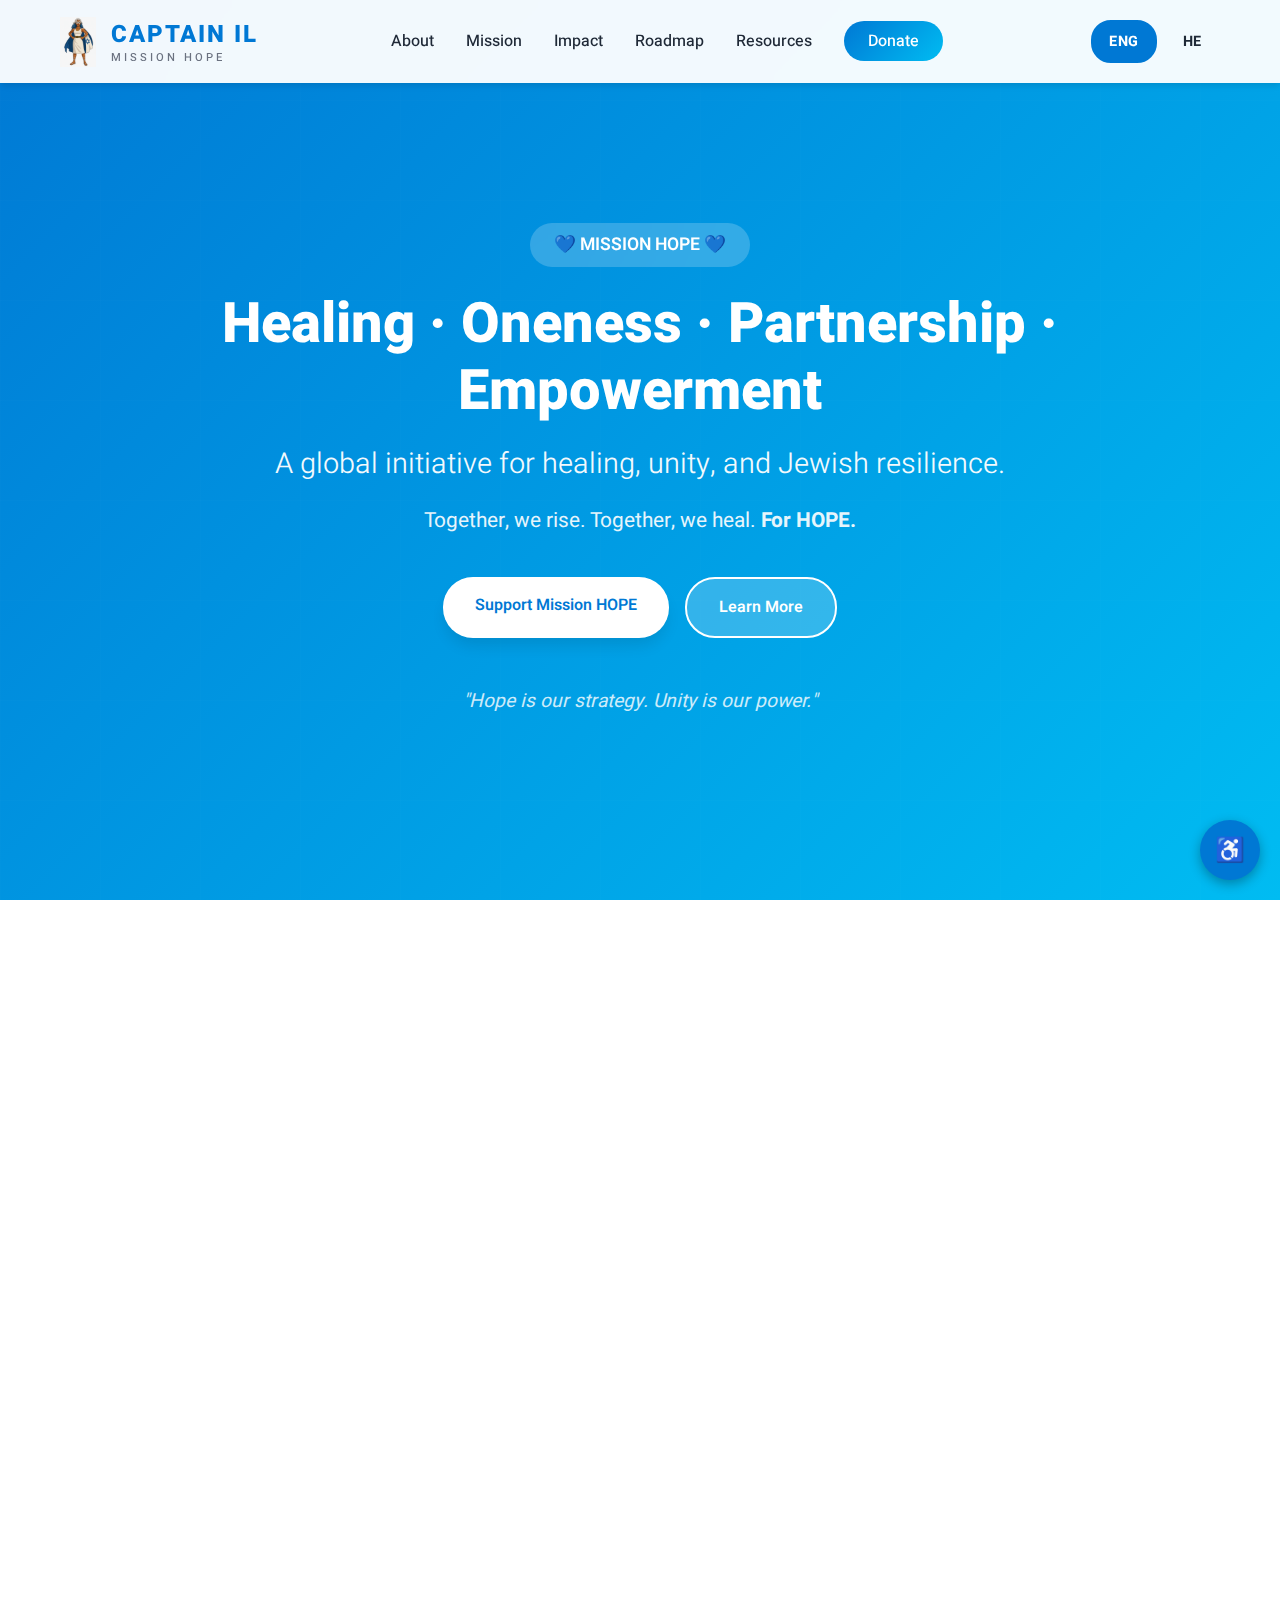
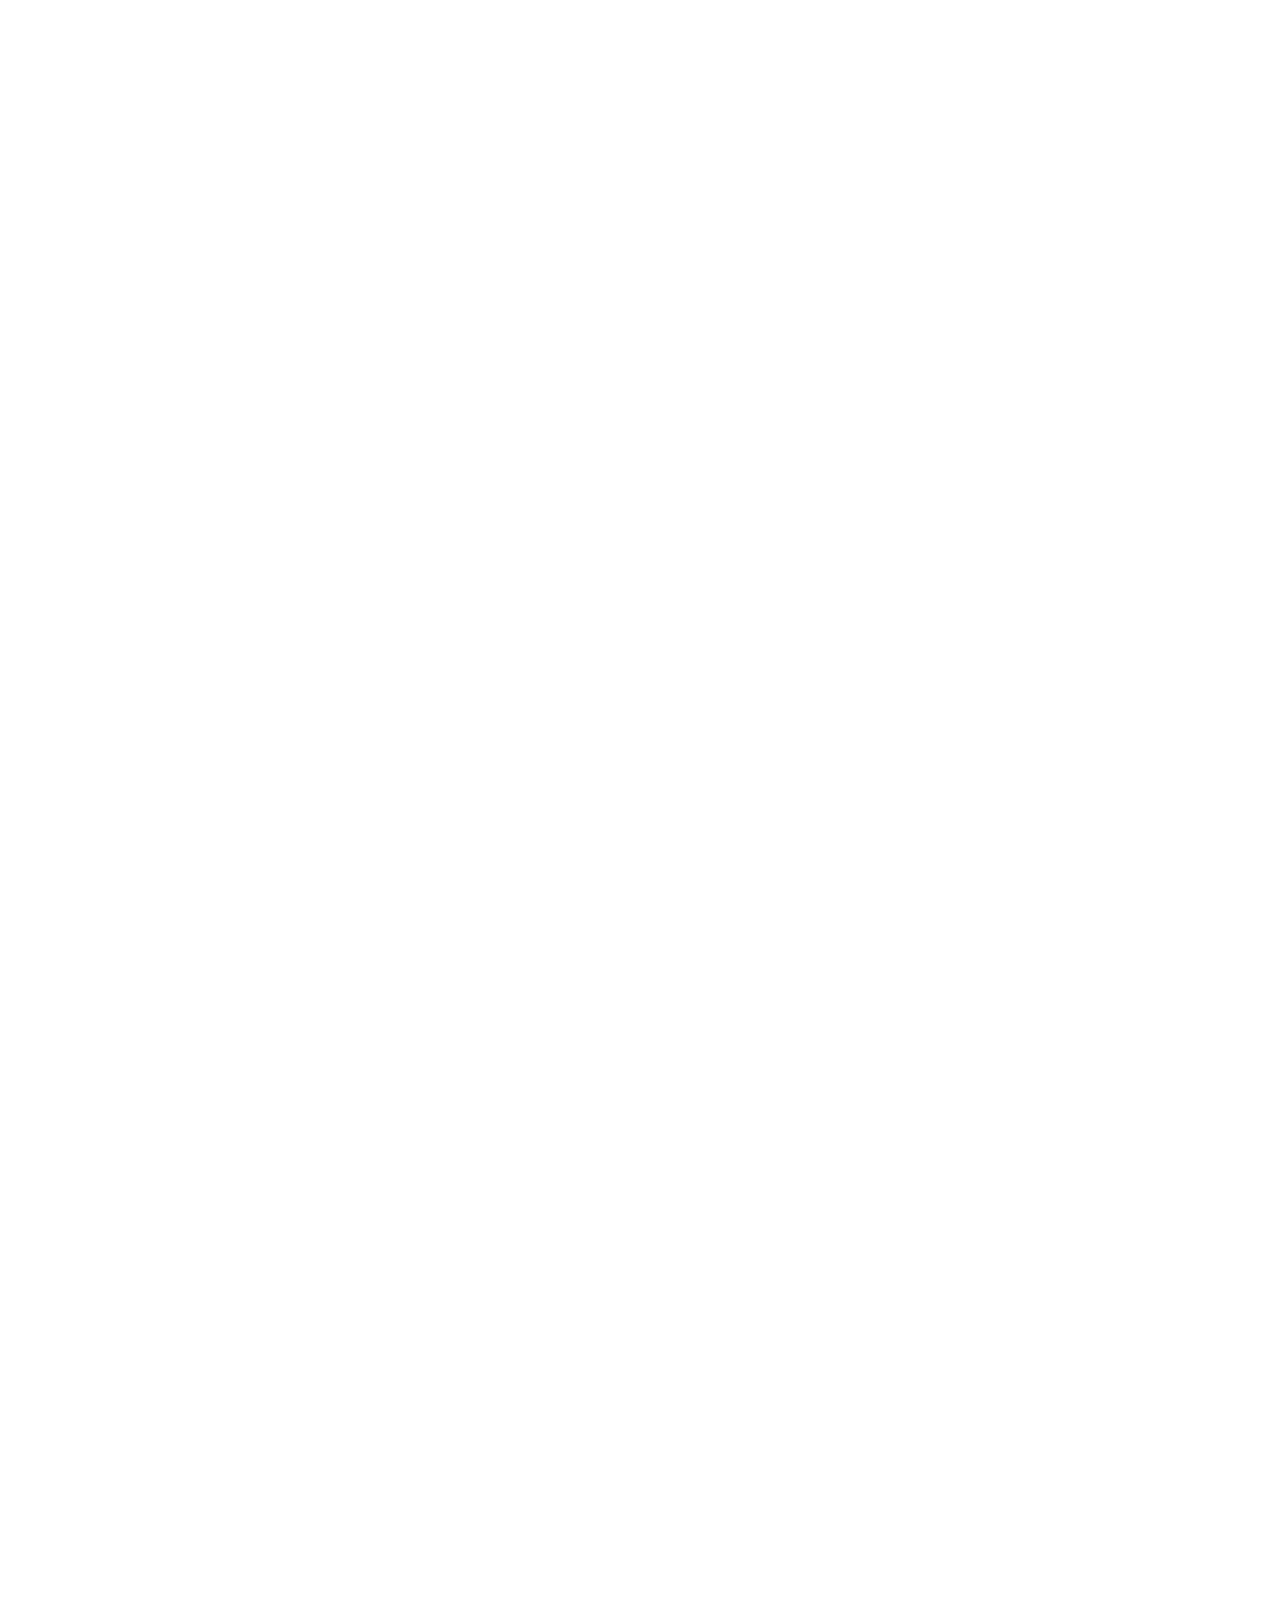
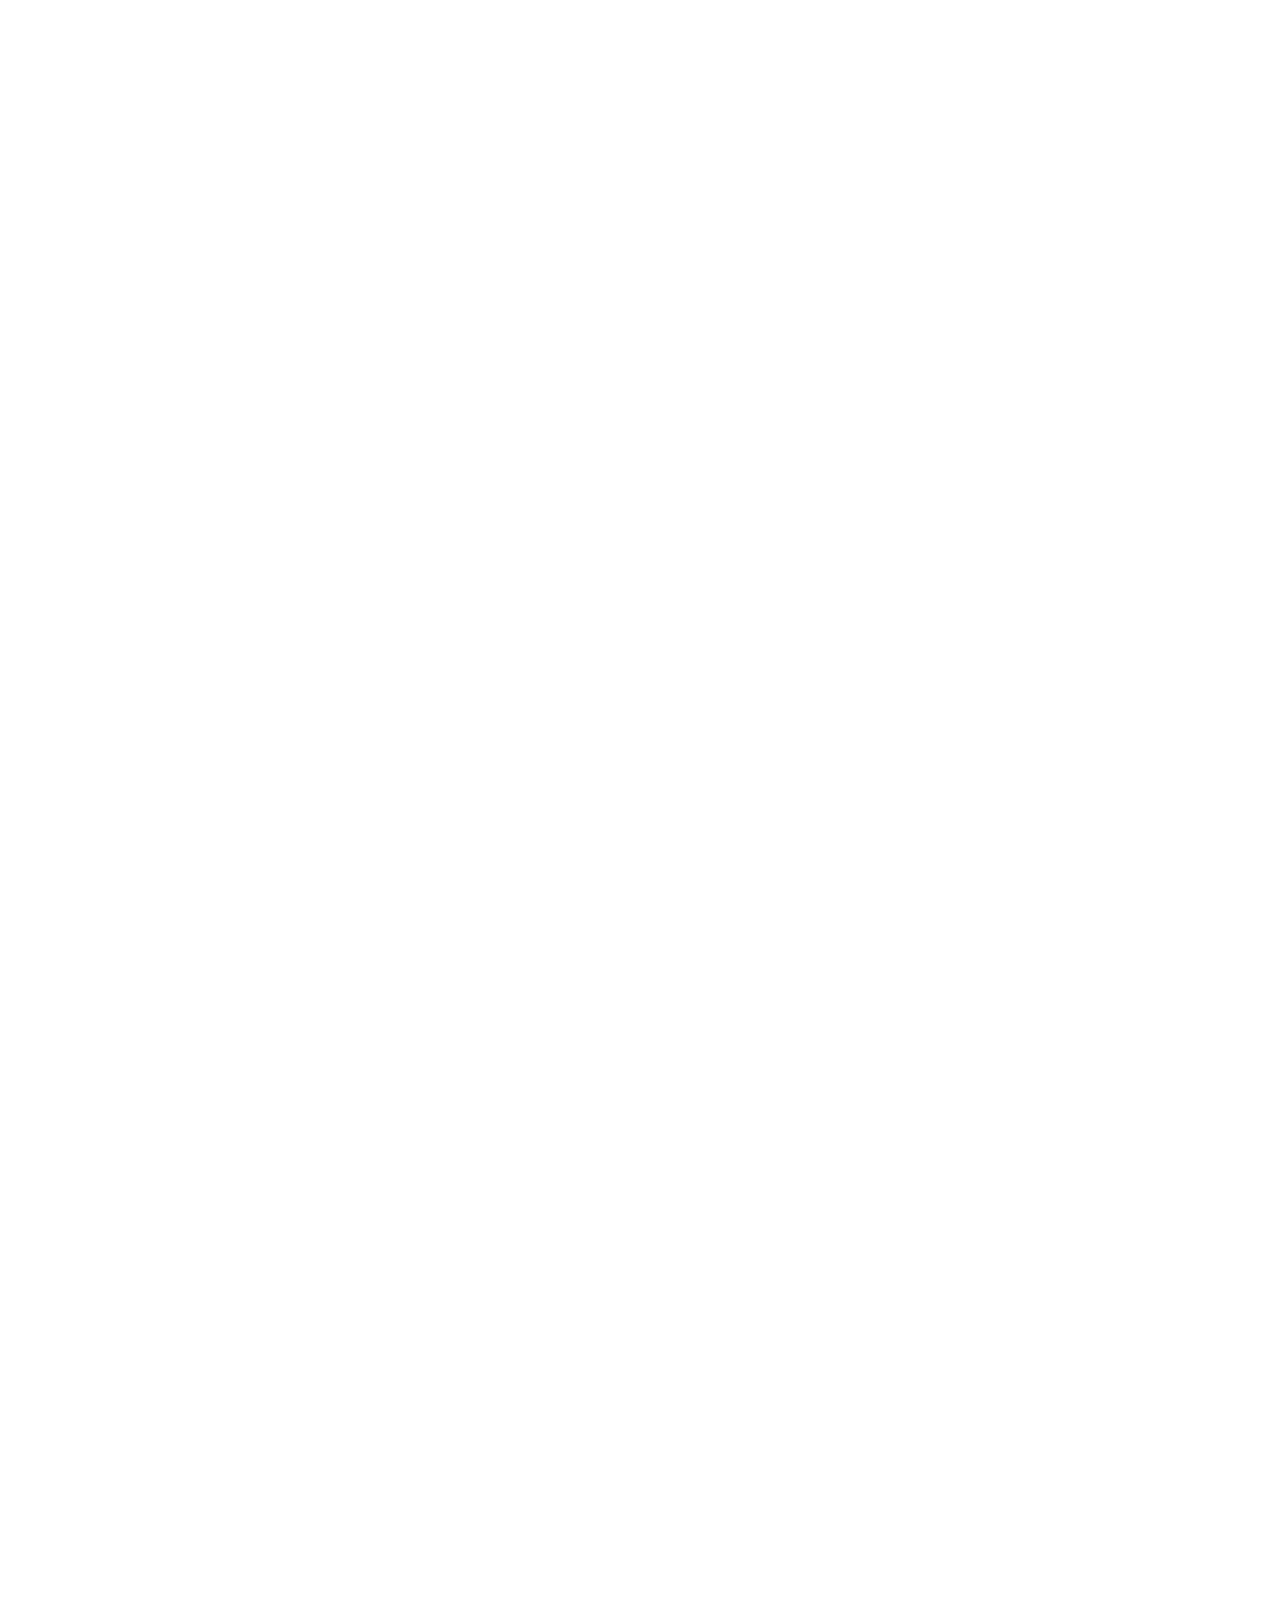
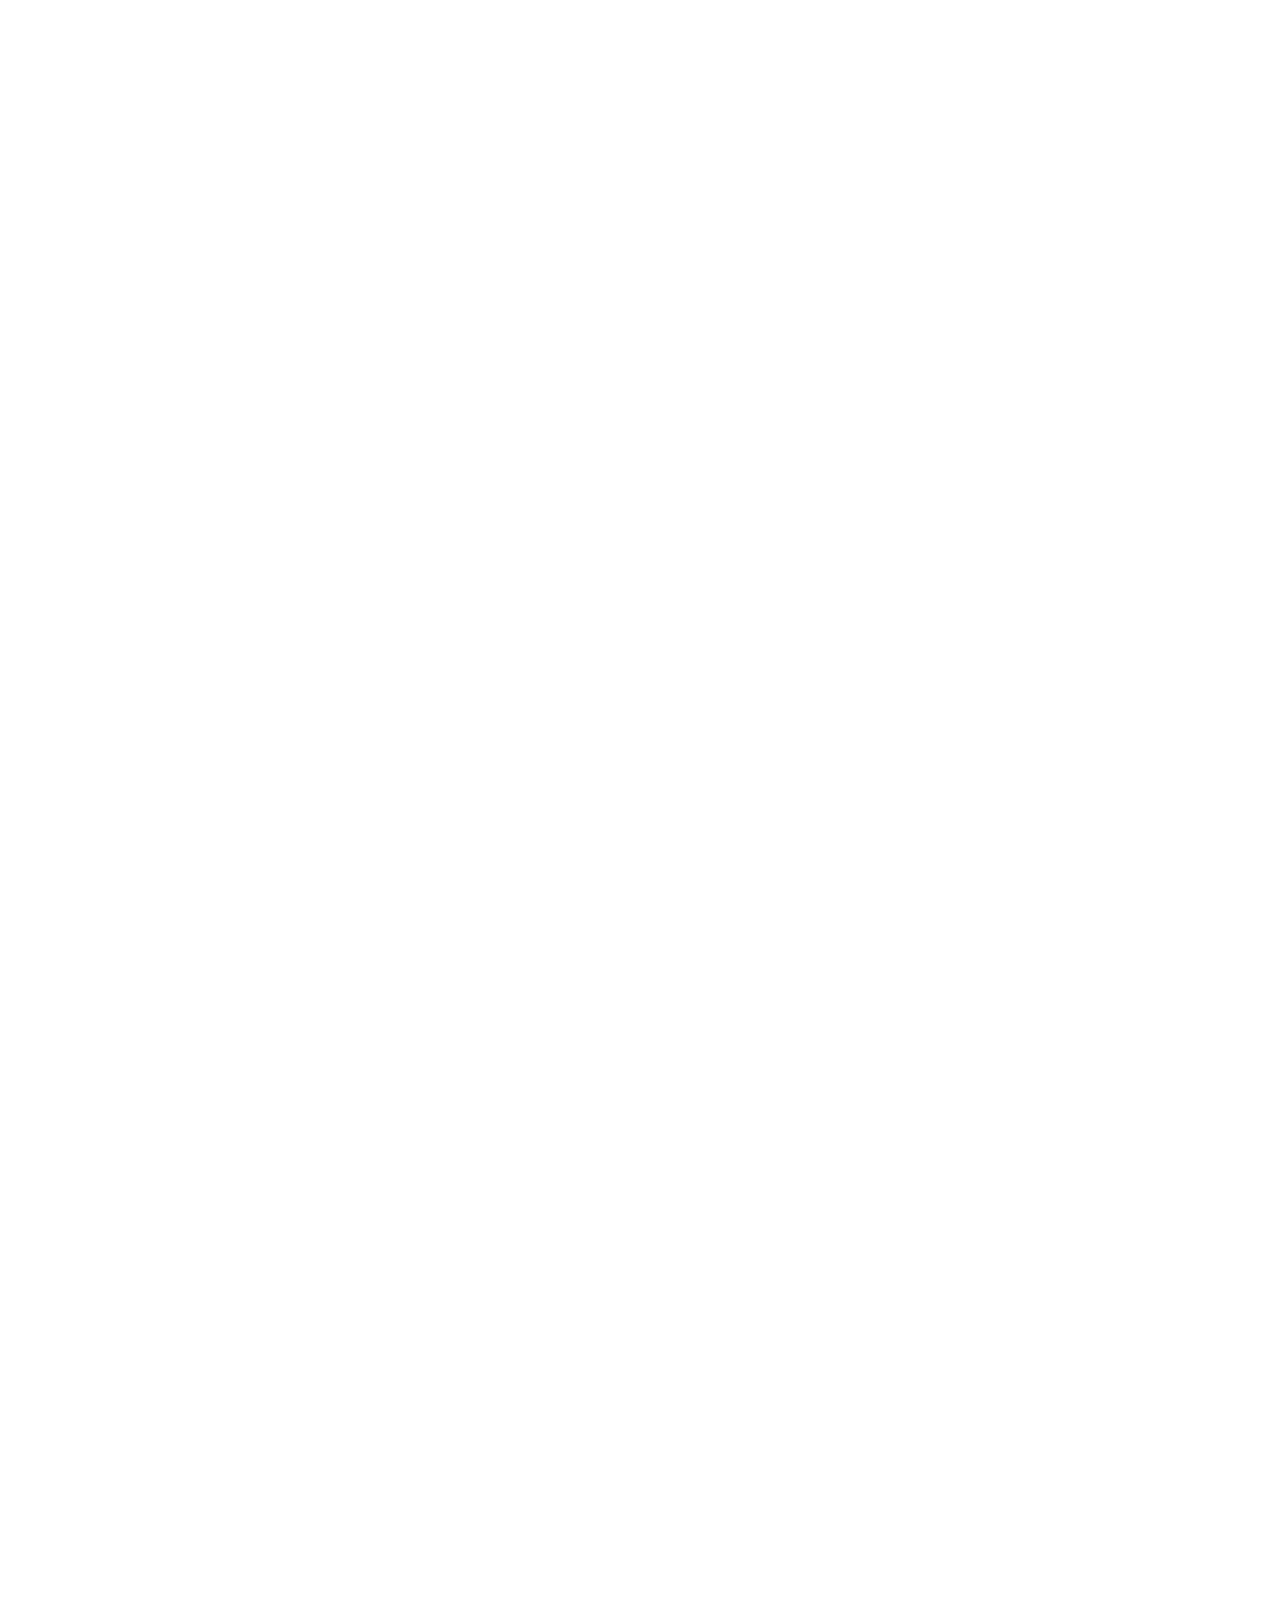
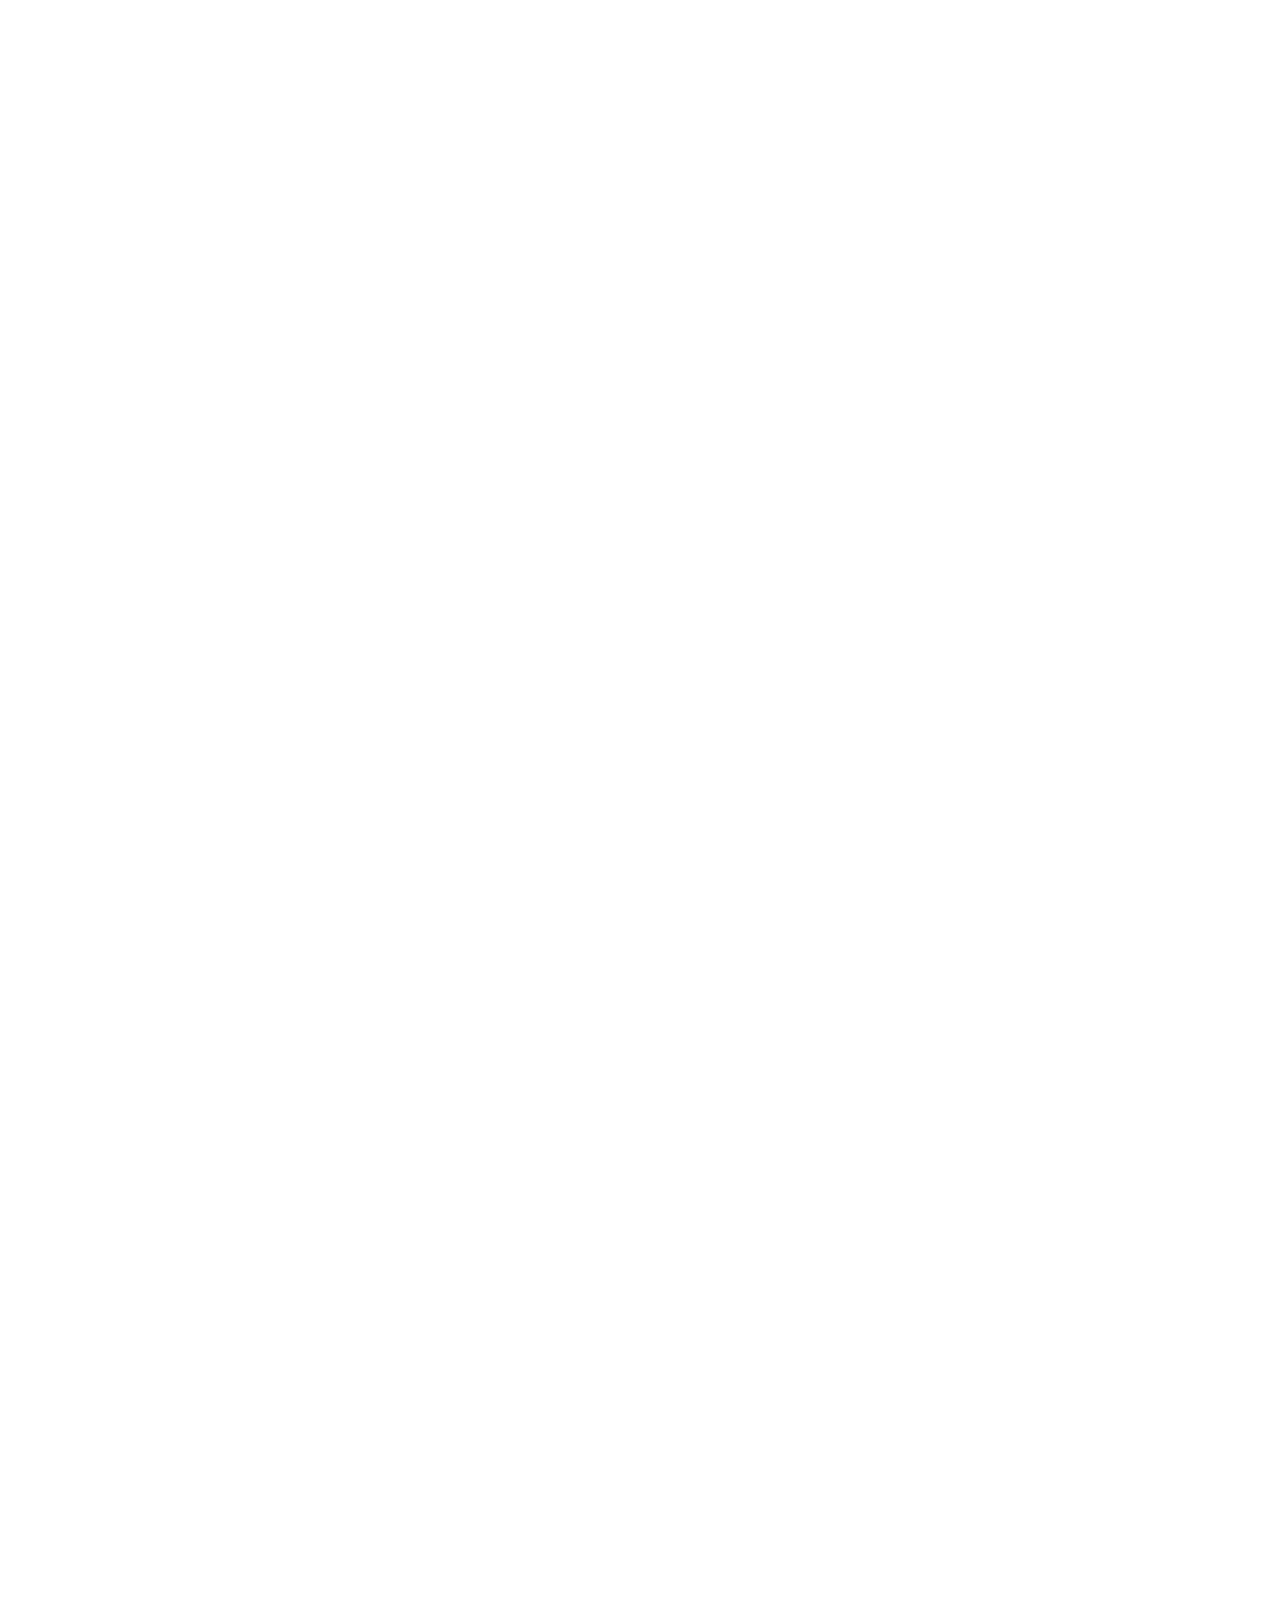
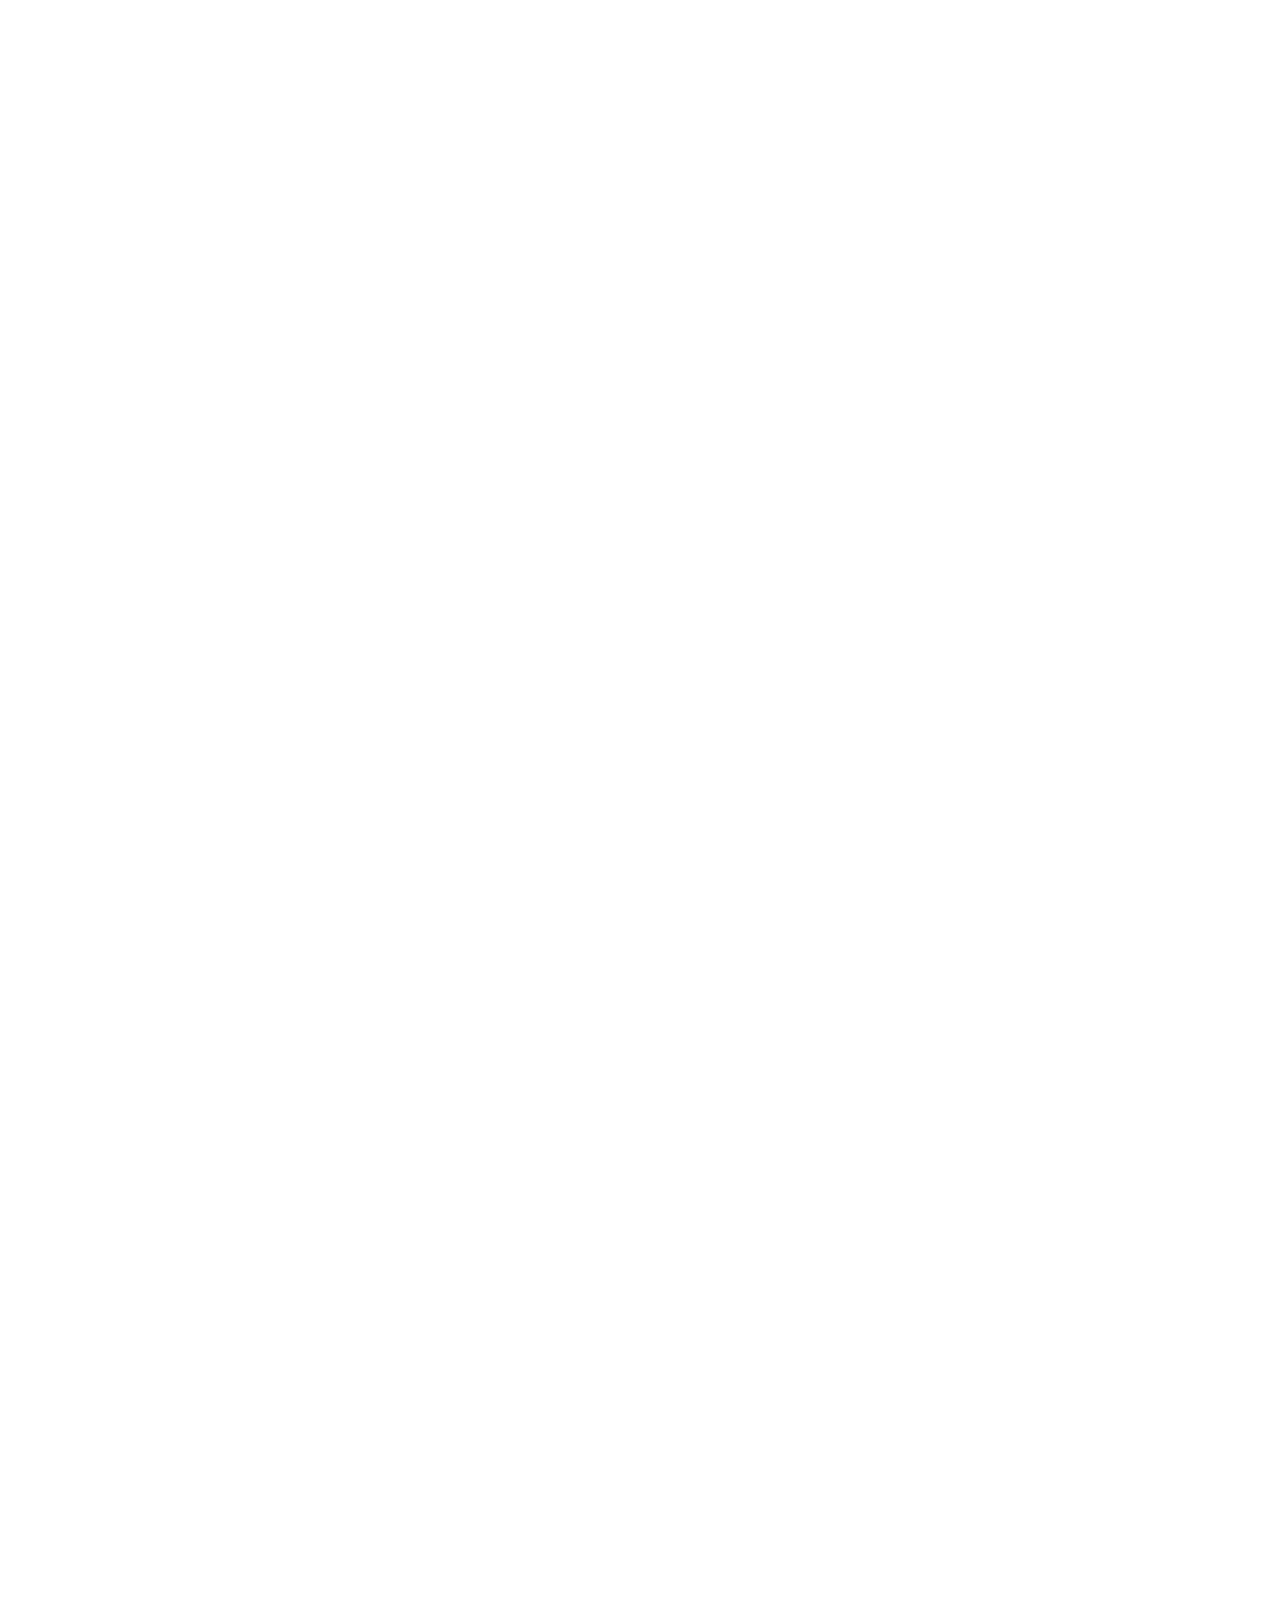
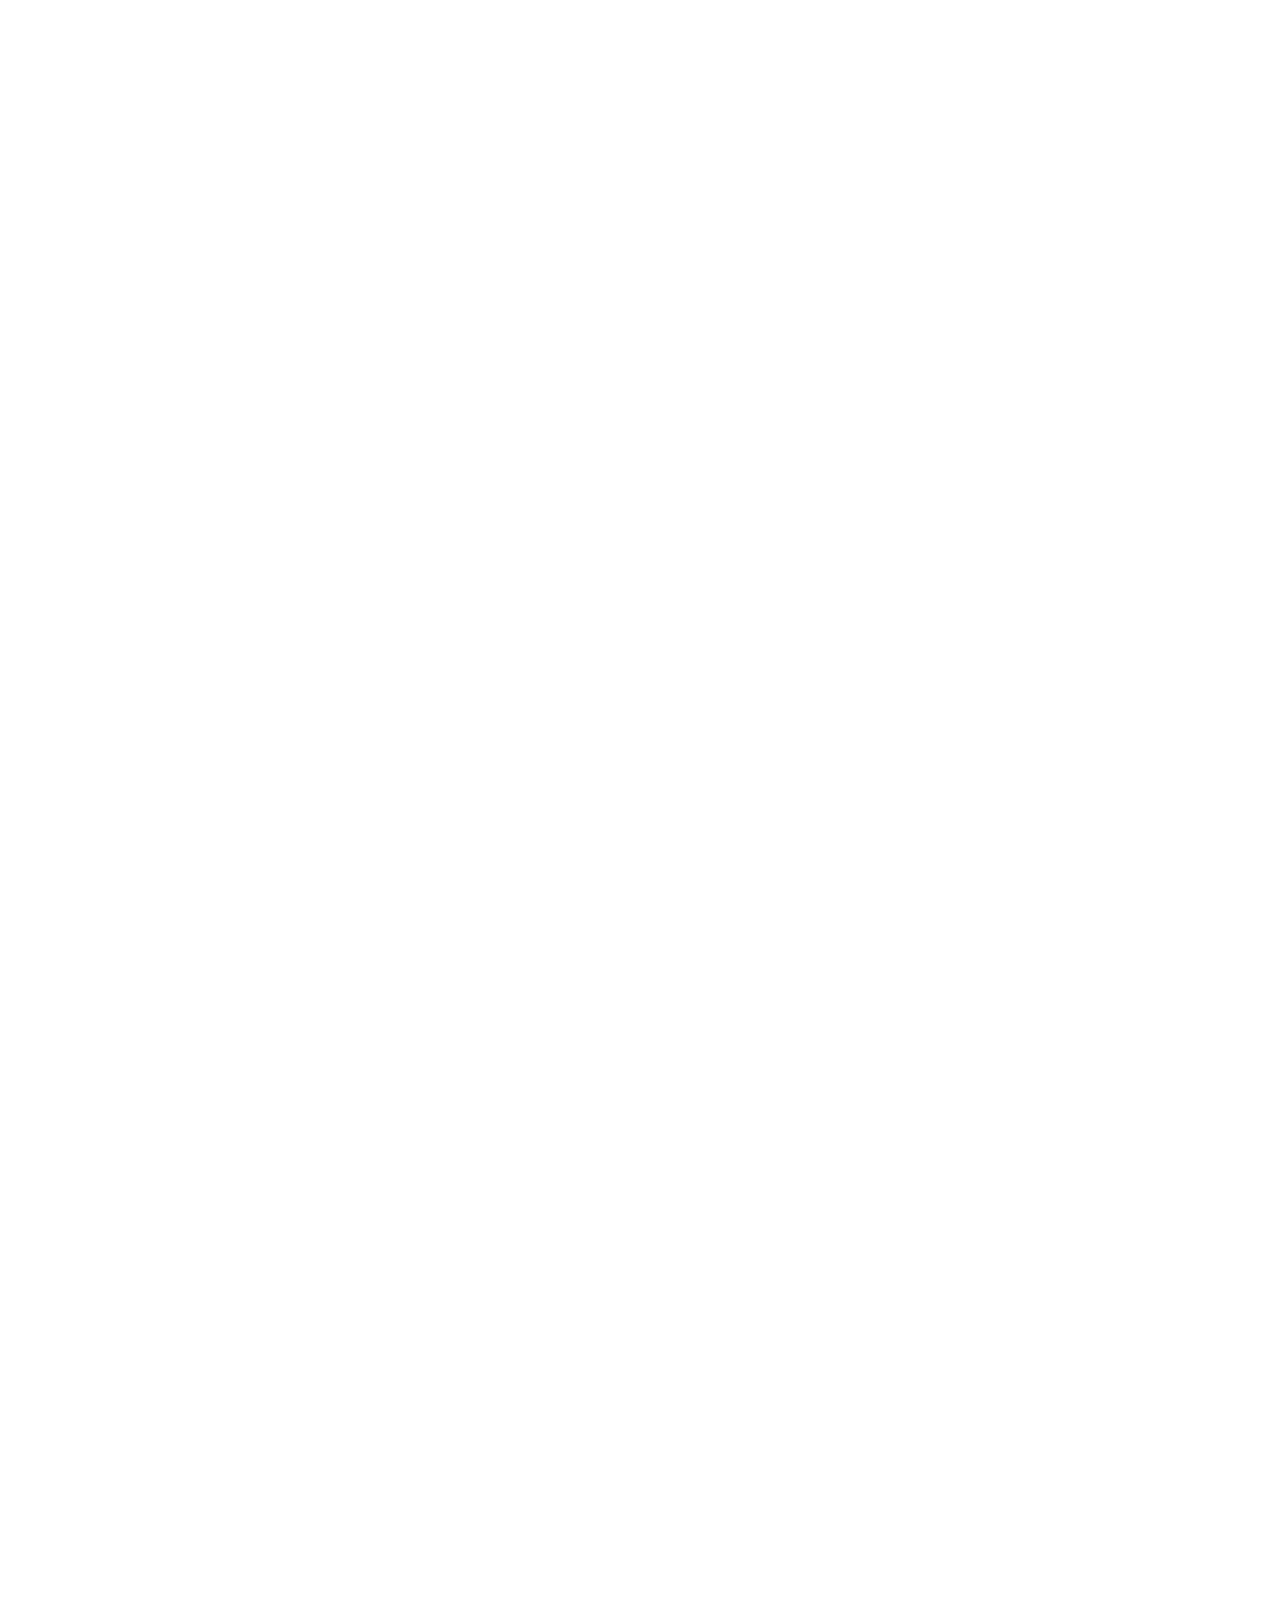
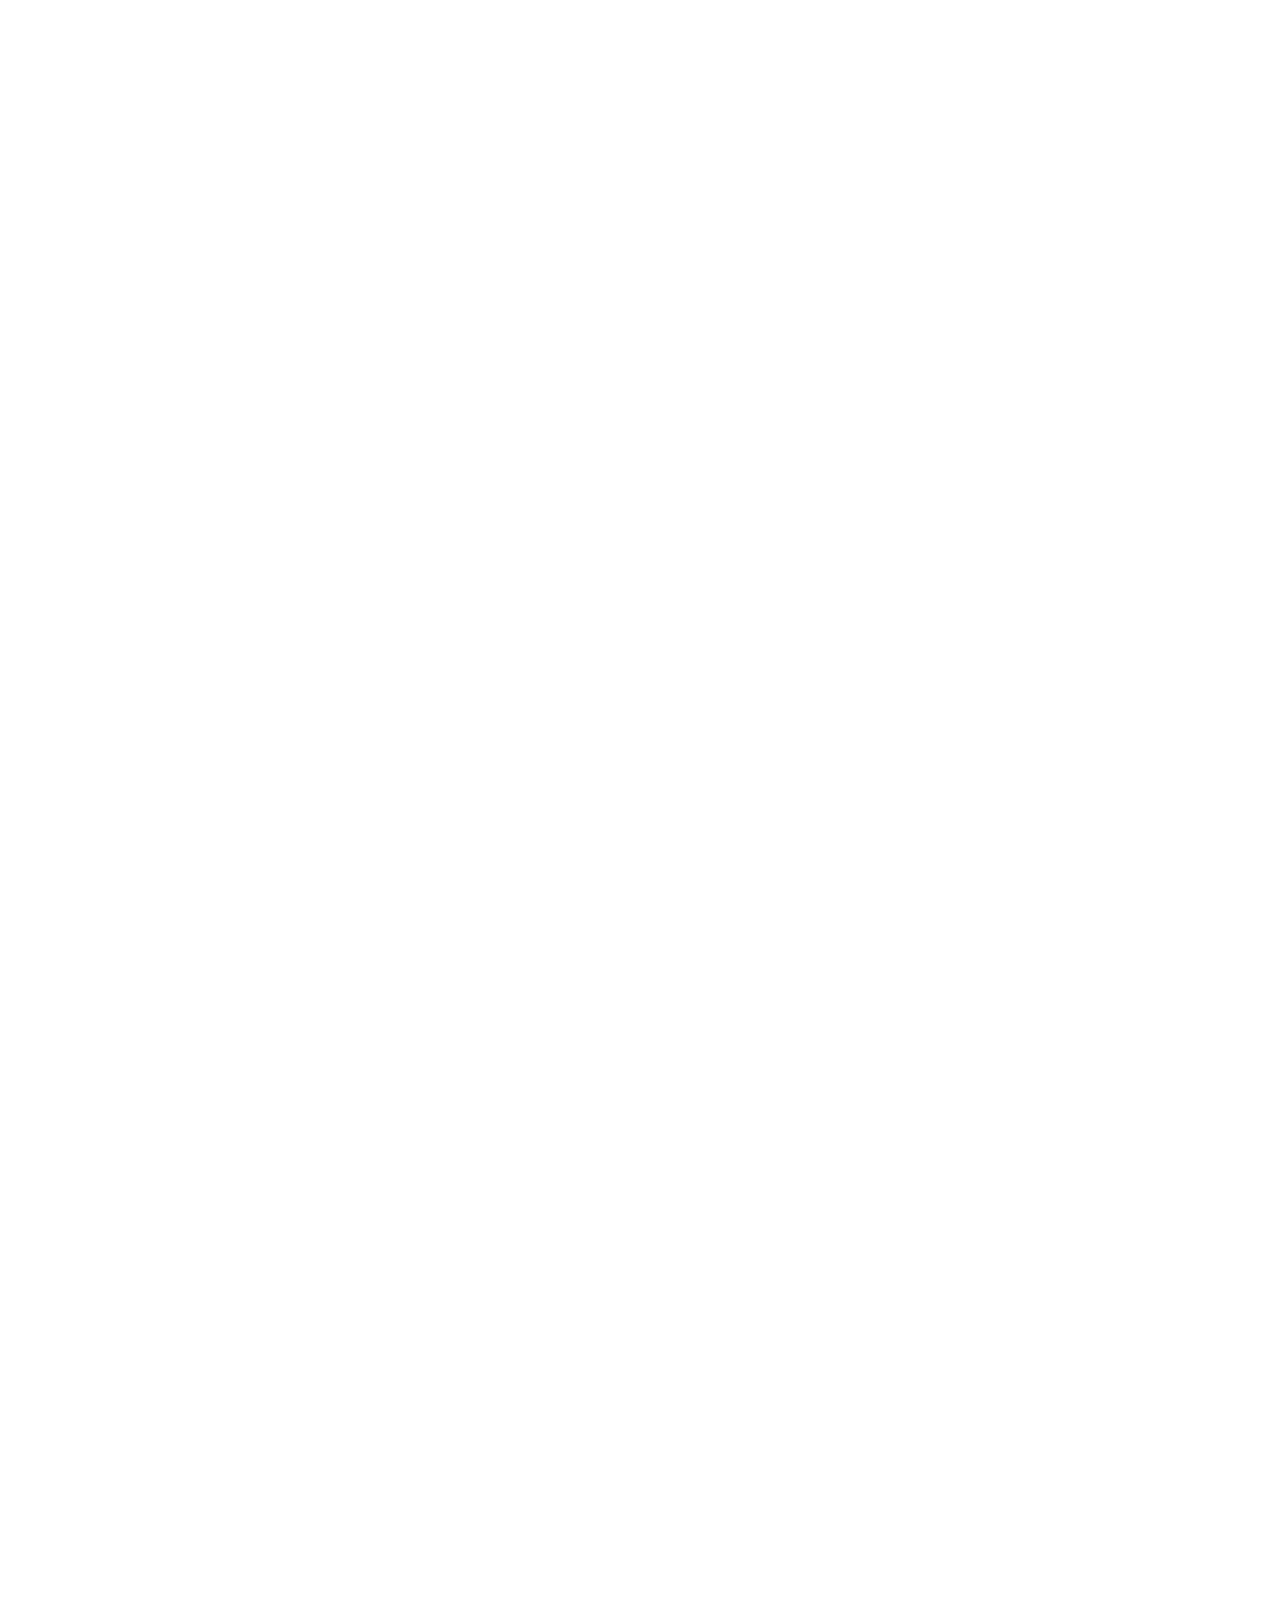
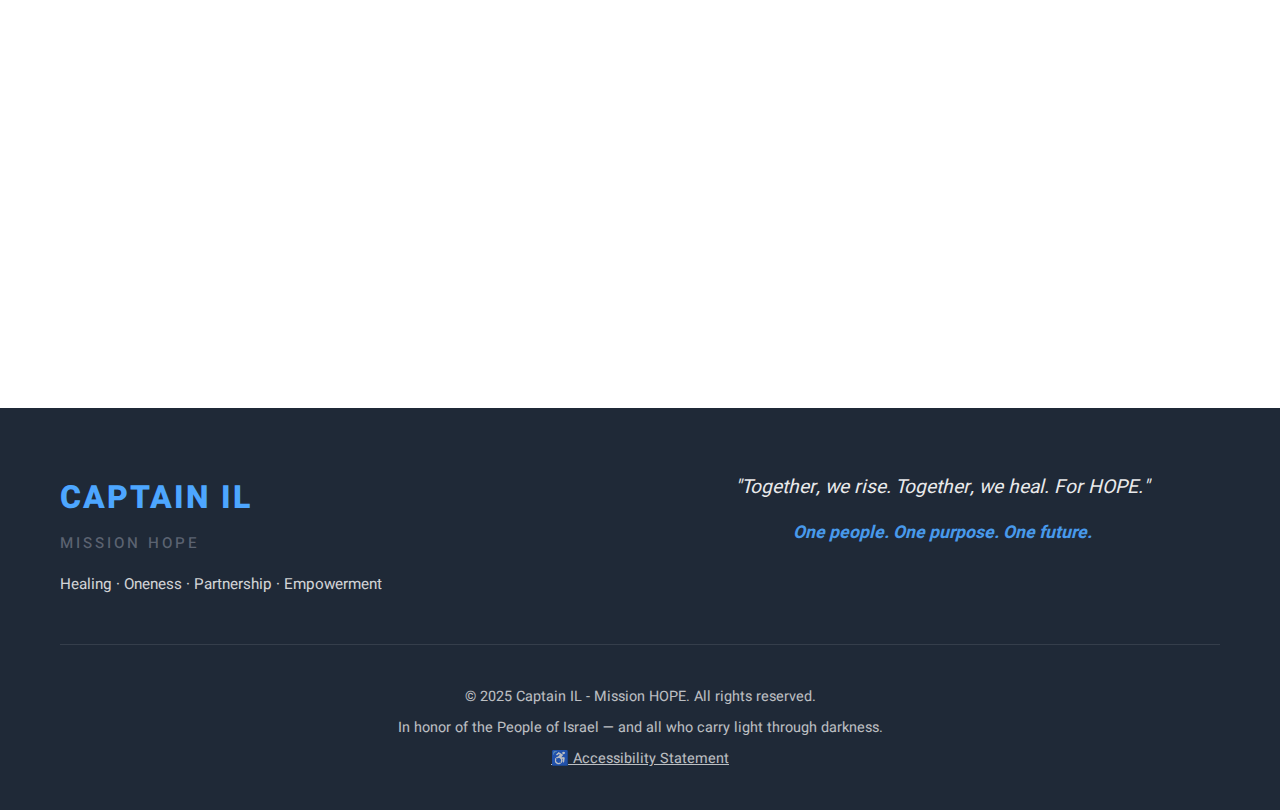
<file: index.html>
<!DOCTYPE html>
<html lang="en">
<head>
    <meta charset="UTF-8">
    <meta name="viewport" content="width=device-width, initial-scale=1.0">
    <title>Captain IL - Mission HOPE | Healing, Unity & Hope for Israel</title>
    <meta name="description" content="Join Captain IL's Mission HOPE - A global movement for healing the Jewish people, supporting IDF veterans, and amplifying Israel's story of resilience.">
    <link rel="stylesheet" href="styles.css">
    <link rel="preconnect" href="https://fonts.googleapis.com">
    <link rel="preconnect" href="https://fonts.gstatic.com" crossorigin>
    <link href="https://fonts.googleapis.com/css2?family=Heebo:wght@300;400;500;600;700;800&display=swap" rel="stylesheet">
</head>
<body>
    <!-- Navigation -->
    <nav class="navbar">
        <div class="container">
            <div class="nav-brand" style="display: flex; align-items: center; gap: 15px;">
                <img src="Assets/capitan.png" alt="Captain IL Logo" style="height: 50px; width: auto;">
                <div>
                    <h1>CAPTAIN IL</h1>
                    <span class="tagline">MISSION HOPE</span>
                </div>
            </div>
            <ul class="nav-menu">
                <li><a href="#about">About</a></li>
                <li><a href="#mission">Mission</a></li>
                <li><a href="#impact">Impact</a></li>
                <li><a href="#roadmap">Roadmap</a></li>
                <li><a href="#resources">Resources</a></li>
                <li><a href="#donate" class="btn-nav">Donate</a></li>
            </ul>
            <div class="language-switcher">
                <a href="index.html" class="lang-btn active" title="English">
                    ENG
                </a>
                <a href="index-he.html" class="lang-btn" title="עברית">
                    HE
                </a>
            </div>
            <div class="hamburger">
                <span></span>
                <span></span>
                <span></span>
            </div>
        </div>
    </nav>

    <!-- Hero Section -->
    <section class="hero">
        <div class="hero-overlay"></div>
        <div class="container hero-content">
            <div class="hero-badge">💙 MISSION HOPE 💙</div>
            <h1 class="hero-title">Healing · Oneness · Partnership · Empowerment</h1>
            <p class="hero-subtitle">A global initiative for healing, unity, and Jewish resilience.</p>
            <p class="hero-description">
                Together, we rise. Together, we heal. <strong>For HOPE.</strong>
            </p>
            <div class="hero-buttons">
                <a href="#donate" class="btn btn-primary">Support Mission HOPE</a>
                <a href="#about" class="btn btn-secondary">Learn More</a>
            </div>
            <div class="hero-quote">
                "Hope is our strategy. Unity is our power."
            </div>
        </div>
    </section>

    <!-- About Section -->
    <section id="about" class="about">
        <div class="container">
            <div class="section-header">
                <span class="section-badge">💙 ABOUT</span>
                <h2>Healing the People · Reframing Israel's Story · Inspiring the World</h2>
            </div>
            <div class="about-grid">
                <div class="about-card">
                    <div class="card-icon">🌟</div>
                    <h3>Who We Are</h3>
                    <p>Captain IL is a global Zionist initiative — the face of a growing movement dedicated to strengthening and healing the Jewish people, and amplifying Israel's story to the world.</p>
                </div>
                <div class="about-card">
                    <div class="card-icon">🕊️</div>
                    <h3>Our Vision</h3>
                    <p>A world where every Jew feels connected, proud, and part of a living story of resilience and renewal. Where trauma transforms into growth, strength into compassion, and identity into a source of hope.</p>
                </div>
                <div class="about-card">
                    <div class="card-icon">💫</div>
                    <h3>Mission HOPE</h3>
                    <p>Through Mission HOPE, we connect Israel's journey of courage and renewal with communities worldwide — transforming trauma into purpose and building a global alliance of light, unity, and resilience.</p>
                </div>
            </div>
        </div>
    </section>

    <!-- Mission Section -->
    <section id="mission" class="mission">
        <div class="container">
            <div class="section-header">
                <span class="section-badge">🌍 OUR MISSION</span>
                <h2>Unity · Healing · Hope</h2>
                <p class="section-subtitle">A global movement to strengthen Jewish identity, reframe Israel's story, and heal our people after the October 7 attack — in Israel and worldwide.</p>
            </div>
            <div class="mission-pillars">
                <div class="pillar">
                    <div class="pillar-icon">🎥</div>
                    <h3>Storytelling & Media</h3>
                    <p>Inspiring content led by Captain IL</p>
                    <ul>
                        <li>Positive narrative</li>
                        <li>Belonging</li>
                        <li>Pride</li>
                    </ul>
                </div>
                <div class="pillar">
                    <div class="pillar-icon">🛡️</div>
                    <h3>Healing & Recovery</h3>
                    <p>Creating accessible spaces of healing & support</p>
                    <ul>
                        <li>Post-traumatic growth</li>
                        <li>Community</li>
                        <li>Recovery</li>
                    </ul>
                </div>
                <div class="pillar">
                    <div class="pillar-icon">🤝</div>
                    <h3>Global Community</h3>
                    <p>Uniting Jews worldwide through shared purpose</p>
                    <ul>
                        <li>Togetherness</li>
                        <li>Partnership</li>
                        <li>Hope</li>
                    </ul>
                </div>
            </div>
        </div>
    </section>

    <!-- Goals Section -->
    <section class="goals">
        <div class="container">
            <div class="section-header">
                <span class="section-badge">🎯 CORE GOALS</span>
                <h2>Healing · Oneness · Partnership · Empowerment</h2>
            </div>
            <div class="goals-grid">
                <div class="goal-card">
                    <div class="goal-icon">🎥</div>
                    <h3>Global Zionist Storytelling</h3>
                    <p>Reframing Israel's image worldwide</p>
                </div>
                <div class="goal-card">
                    <div class="goal-icon">🌍</div>
                    <h3>Israel–Diaspora Unity</h3>
                    <p>Building one connected Jewish community</p>
                </div>
                <div class="goal-card">
                    <div class="goal-icon">🧠</div>
                    <h3>Collective Trauma Healing</h3>
                    <p>Turning pain into strength & purpose</p>
                </div>
                <div class="goal-card">
                    <div class="goal-icon">🛡️</div>
                    <h3>Support for Veterans</h3>
                    <p>Wellbeing & recovery for IDF heroes</p>
                </div>
                <div class="goal-card">
                    <div class="goal-icon">⭐</div>
                    <h3>Leadership Empowerment</h3>
                    <p>Growing future changemakers</p>
                </div>
            </div>
        </div>
    </section>

    <!-- Why Now Section -->
    <section class="why-now">
        <div class="container">
            <div class="why-now-content">
                <span class="section-badge">⏰ WHY NOW</span>
                <h2>HOPE is not optional — it's our responsibility.</h2>
                <div class="why-now-grid">
                    <div class="why-now-item">
                        <p>There is an urgent need for a broader, more holistic approach to trauma, healing, and post-trauma growth — to make recovery tools accessible for soldiers, reservists, and civilians affected by terror, in Israel and worldwide.</p>
                    </div>
                    <div class="why-now-item">
                        <p>We must respond swiftly and effectively to the national trauma of October 7 — creating recovery pathways that are both immediate and sustainable.</p>
                    </div>
                </div>
            </div>
        </div>
    </section>

    <!-- Impact Section -->
    <section id="impact" class="impact">
        <div class="container">
            <div class="section-header">
                <span class="section-badge">⭐ IMPACT SO FAR</span>
                <h2>Building Foundations for Global Change</h2>
            </div>
            <div class="impact-timeline">
                <div class="impact-item">
                    <div class="impact-checkmark">✅</div>
                    <h3>Captain IL Brand & Identity</h3>
                    <p>Symbol, storytelling language & visual world established</p>
                </div>
                <div class="impact-item">
                    <div class="impact-checkmark">✅</div>
                    <h3>Veteran Recovery Club — "448"</h3>
                    <p>Safe space for combat reservists to connect & rebuild</p>
                </div>
                <div class="impact-item">
                    <div class="impact-checkmark">✅</div>
                    <h3>Mental Health & Recovery Pilots</h3>
                    <p>Early-stage healing programs with Israeli & global trauma experts</p>
                </div>
                <div class="impact-item">
                    <div class="impact-checkmark">✅</div>
                    <h3>"HOPE Recovery Guide"</h3>
                    <p>Practical healing tools for soldiers, families & supporters</p>
                </div>
                <div class="impact-item">
                    <div class="impact-checkmark">✅</div>
                    <h3>Leadership & Healing Delegation</h3>
                    <p>Commanders' mission to Burning Man — global bridge of hope</p>
                </div>
                <div class="impact-item">
                    <div class="impact-checkmark">✅</div>
                    <h3>Growing Community Alliances</h3>
                    <p>Supporters, creators & advocates in Israel and worldwide</p>
                </div>
                <div class="impact-item">
                    <div class="impact-checkmark">✅</div>
                    <h3>Wellness & Hormesis Activities</h3>
                    <p>Collaborations with Hormesis Club TLV - "Wellbulance" mobile wellness unit brings recovery, movement & resilience to soldiers on and off the field</p>
                </div>
            </div>
        </div>
    </section>

    <!-- Roadmap Section -->
    <section id="roadmap" class="roadmap">
        <div class="container">
            <div class="section-header">
                <span class="section-badge">🚀 ROADMAP 2025–2026</span>
                <h2>From Narrative to Healing — From Identity to Resilience</h2>
            </div>
            <div class="roadmap-timeline">
                <div class="roadmap-phase">
                    <div class="phase-header">
                        <h3>Q4 2025</h3>
                        <div class="phase-title">🔥 Launch & Ignition</div>
                    </div>
                    <ul>
                        <li>Official Launch</li>
                        <li>Healing guide for soldiers & reservists</li>
                        <li>First fundraising</li>
                    </ul>
                </div>
                <div class="roadmap-phase">
                    <div class="phase-header">
                        <h3>Q1 2026</h3>
                        <div class="phase-title">🛡️ Healing Activation</div>
                    </div>
                    <ul>
                        <li>Jewish & Global Creative community engagement</li>
                        <li>Healing community</li>
                        <li>"HOPE Leaders" training</li>
                    </ul>
                </div>
                <div class="roadmap-phase">
                    <div class="phase-header">
                        <h3>Q2 2026</h3>
                        <div class="phase-title">🎥 Media Takeoff</div>
                    </div>
                    <ul>
                        <li>Narrative of resilience</li>
                        <li>PTSG-based recovery programs</li>
                        <li>Delegations IL-US</li>
                    </ul>
                </div>
                <div class="roadmap-phase">
                    <div class="phase-header">
                        <h3>Q3 2026</h3>
                        <div class="phase-title">🌍 Strategic Global Bridges</div>
                    </div>
                    <ul>
                        <li>Jewish world + allies</li>
                        <li>Ambassadors of HOPE</li>
                        <li>Events, panels & global community programs</li>
                    </ul>
                </div>
                <div class="roadmap-phase">
                    <div class="phase-header">
                        <h3>Q4 2026</h3>
                        <div class="phase-title">🌟 LIGHT SUMMIT</div>
                    </div>
                    <ul>
                        <li>International content</li>
                        <li>Educational & cultural activation</li>
                        <li>First worldwide gathering in Israel</li>
                        <li>Celebrating growth & planning 2027 strategy</li>
                    </ul>
                </div>
            </div>
        </div>
    </section>

    <!-- Beyond 2026 Section -->
    <section class="beyond-2026">
        <div class="container">
            <div class="section-header">
                <span class="section-badge">🎯 BEYOND 2026</span>
                <h2>Expanding the Mission of HOPE</h2>
            </div>
            <div class="beyond-grid">
                <div class="beyond-item">
                    <div class="beyond-icon">💙</div>
                    <h3>Captain IL Therapeutic AI App</h3>
                    <p>AI-based healing companion inspired by Captain IL</p>
                </div>
                <div class="beyond-item">
                    <div class="beyond-icon">👥</div>
                    <h3>Jewish-American Youth Leadership Program</h3>
                    <p>Strengthening Jewish-Israeli identity, resilience & leadership</p>
                </div>
                <div class="beyond-item">
                    <div class="beyond-icon">🎨</div>
                    <h3>IDF-Style Summer Camp (USA)</h3>
                    <p>Building teamwork, values & emotional strength through experience</p>
                </div>
                <div class="beyond-item">
                    <div class="beyond-icon">🕊️</div>
                    <h3>Global Leadership & Healing Delegation</h3>
                    <p>Expanding the bridge of HOPE worldwide</p>
                </div>
                <div class="beyond-item">
                    <div class="beyond-icon">💰</div>
                    <h3>Healing Ventures Fund</h3>
                    <p>Impact-investment fund for social & healing innovation</p>
                </div>
            </div>
            <div class="beyond-footer">
                <p class="beyond-tagline">From recovery to leadership — building the healing economy of HOPE.</p>
            </div>
        </div>
    </section>

    <!-- Funding Section -->
    <section id="donate" class="funding">
        <div class="container">
            <div class="section-header">
                <span class="section-badge">💰 WHAT WE NEED</span>
                <h2>Investment in the Soul, Strength and Future</h2>
                <p class="funding-goal">Total Initial Goal: <strong>$2,500,000</strong></p>
            </div>
            <div class="funding-breakdown">
                <div class="funding-item">
                    <div class="funding-bar">
                        <div class="funding-fill" style="width: 45%;">45%</div>
                    </div>
                    <h3>🛡️ Healing & Recovery Spaces</h3>
                    <p>Mental health support, veterans' clubs & resilience programs</p>
                    <p class="funding-desc">→ Empowering soldiers, reservists & families to rebuild their lives</p>
                </div>
                <div class="funding-item">
                    <div class="funding-bar">
                        <div class="funding-fill" style="width: 35%;">35%</div>
                    </div>
                    <h3>🎥 Storytelling & Media</h3>
                    <p>Videos, campaigns, brand world & global narrative shift</p>
                    <p class="funding-desc">→ Reframing the story of Israel for the world</p>
                </div>
                <div class="funding-item">
                    <div class="funding-bar">
                        <div class="funding-fill" style="width: 20%;">20%</div>
                    </div>
                    <h3>🤝 Global Community & Partnerships</h3>
                    <p>Alliances, events & Jewish unity initiatives</p>
                    <p class="funding-desc">→ Connecting our people — everywhere</p>
                </div>
            </div>
            <div class="donate-cta">
                <h2>🧩 JOIN MISSION HOPE</h2>
                <p>Be part of a global movement of healing, unity, and hope. Together, we're building resilience, connection, and pride — lighting the way forward for Israel and the world.</p>
                <a href="#contact" class="btn btn-primary btn-large">Support Captain IL</a>
            </div>
        </div>
    </section>

    <!-- Resources Section -->
    <section id="resources" class="resources">
        <div class="container">
            <div class="section-header">
                <span class="section-badge">📚 HEALING RESOURCES</span>
                <h2>Guides & Tools for Recovery</h2>
                <p class="section-subtitle">Essential resources for mental health, trauma recovery, and post-traumatic growth</p>
            </div>
            <div class="resources-grid">
                <div class="resource-card featured">
                    <div class="resource-header">
                        <div class="resource-icon">📖</div>
                        <h3>Mental Recovery Guide</h3>
                        <p class="resource-subtitle">מדריך לשיקום הנפש: חזרה לאיזון ולחיים אחרי המלחמה</p>
                    </div>
                    <div class="resource-content">
                        <p class="resource-description">
                            A comprehensive personal-communal guide for mental recovery after war. Created with love for IDF reservists and all Israelis carrying the burden of recent trauma. <strong>Available in both Hebrew and English.</strong>
                        </p>
                        <div class="resource-highlights">
                            <h4>What's Inside:</h4>
                            <ul>
                                <li>🧠 Understanding war trauma and normal reactions</li>
                                <li>💫 Symptoms of "returning to routine" after combat</li>
                                <li>🌿 Step-by-step mental rehabilitation process</li>
                                <li>🛠️ Daily coping tools & practical exercises</li>
                                <li>📞 Support resources, hotlines & communities</li>
                                <li>❤️ Guidance for families and friends</li>
                            </ul>
                        </div>
                        <div class="resource-quote">
                            <p>"להילחם זה אומץ. להרגיש זה גבורה. לבחור לחיות – זה ניצחון."</p>
                            <p class="quote-translation">"To fight is courage. To feel is bravery. To choose to live – that is victory."</p>
                        </div>
                        <div class="resource-actions">
                            <a href="Assets/guide1.pdf" download="Captain-IL-Mental-Recovery-Guide-Hebrew.pdf" class="btn btn-primary">
                                <span>📥 Download Hebrew PDF</span>
                            </a>
                            <a href="Assets/guide1-english.pdf" download="Captain-IL-Mental-Recovery-Guide-English.pdf" class="btn btn-primary">
                                <span>📥 Download English PDF</span>
                            </a>
                            <a href="Assets/guide1-hebrew.html" target="_blank" class="btn btn-secondary">
                                <span>👁️ View Hebrew Guide</span>
                            </a>
                            <a href="Assets/guide1-english.html" target="_blank" class="btn btn-secondary">
                                <span>👁️ View English Guide</span>
                            </a>
                        </div>
                        <div class="resource-footer">
                            <p>Part of Mission HOPE • Created by Captain IL with love for the warriors and people of Israel</p>
                        </div>
                    </div>
                </div>
                
                <div class="resource-card">
                    <div class="resource-icon">🤝</div>
                    <h3>Support Hotlines</h3>
                    <div class="hotline-list">
                        <div class="hotline-item">
                            <strong>*6690</strong>
                            <span>IDF Mental Health Hotline (24/7)</span>
                        </div>
                        <div class="hotline-item">
                            <strong>*8944</strong>
                            <span>"Nefesh Achat" Line</span>
                        </div>
                        <div class="hotline-item">
                            <strong>1201</strong>
                            <span>ERAN - Emotional First Aid</span>
                        </div>
                        <div class="hotline-item">
                            <strong>1-800-363-363</strong>
                            <span>NATAL - National Trauma Center</span>
                        </div>
                    </div>
                </div>

                <div class="resource-card">
                    <div class="resource-icon">🏠</div>
                    <h3>Recovery Communities</h3>
                    <ul class="community-list">
                        <li><strong>Salon 448:</strong> Marina Herzliya - Active community for reservists</li>
                        <li><strong>AMIT Program:</strong> Free wellness tools for reservists</li>
                        <li><strong>Hormesis Club:</strong> Wellness space with special benefits</li>
                        <li><strong>Captain IL Community:</strong> Join us on Facebook & Instagram</li>
                    </ul>
                </div>

                <div class="resource-card">
                    <div class="resource-icon">💪</div>
                    <h3>Daily Coping Tools</h3>
                    <ul class="tools-list">
                        <li>4-7-8 Breathing technique</li>
                        <li>5 Senses grounding exercise</li>
                        <li>Nature walks & outdoor time</li>
                        <li>Physical movement & exercise</li>
                        <li>Journaling & creative expression</li>
                        <li>Mindfulness & meditation</li>
                    </ul>
                </div>
            </div>
            <div class="resources-cta">
                <p class="resources-message">
                    "Recovery is not weakness – it is a process of healing and growth. The journey is not just ours as individuals – it is a collective journey of hearts awakening, learning to breathe, relax, feel, and build together a new world where vulnerability is not weakness – but courage."
                </p>
            </div>
        </div>
    </section>

    <!-- Founder Section -->
    <section class="founder">
        <div class="container">
            <div class="section-header">
                <span class="section-badge">✨ ABOUT THE FOUNDER</span>
                <img src="Assets/capitan.png" alt="Captain IL" style="max-width: 150px; height: auto; margin: 20px auto; display: block;">
                <h2>Bella Bat-hen Baruchi</h2>
                <p class="founder-quote">"Inner strength builds national resilience — and global Jewish revival."</p>
            </div>
            <div class="founder-content">
                <div class="founder-bio">
                    <ul class="founder-credentials">
                        <li>🎖️ 20 years of service — active & reserve IDF officer</li>
                        <li>⚔️ 580 days as HR Operations Officer, Central Command — during the Iron Swords War</li>
                        <li>🎨 Brand, marketing & creative director — expert in narrative strategy & storytelling</li>
                        <li>💫 Certified personal coach & emotional–spiritual therapist</li>
                        <li>🌍 Social entrepreneur & community builder</li>
                        <li>💙 Driven by a deep commitment to healing, unity, and global empowerment</li>
                    </ul>
                </div>
            </div>
        </div>
    </section>

    <!-- Partners Section -->
    <section class="partners">
        <div class="container">
            <div class="section-header">
                <span class="section-badge">🤝 PARTNERS OF HOPE</span>
                <h2>Global Allies United to Heal, Connect, and Inspire Communities Worldwide</h2>
            </div>
            <div class="partners-grid">
                <a href="https://www.hormesis.club/" target="_blank" rel="noopener noreferrer" class="partner-logo">
                    <img src="Assets/Logos/Hormesis.jpg" alt="Hormesis Club">
                </a>
                <a href="https://idrawellness.com/" target="_blank" rel="noopener noreferrer" class="partner-logo">
                    <img src="Assets/Logos/IDRA.webp" alt="IDRA Wellness">
                </a>
                <a href="http://tovoo.co.il/" target="_blank" rel="noopener noreferrer" class="partner-logo">
                    <img src="Assets/Logos/Tov.avif" alt="Tov">
                </a>
                <a href="https://www.hatashtit.co.il/448" target="_blank" rel="noopener noreferrer" class="partner-logo">
                    <img src="Assets/Logos/448.avif" alt="Salon 448">
                </a>
                <a href="https://integrativevitalitycentre.com/" target="_blank" rel="noopener noreferrer" class="partner-logo">
                    <img src="Assets/Logos/integrative.png" alt="Integrative Vitality Centre">
                </a>
            </div>
            <div class="partners-footer">
                <p class="partners-tagline">Together, we create impact through leadership, healing, and innovation.</p>
            </div>
        </div>
    </section>

    <!-- Contact Section -->
    <section id="contact" class="contact">
        <div class="container">
            <div class="section-header">
                <h2>Get Involved</h2>
                <p>Join us in building a global movement of hope and healing</p>
            </div>
            <div class="contact-grid">
                <div class="contact-card">
                    <h3>💰 Make a Donation</h3>
                    <p>Support Mission HOPE with a financial contribution</p>
                    <a href="mailto:Bbbaruchi@gmail.com?subject=Donation Inquiry" class="btn btn-primary">Contact Us</a>
                </div>
                <div class="contact-card">
                    <h3>🤝 Partner With Us</h3>
                    <p>Explore partnership opportunities</p>
                    <a href="mailto:Bbbaruchi@gmail.com?subject=Partnership Inquiry" class="btn btn-primary">Learn More</a>
                </div>
                <div class="contact-card">
                    <h3>🌟 Volunteer</h3>
                    <p>Contribute your time and skills</p>
                    <a href="mailto:Bbbaruchi@gmail.com?subject=Volunteer Inquiry" class="btn btn-primary">Join Us</a>
                </div>
                <div class="contact-card">
                    <h3>👥 Join the Community</h3>
                    <p>Connect with others in our Facebook group</p>
                    <a href="https://www.facebook.com/groups/1692999641631181" target="_blank" rel="noopener noreferrer" class="btn btn-primary">Join Now</a>
                </div>
            </div>
        </div>
    </section>

    <!-- Footer -->
    <footer class="footer">
        <div class="container">
            <div class="footer-content">
                <div class="footer-brand">
                    <h2>CAPTAIN IL</h2>
                    <p class="footer-tagline">MISSION HOPE</p>
                    <p>Healing · Oneness · Partnership · Empowerment</p>
                </div>
                <div class="footer-quote">
                    <p>"Together, we rise. Together, we heal. For HOPE."</p>
                    <p class="footer-final">One people. One purpose. One future.</p>
                </div>
            </div>
            <div class="footer-bottom">
                <p>&copy; 2025 Captain IL - Mission HOPE. All rights reserved.</p>
                <p>In honor of the People of Israel — and all who carry light through darkness.</p>
                <p><a href="accessibility.html" style="color: #fff; text-decoration: underline;">♿ Accessibility Statement</a></p>
            </div>
        </div>
    </footer>

    <!-- Accessibility Button -->
    <button class="accessibility-btn" id="accessibilityBtn" aria-label="Accessibility Menu">♿</button>
    
    <div class="accessibility-menu" id="accessibilityMenu">
        <h3>Accessibility Options</h3>
        <button onclick="toggleHighContrast()" id="contrastBtn">🌓 High Contrast</button>
        <button onclick="toggleLargeText()" id="textSizeBtn">🔤 Large Text</button>
        <button onclick="toggleUnderlineLinks()" id="linksBtn">🔗 Underline Links</button>
        <button onclick="resetAccessibility()">↺ Reset</button>
        <a href="accessibility.html">📋 Accessibility Statement</a>
    </div>

    <script src="script.js"></script>
    <script>
        // Accessibility Menu Toggle
        document.getElementById('accessibilityBtn').addEventListener('click', function() {
            document.getElementById('accessibilityMenu').classList.toggle('active');
        });

        // Close menu when clicking outside
        document.addEventListener('click', function(event) {
            const btn = document.getElementById('accessibilityBtn');
            const menu = document.getElementById('accessibilityMenu');
            if (!btn.contains(event.target) && !menu.contains(event.target)) {
                menu.classList.remove('active');
            }
        });

        // Load saved preferences
        window.addEventListener('DOMContentLoaded', function() {
            if (localStorage.getItem('highContrast') === 'true') {
                document.body.classList.add('high-contrast');
                document.getElementById('contrastBtn').classList.add('active');
            }
            if (localStorage.getItem('largeText') === 'true') {
                document.body.classList.add('large-text');
                document.getElementById('textSizeBtn').classList.add('active');
            }
            if (localStorage.getItem('underlineLinks') === 'true') {
                document.body.classList.add('underline-links');
                document.getElementById('linksBtn').classList.add('active');
            }
        });

        function toggleHighContrast() {
            document.body.classList.toggle('high-contrast');
            const isActive = document.body.classList.contains('high-contrast');
            localStorage.setItem('highContrast', isActive);
            document.getElementById('contrastBtn').classList.toggle('active', isActive);
        }

        function toggleLargeText() {
            document.body.classList.toggle('large-text');
            const isActive = document.body.classList.contains('large-text');
            localStorage.setItem('largeText', isActive);
            document.getElementById('textSizeBtn').classList.toggle('active', isActive);
        }

        function toggleUnderlineLinks() {
            document.body.classList.toggle('underline-links');
            const isActive = document.body.classList.contains('underline-links');
            localStorage.setItem('underlineLinks', isActive);
            document.getElementById('linksBtn').classList.toggle('active', isActive);
        }

        function resetAccessibility() {
            document.body.classList.remove('high-contrast', 'large-text', 'underline-links');
            localStorage.removeItem('highContrast');
            localStorage.removeItem('largeText');
            localStorage.removeItem('underlineLinks');
            document.querySelectorAll('.accessibility-menu button').forEach(btn => btn.classList.remove('active'));
        }
    </script>
</body>
</html>
</file>
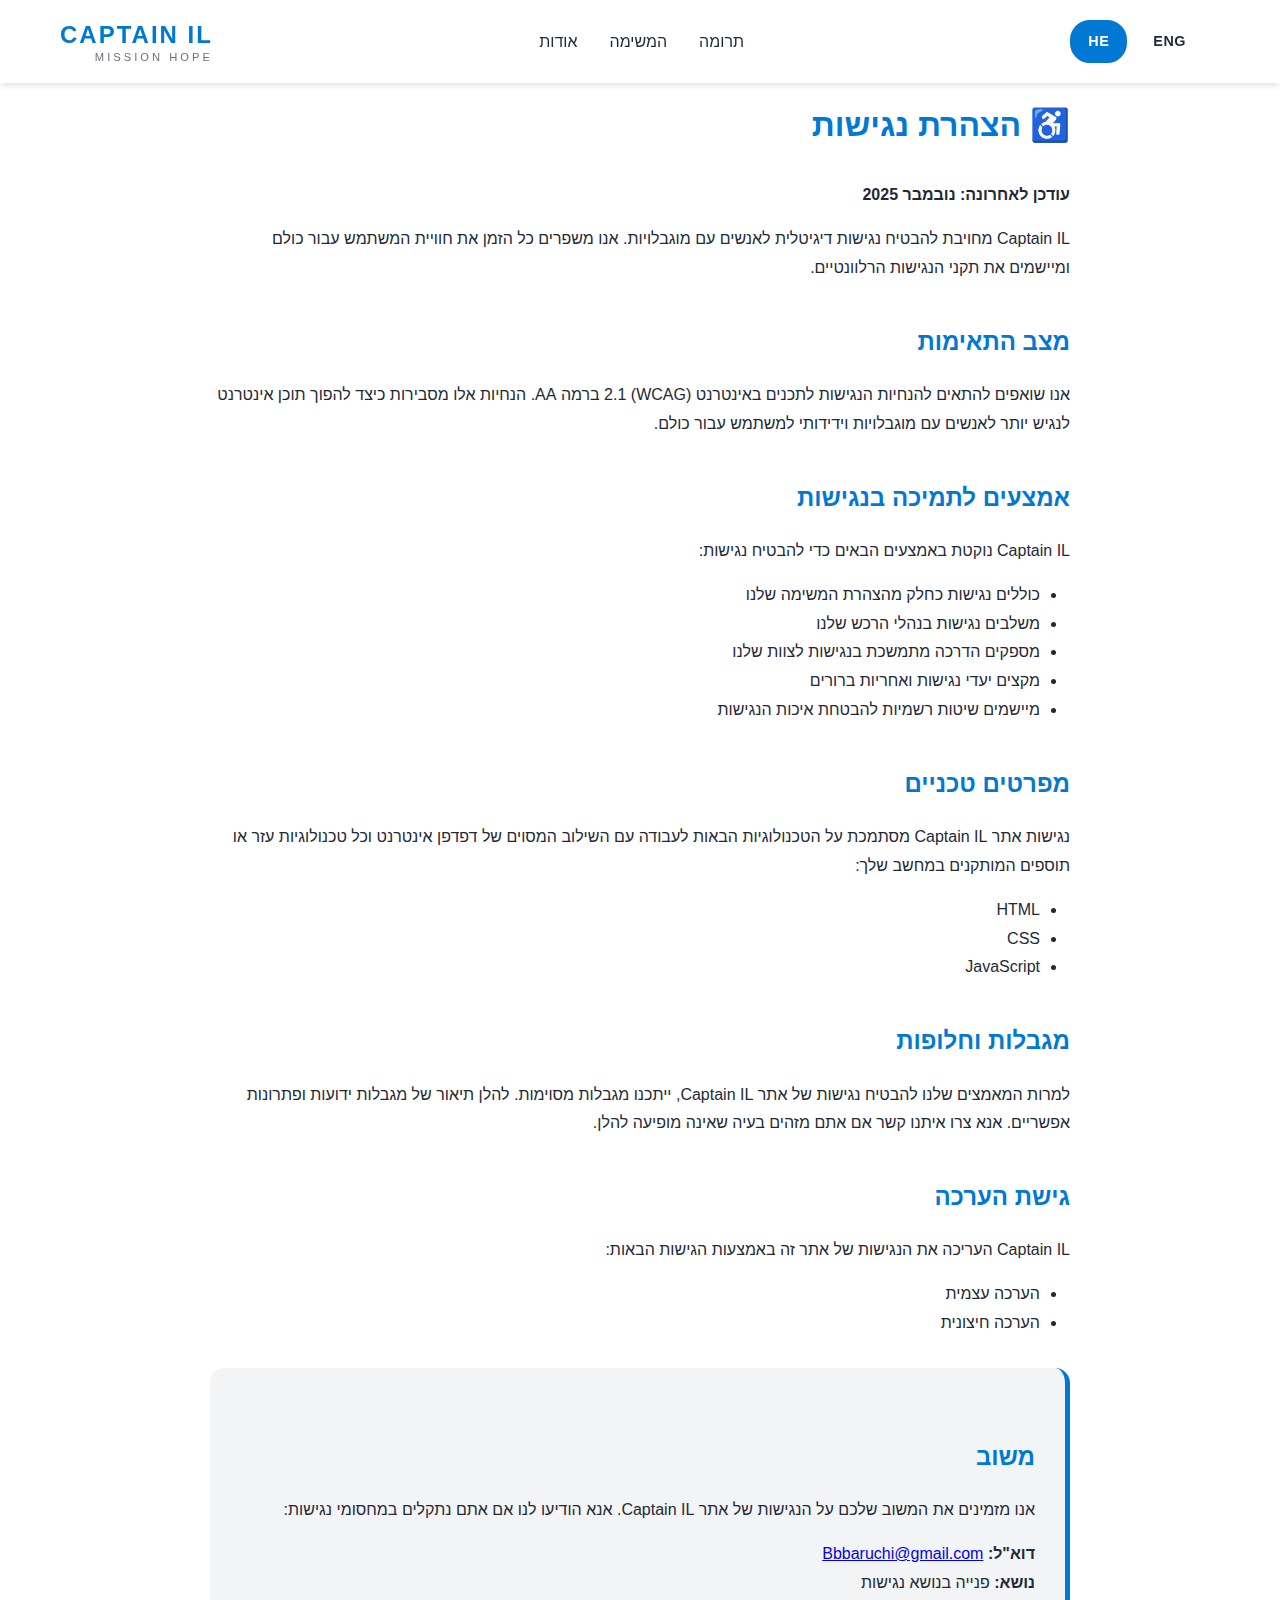
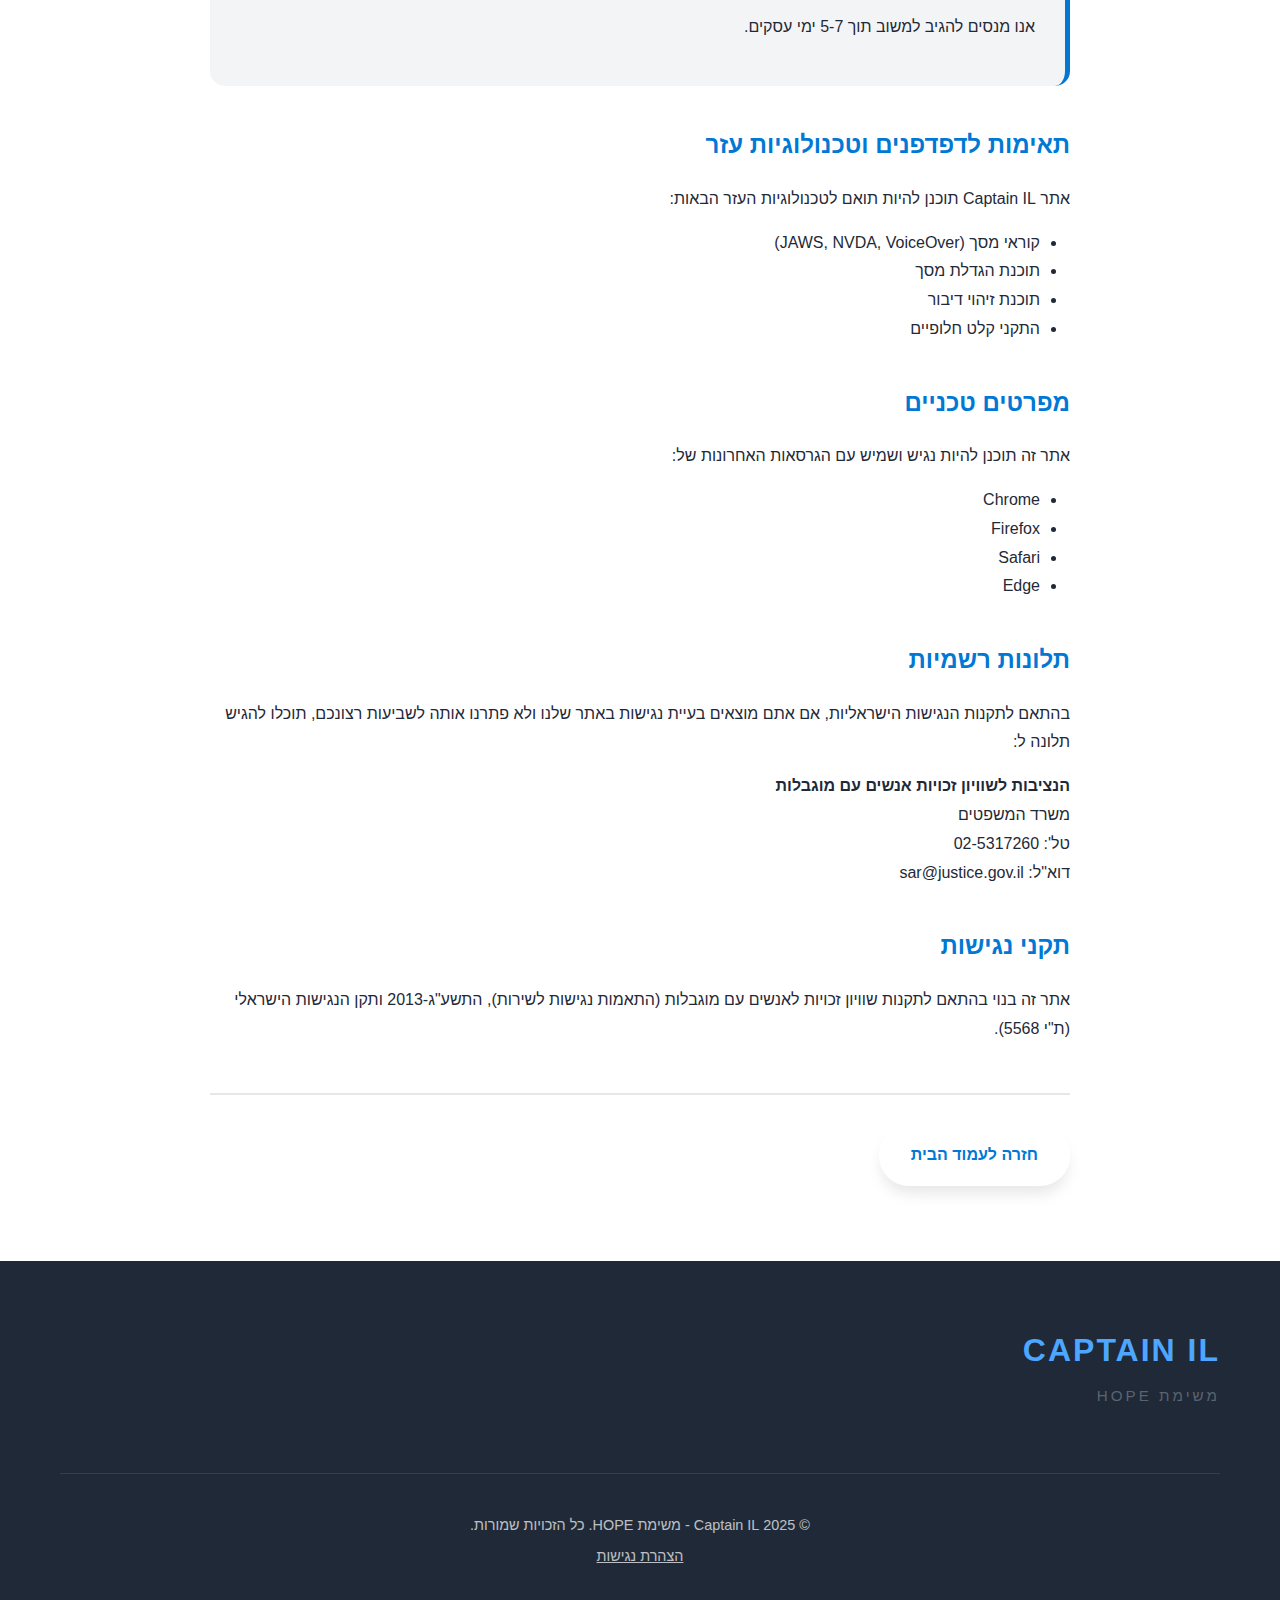
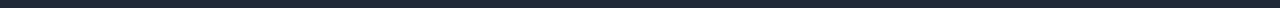
<file: accessibility-he.html>
<!DOCTYPE html>
<html lang="he" dir="rtl">
<head>
    <meta charset="UTF-8">
    <meta name="viewport" content="width=device-width, initial-scale=1.0">
    <title>הצהרת נגישות - Captain IL</title>
    <link rel="stylesheet" href="styles.css">
    <style>
        body {
            direction: rtl;
            text-align: right;
        }
        
        .accessibility-content {
            max-width: 900px;
            margin: 0 auto;
            padding: 100px 20px 60px;
        }
        
        .accessibility-content h1 {
            color: #0078D4;
            margin-bottom: 30px;
        }
        
        .accessibility-content h2 {
            color: #0078D4;
            margin-top: 40px;
            margin-bottom: 20px;
        }
        
        .accessibility-content p {
            line-height: 1.8;
            margin-bottom: 15px;
        }
        
        .accessibility-content ul {
            line-height: 1.8;
            margin-bottom: 20px;
            padding-right: 30px;
        }
        
        .contact-box {
            background: #F3F4F6;
            padding: 30px;
            border-radius: 15px;
            margin: 30px 0;
            border-right: 5px solid #0078D4;
        }
    </style>
</head>
<body>
    <!-- Navigation -->
    <nav class="navbar">
        <div class="container" style="flex-direction: row-reverse;">
            <div class="nav-brand">
                <h1>CAPTAIN IL</h1>
                <span class="tagline">MISSION HOPE</span>
            </div>
            <ul class="nav-menu" style="flex-direction: row-reverse;">
                <li><a href="index-he.html#about">אודות</a></li>
                <li><a href="index-he.html#mission">המשימה</a></li>
                <li><a href="index-he.html#donate">תרומה</a></li>
            </ul>
            <div class="language-switcher" style="margin-right: 1rem; margin-left: 0;">
                <a href="accessibility.html" class="lang-btn" title="English">
                    ENG
                </a>
                <a href="accessibility-he.html" class="lang-btn active" title="עברית">
                    HE
                </a>
            </div>
        </div>
    </nav>

    <div class="accessibility-content">
        <h1>♿ הצהרת נגישות</h1>
        
        <p><strong>עודכן לאחרונה: נובמבר 2025</strong></p>
        
        <p>
            Captain IL מחויבת להבטיח נגישות דיגיטלית לאנשים עם מוגבלויות. אנו משפרים כל הזמן את חוויית המשתמש עבור כולם ומיישמים את תקני הנגישות הרלוונטיים.
        </p>

        <h2>מצב התאימות</h2>
        <p>
            אנו שואפים להתאים להנחיות הנגישות לתכנים באינטרנט (WCAG) 2.1 ברמה AA. הנחיות אלו מסבירות כיצד להפוך תוכן אינטרנט לנגיש יותר לאנשים עם מוגבלויות וידידותי למשתמש עבור כולם.
        </p>

        <h2>אמצעים לתמיכה בנגישות</h2>
        <p>Captain IL נוקטת באמצעים הבאים כדי להבטיח נגישות:</p>
        <ul>
            <li>כוללים נגישות כחלק מהצהרת המשימה שלנו</li>
            <li>משלבים נגישות בנהלי הרכש שלנו</li>
            <li>מספקים הדרכה מתמשכת בנגישות לצוות שלנו</li>
            <li>מקצים יעדי נגישות ואחריות ברורים</li>
            <li>מיישמים שיטות רשמיות להבטחת איכות הנגישות</li>
        </ul>

        <h2>מפרטים טכניים</h2>
        <p>
            נגישות אתר Captain IL מסתמכת על הטכנולוגיות הבאות לעבודה עם השילוב המסוים של דפדפן אינטרנט וכל טכנולוגיות עזר או תוספים המותקנים במחשב שלך:
        </p>
        <ul>
            <li>HTML</li>
            <li>CSS</li>
            <li>JavaScript</li>
        </ul>

        <h2>מגבלות וחלופות</h2>
        <p>
            למרות המאמצים שלנו להבטיח נגישות של אתר Captain IL, ייתכנו מגבלות מסוימות. להלן תיאור של מגבלות ידועות ופתרונות אפשריים. אנא צרו איתנו קשר אם אתם מזהים בעיה שאינה מופיעה להלן.
        </p>

        <h2>גישת הערכה</h2>
        <p>
            Captain IL העריכה את הנגישות של אתר זה באמצעות הגישות הבאות:
        </p>
        <ul>
            <li>הערכה עצמית</li>
            <li>הערכה חיצונית</li>
        </ul>

        <div class="contact-box">
            <h2>משוב</h2>
            <p>
                אנו מזמינים את המשוב שלכם על הנגישות של אתר Captain IL. אנא הודיעו לנו אם אתם נתקלים במחסומי נגישות:
            </p>
            <p>
                <strong>דוא"ל:</strong> <a href="mailto:Bbbaruchi@gmail.com">Bbbaruchi@gmail.com</a><br>
                <strong>נושא:</strong> פנייה בנושא נגישות
            </p>
            <p>
                אנו מנסים להגיב למשוב תוך 5-7 ימי עסקים.
            </p>
        </div>

        <h2>תאימות לדפדפנים וטכנולוגיות עזר</h2>
        <p>
            אתר Captain IL תוכנן להיות תואם לטכנולוגיות העזר הבאות:
        </p>
        <ul>
            <li>קוראי מסך (JAWS, NVDA, VoiceOver)</li>
            <li>תוכנת הגדלת מסך</li>
            <li>תוכנת זיהוי דיבור</li>
            <li>התקני קלט חלופיים</li>
        </ul>

        <h2>מפרטים טכניים</h2>
        <p>
            אתר זה תוכנן להיות נגיש ושמיש עם הגרסאות האחרונות של:
        </p>
        <ul>
            <li>Chrome</li>
            <li>Firefox</li>
            <li>Safari</li>
            <li>Edge</li>
        </ul>

        <h2>תלונות רשמיות</h2>
        <p>
            בהתאם לתקנות הנגישות הישראליות, אם אתם מוצאים בעיית נגישות באתר שלנו ולא פתרנו אותה לשביעות רצונכם, תוכלו להגיש תלונה ל:
        </p>
        <p>
            <strong>הנציבות לשוויון זכויות אנשים עם מוגבלות</strong><br>
            משרד המשפטים<br>
            טל': 02-5317260<br>
            דוא"ל: sar@justice.gov.il
        </p>

        <h2>תקני נגישות</h2>
        <p>
            אתר זה בנוי בהתאם לתקנות שוויון זכויות לאנשים עם מוגבלות (התאמות נגישות לשירות), התשע"ג-2013 ותקן הנגישות הישראלי (ת"י 5568).
        </p>

        <p style="margin-top: 50px; padding-top: 30px; border-top: 2px solid #E5E7EB;">
            <a href="index-he.html" class="btn btn-primary">חזרה לעמוד הבית</a>
        </p>
    </div>

    <!-- Footer -->
    <footer class="footer">
        <div class="container">
            <div class="footer-content">
                <div class="footer-brand">
                    <h2>CAPTAIN IL</h2>
                    <p class="footer-tagline">משימת HOPE</p>
                </div>
            </div>
            <div class="footer-bottom">
                <p>&copy; 2025 Captain IL - משימת HOPE. כל הזכויות שמורות.</p>
                <p><a href="accessibility-he.html" style="color: #fff; text-decoration: underline;">הצהרת נגישות</a></p>
            </div>
        </div>
    </footer>

    <script src="script.js"></script>
</body>
</html>
</file>
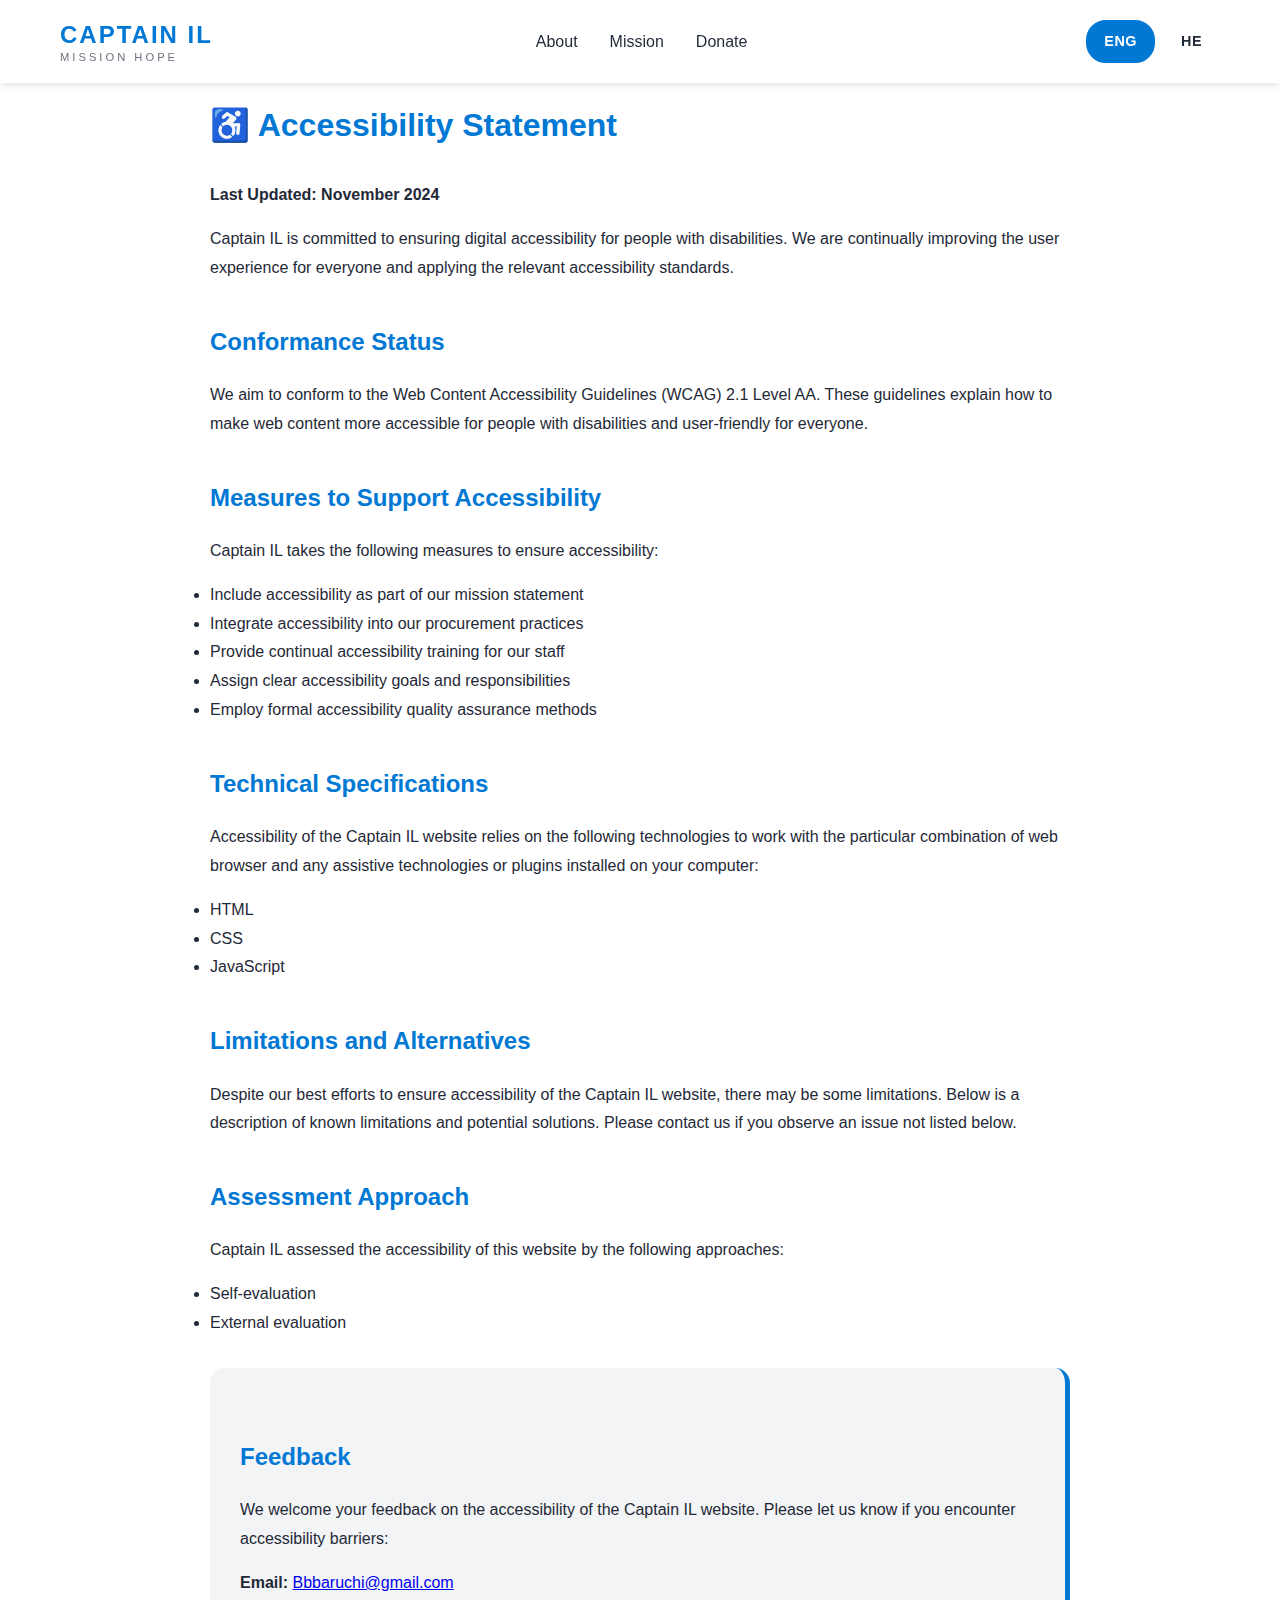
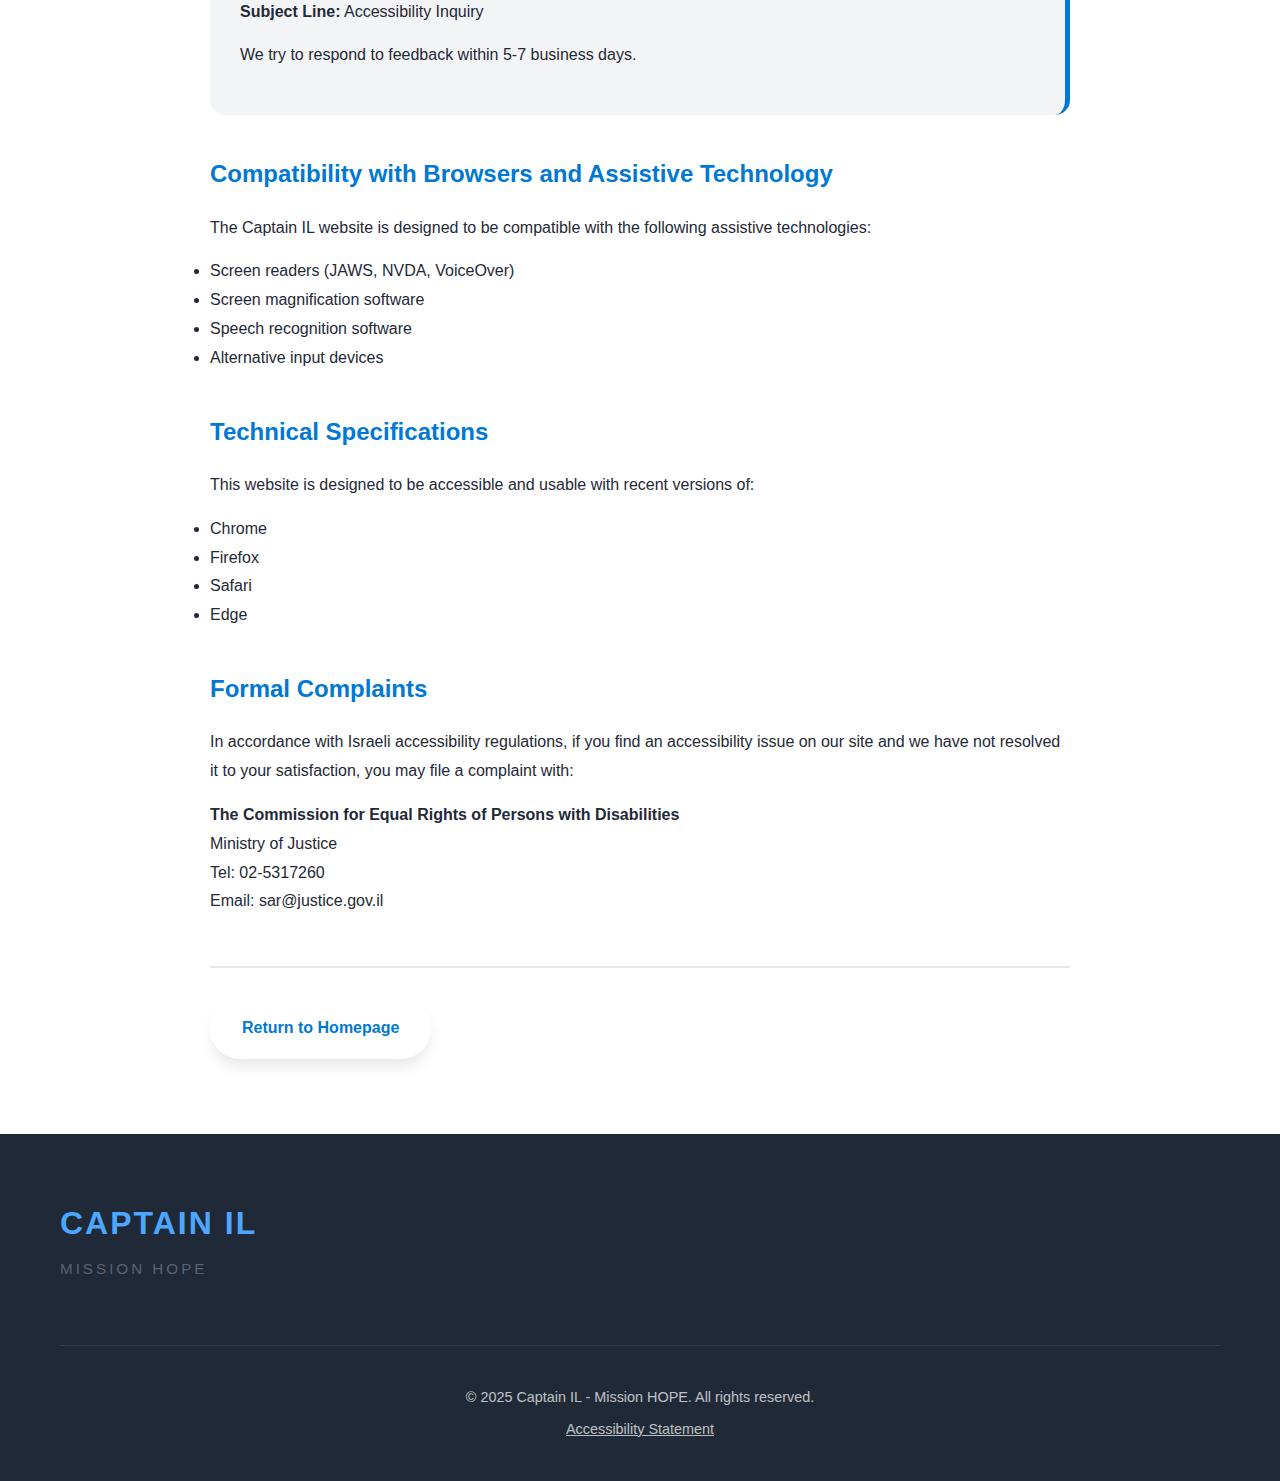
<file: accessibility.html>
<!DOCTYPE html>
<html lang="en">
<head>
    <meta charset="UTF-8">
    <meta name="viewport" content="width=device-width, initial-scale=1.0">
    <title>Accessibility Statement - Captain IL</title>
    <link rel="stylesheet" href="styles.css">
    <style>
        .accessibility-content {
            max-width: 900px;
            margin: 0 auto;
            padding: 100px 20px 60px;
        }
        
        .accessibility-content h1 {
            color: #0078D4;
            margin-bottom: 30px;
        }
        
        .accessibility-content h2 {
            color: #0078D4;
            margin-top: 40px;
            margin-bottom: 20px;
        }
        
        .accessibility-content p {
            line-height: 1.8;
            margin-bottom: 15px;
        }
        
        .accessibility-content ul {
            line-height: 1.8;
            margin-bottom: 20px;
        }
        
        .contact-box {
            background: #F3F4F6;
            padding: 30px;
            border-radius: 15px;
            margin: 30px 0;
            border-right: 5px solid #0078D4;
        }
    </style>
</head>
<body>
    <!-- Navigation -->
    <nav class="navbar">
        <div class="container">
            <div class="nav-brand">
                <h1>CAPTAIN IL</h1>
                <span class="tagline">MISSION HOPE</span>
            </div>
            <ul class="nav-menu">
                <li><a href="index.html#about">About</a></li>
                <li><a href="index.html#mission">Mission</a></li>
                <li><a href="index.html#donate">Donate</a></li>
            </ul>
            <div class="language-switcher">
                <a href="accessibility.html" class="lang-btn active" title="English">
                    ENG
                </a>
                <a href="accessibility-he.html" class="lang-btn" title="עברית">
                    HE
                </a>
            </div>
        </div>
    </nav>

    <div class="accessibility-content">
        <h1>♿ Accessibility Statement</h1>
        
        <p><strong>Last Updated: November 2024</strong></p>
        
        <p>
            Captain IL is committed to ensuring digital accessibility for people with disabilities. We are continually improving the user experience for everyone and applying the relevant accessibility standards.
        </p>

        <h2>Conformance Status</h2>
        <p>
            We aim to conform to the Web Content Accessibility Guidelines (WCAG) 2.1 Level AA. These guidelines explain how to make web content more accessible for people with disabilities and user-friendly for everyone.
        </p>

        <h2>Measures to Support Accessibility</h2>
        <p>Captain IL takes the following measures to ensure accessibility:</p>
        <ul>
            <li>Include accessibility as part of our mission statement</li>
            <li>Integrate accessibility into our procurement practices</li>
            <li>Provide continual accessibility training for our staff</li>
            <li>Assign clear accessibility goals and responsibilities</li>
            <li>Employ formal accessibility quality assurance methods</li>
        </ul>

        <h2>Technical Specifications</h2>
        <p>
            Accessibility of the Captain IL website relies on the following technologies to work with the particular combination of web browser and any assistive technologies or plugins installed on your computer:
        </p>
        <ul>
            <li>HTML</li>
            <li>CSS</li>
            <li>JavaScript</li>
        </ul>

        <h2>Limitations and Alternatives</h2>
        <p>
            Despite our best efforts to ensure accessibility of the Captain IL website, there may be some limitations. Below is a description of known limitations and potential solutions. Please contact us if you observe an issue not listed below.
        </p>

        <h2>Assessment Approach</h2>
        <p>
            Captain IL assessed the accessibility of this website by the following approaches:
        </p>
        <ul>
            <li>Self-evaluation</li>
            <li>External evaluation</li>
        </ul>

        <div class="contact-box">
            <h2>Feedback</h2>
            <p>
                We welcome your feedback on the accessibility of the Captain IL website. Please let us know if you encounter accessibility barriers:
            </p>
            <p>
                <strong>Email:</strong> <a href="mailto:Bbbaruchi@gmail.com">Bbbaruchi@gmail.com</a><br>
                <strong>Subject Line:</strong> Accessibility Inquiry
            </p>
            <p>
                We try to respond to feedback within 5-7 business days.
            </p>
        </div>

        <h2>Compatibility with Browsers and Assistive Technology</h2>
        <p>
            The Captain IL website is designed to be compatible with the following assistive technologies:
        </p>
        <ul>
            <li>Screen readers (JAWS, NVDA, VoiceOver)</li>
            <li>Screen magnification software</li>
            <li>Speech recognition software</li>
            <li>Alternative input devices</li>
        </ul>

        <h2>Technical Specifications</h2>
        <p>
            This website is designed to be accessible and usable with recent versions of:
        </p>
        <ul>
            <li>Chrome</li>
            <li>Firefox</li>
            <li>Safari</li>
            <li>Edge</li>
        </ul>

        <h2>Formal Complaints</h2>
        <p>
            In accordance with Israeli accessibility regulations, if you find an accessibility issue on our site and we have not resolved it to your satisfaction, you may file a complaint with:
        </p>
        <p>
            <strong>The Commission for Equal Rights of Persons with Disabilities</strong><br>
            Ministry of Justice<br>
            Tel: 02-5317260<br>
            Email: sar@justice.gov.il
        </p>

        <p style="margin-top: 50px; padding-top: 30px; border-top: 2px solid #E5E7EB;">
            <a href="index.html" class="btn btn-primary">Return to Homepage</a>
        </p>
    </div>

    <!-- Footer -->
    <footer class="footer">
        <div class="container">
            <div class="footer-content">
                <div class="footer-brand">
                    <h2>CAPTAIN IL</h2>
                    <p class="footer-tagline">MISSION HOPE</p>
                </div>
            </div>
            <div class="footer-bottom">
                <p>&copy; 2025 Captain IL - Mission HOPE. All rights reserved.</p>
                <p><a href="accessibility.html" style="color: #fff; text-decoration: underline;">Accessibility Statement</a></p>
            </div>
        </div>
    </footer>

    <script src="script.js"></script>
</body>
</html>
</file>
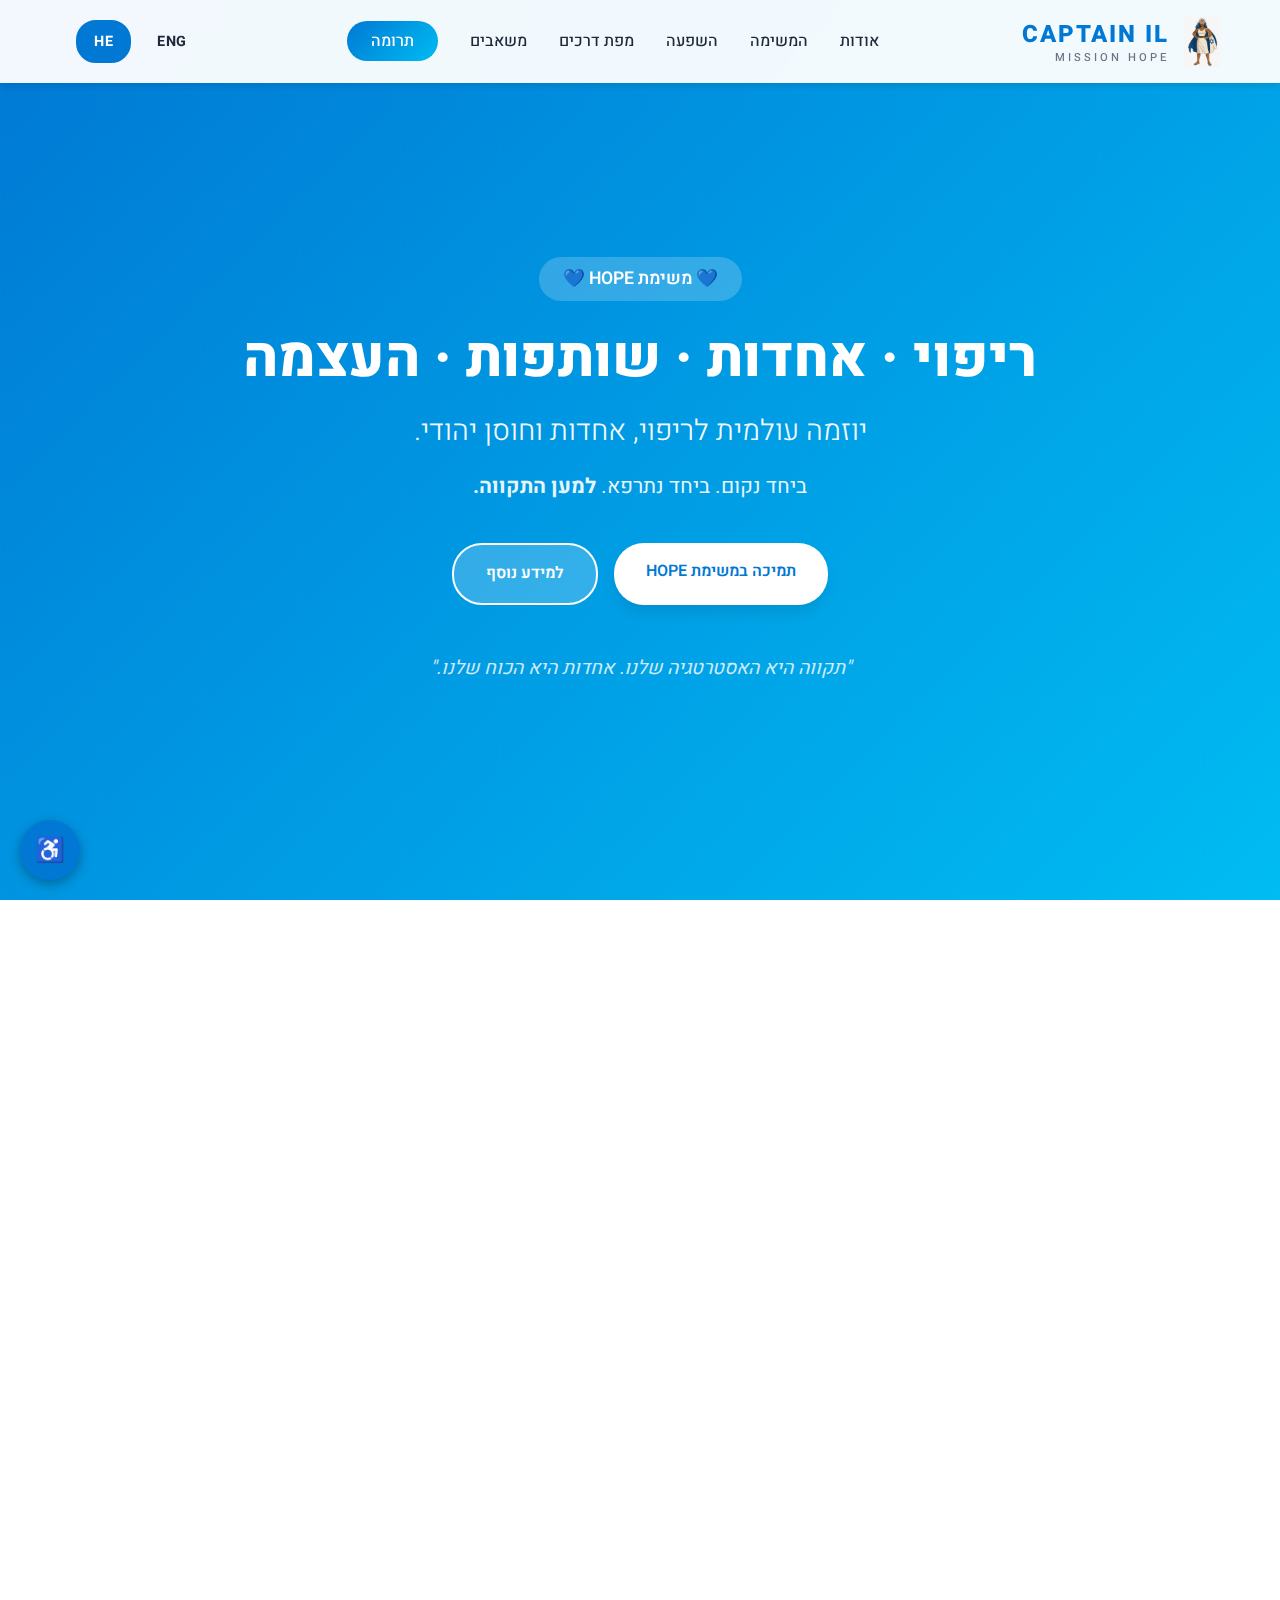
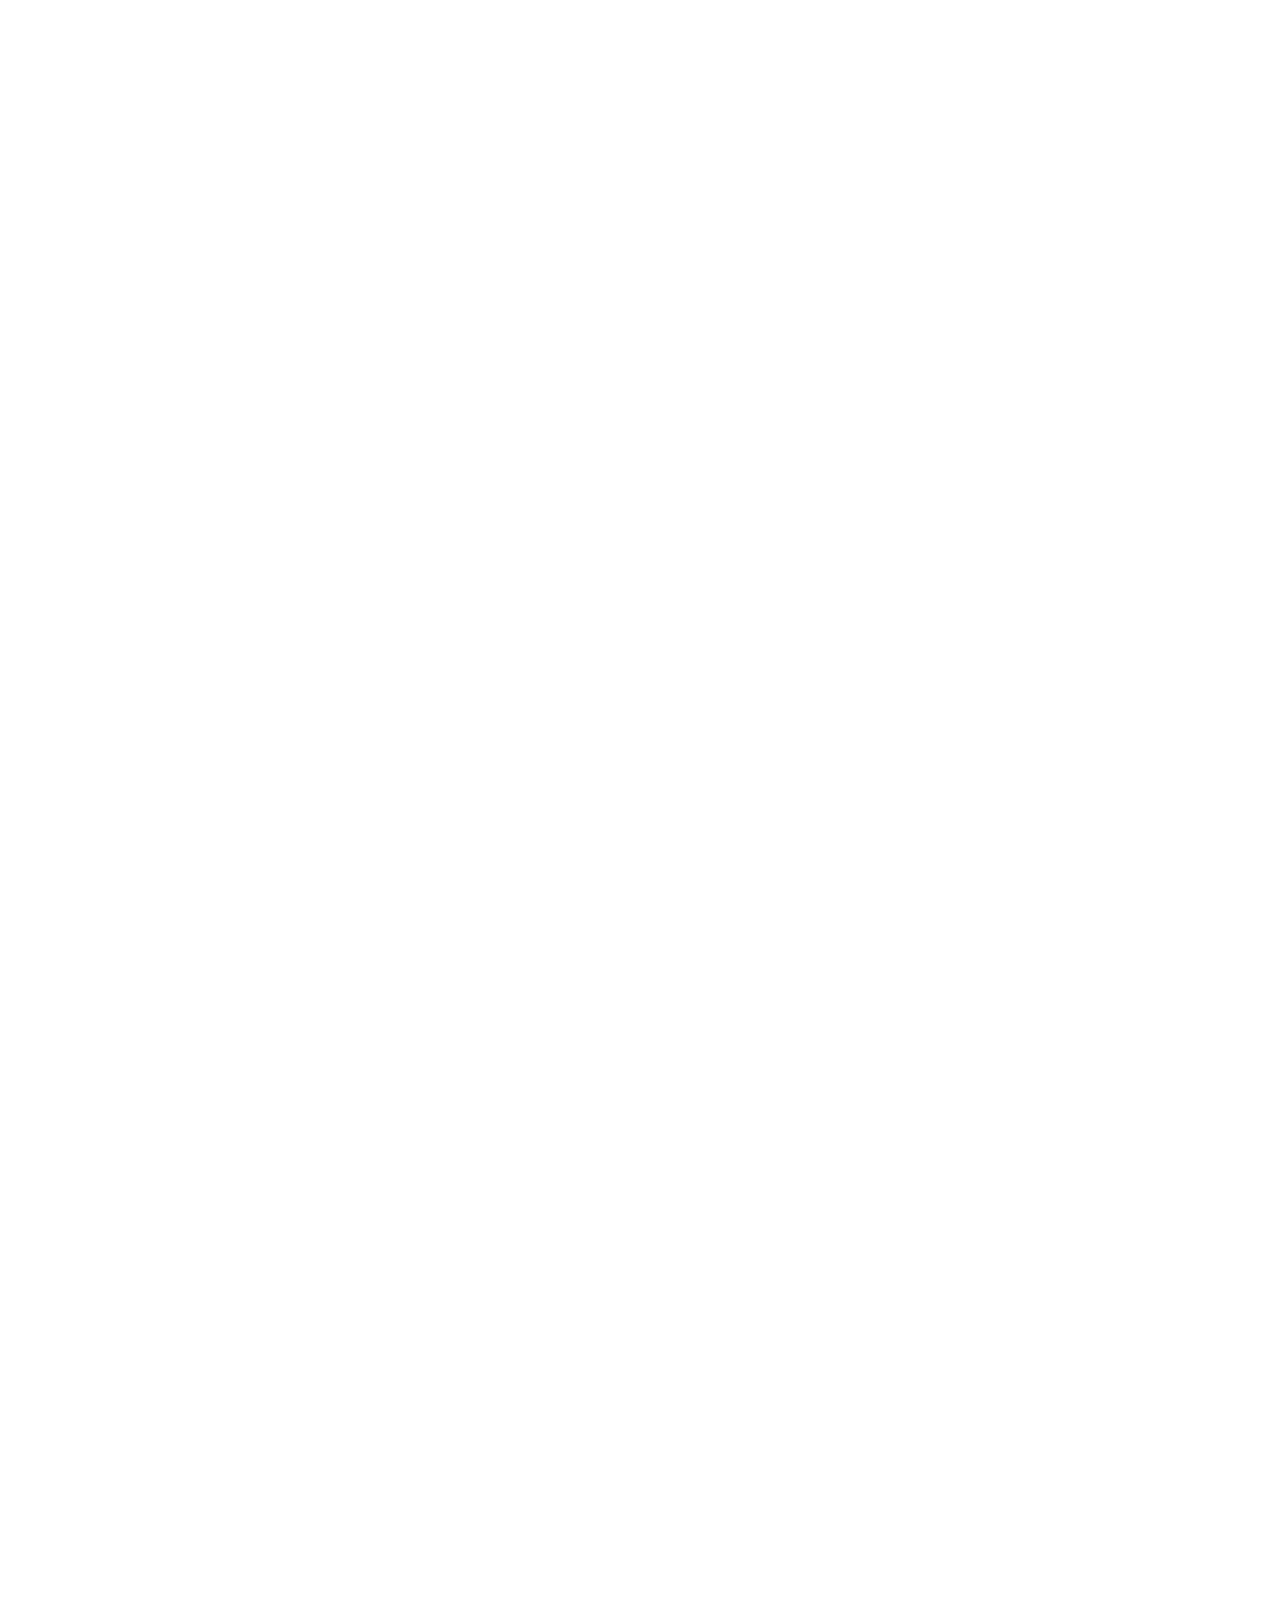
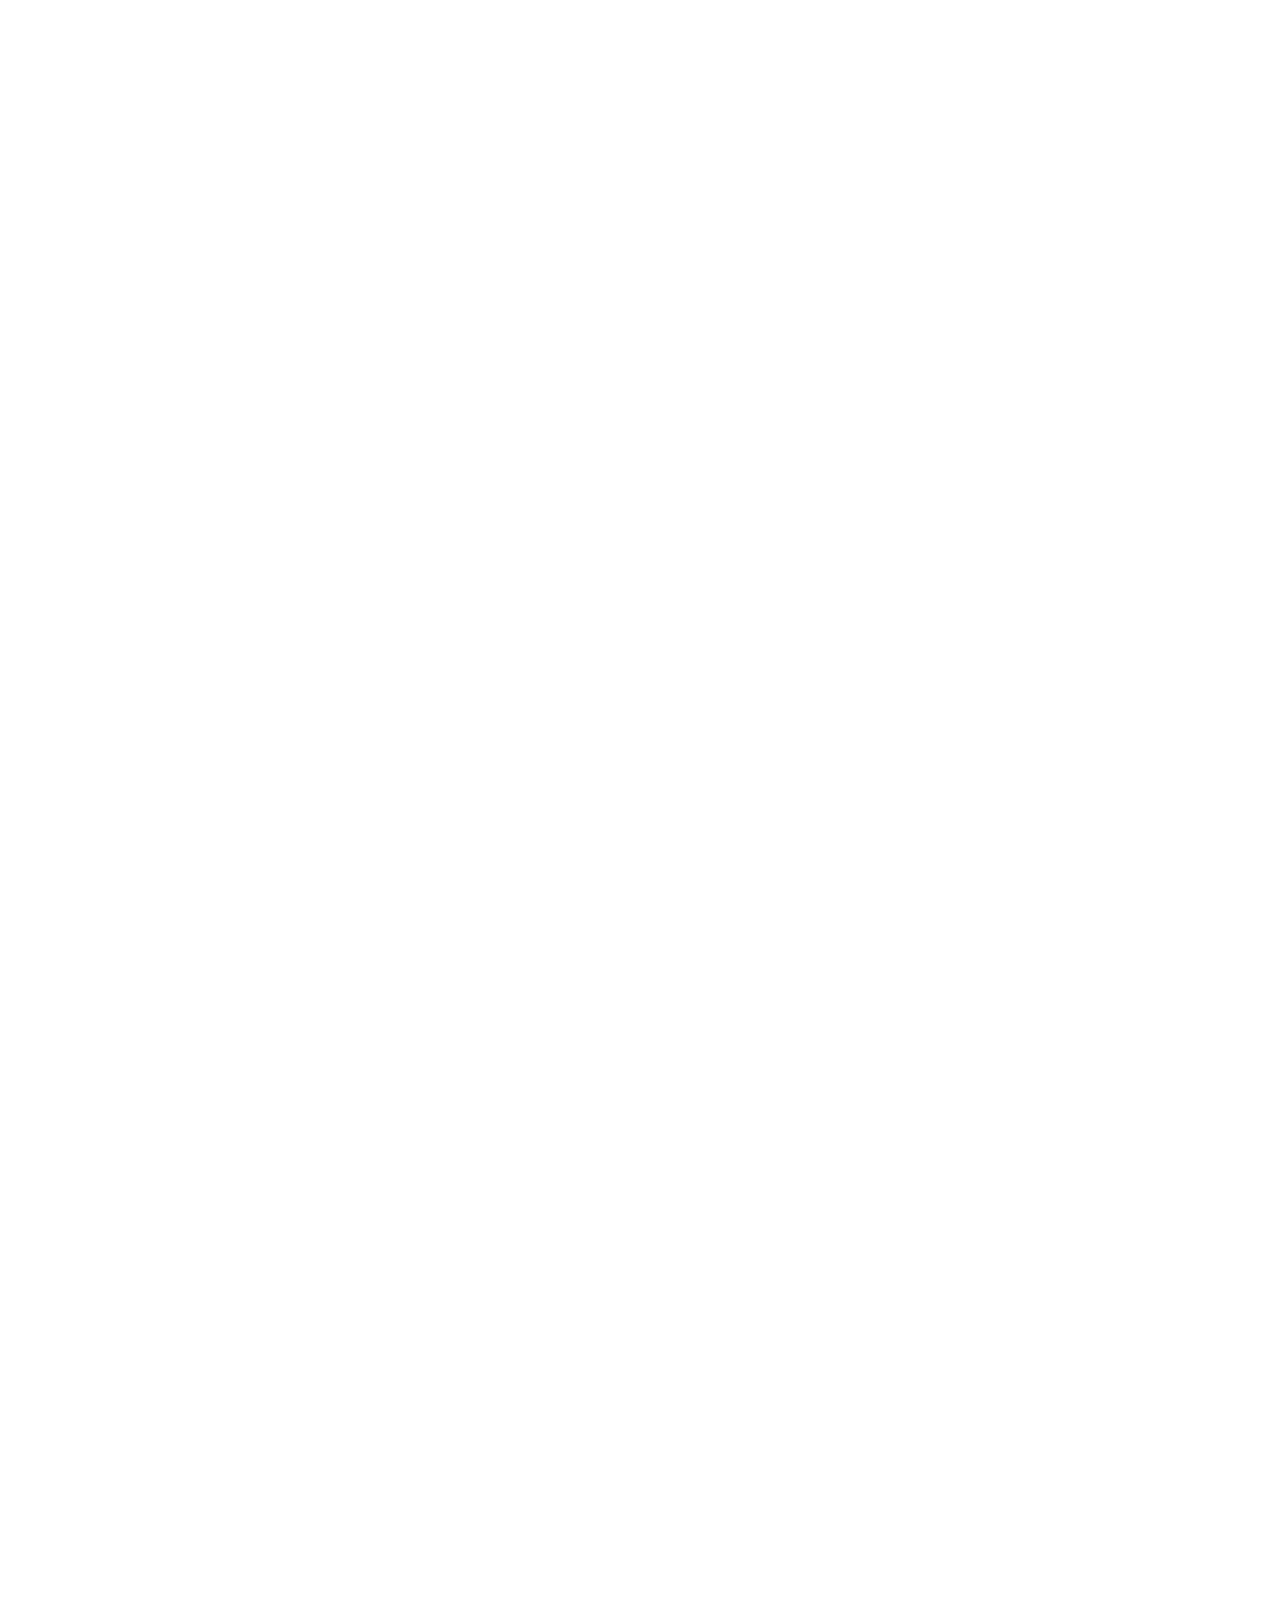
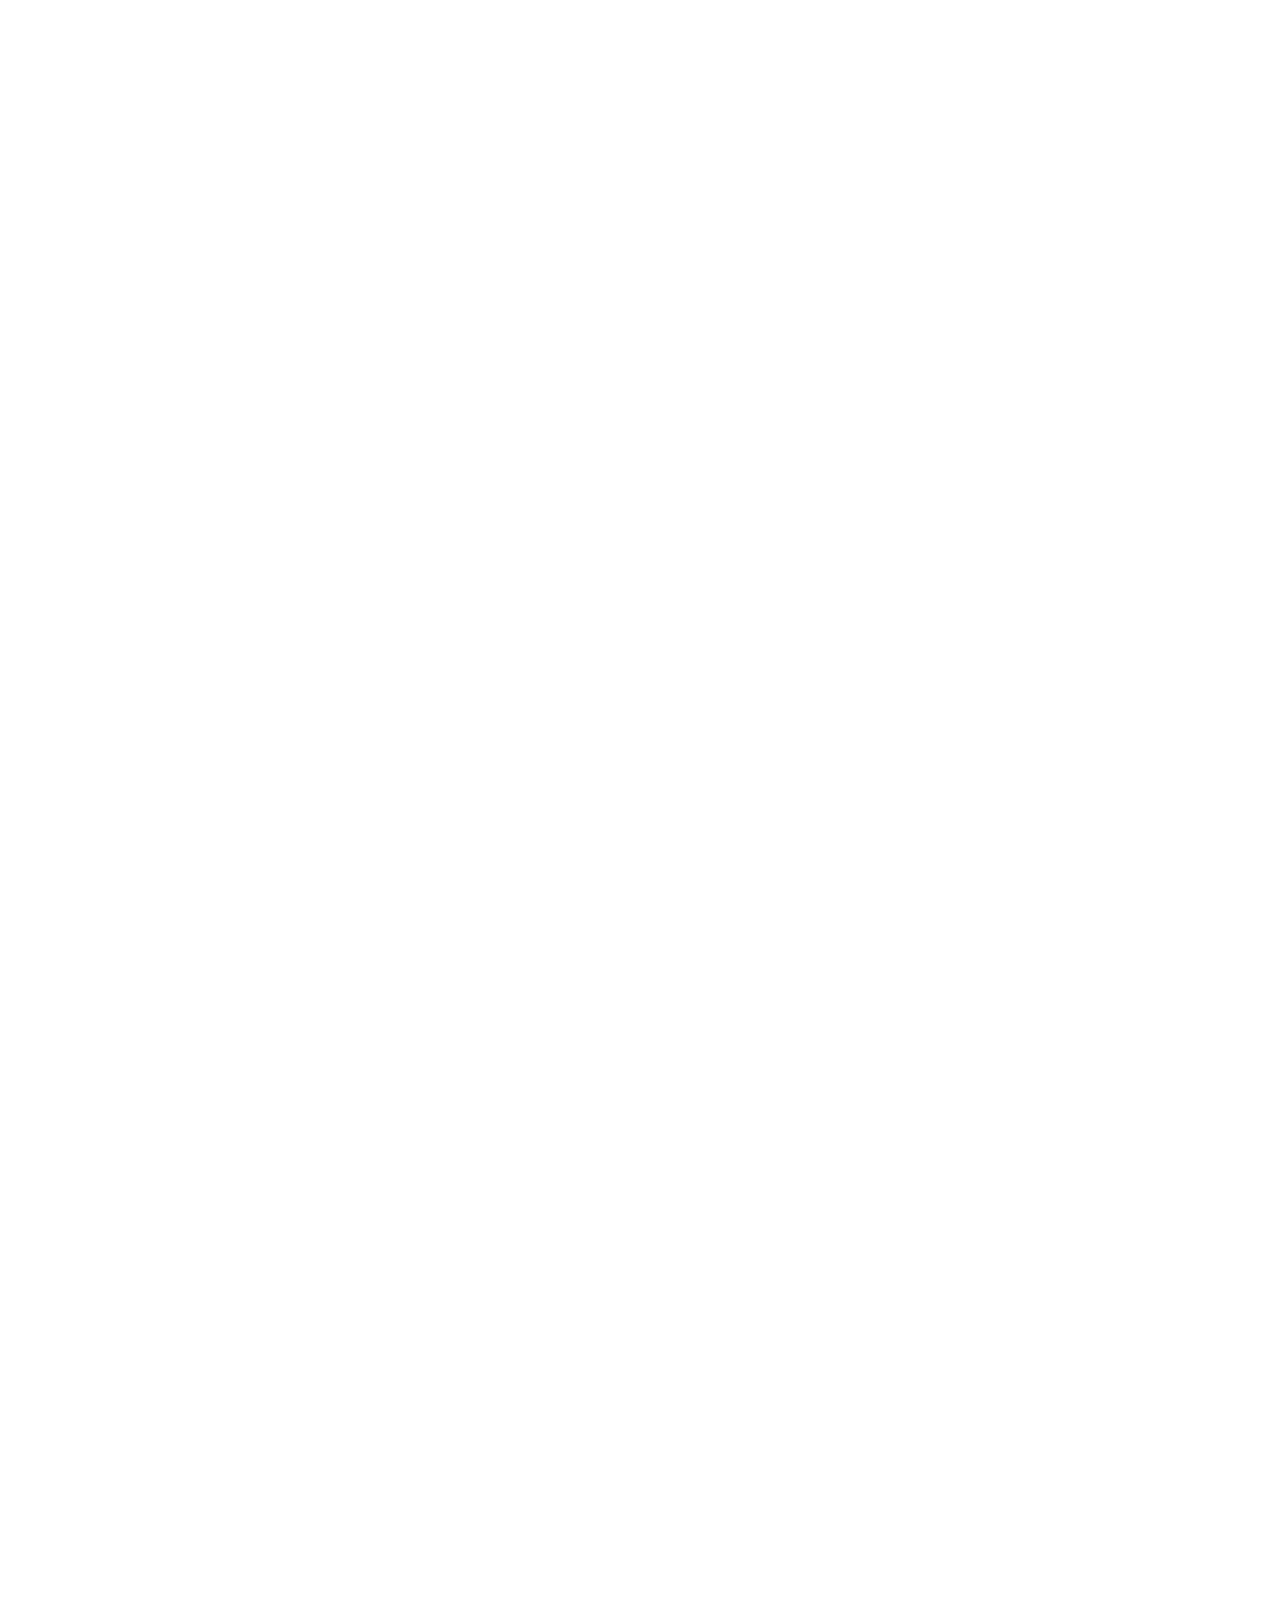
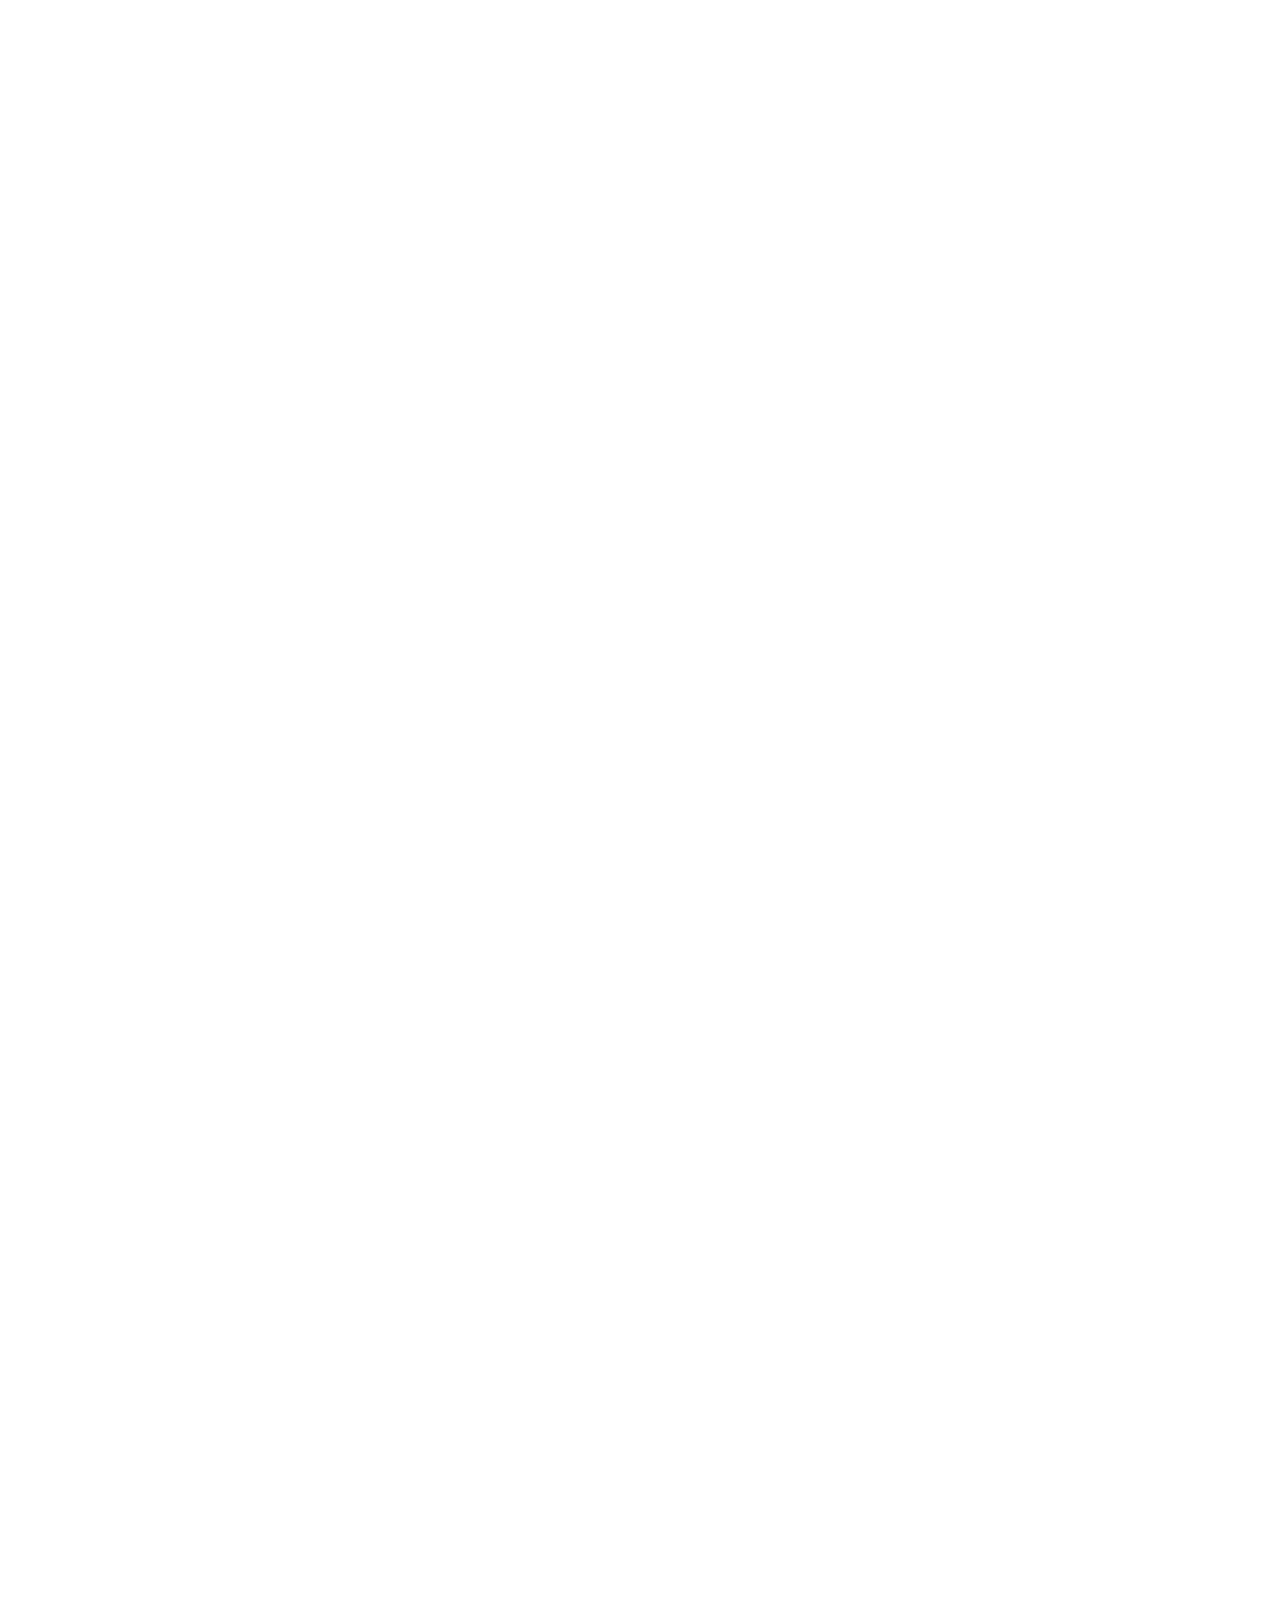
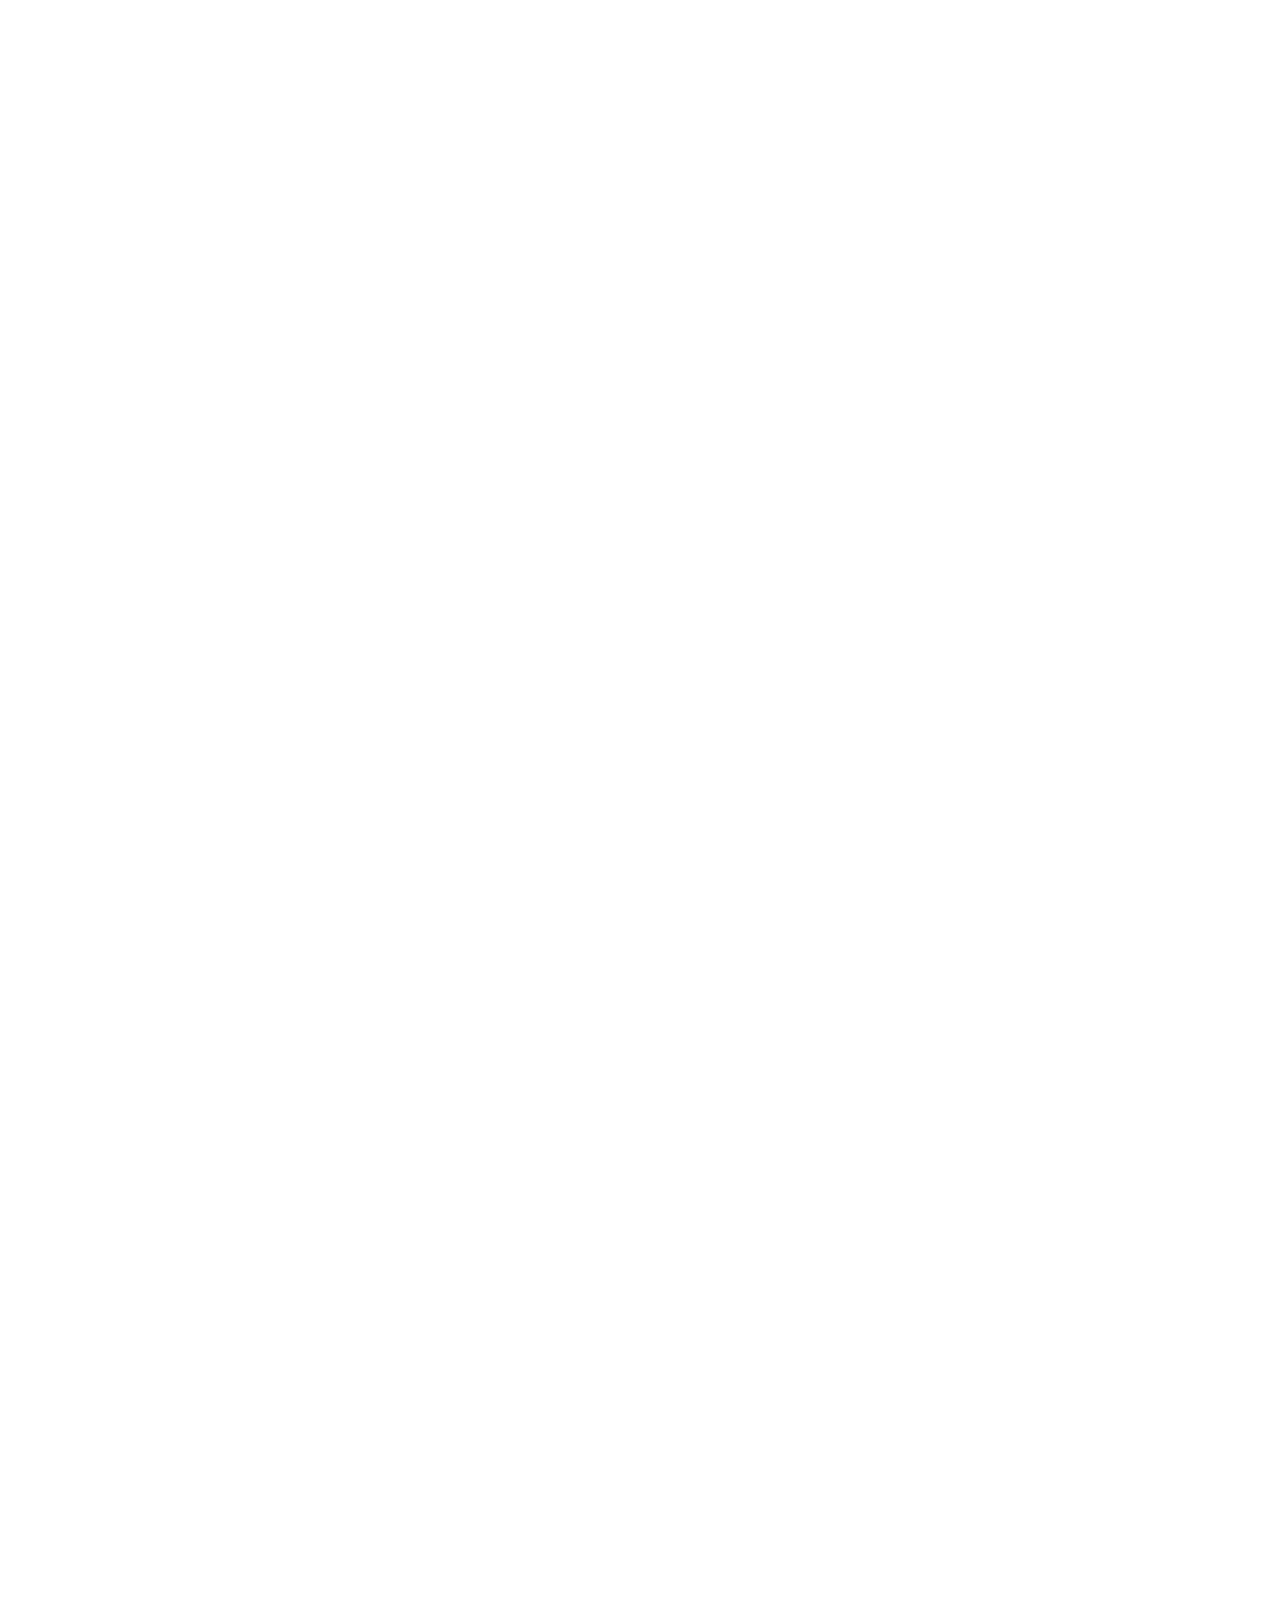
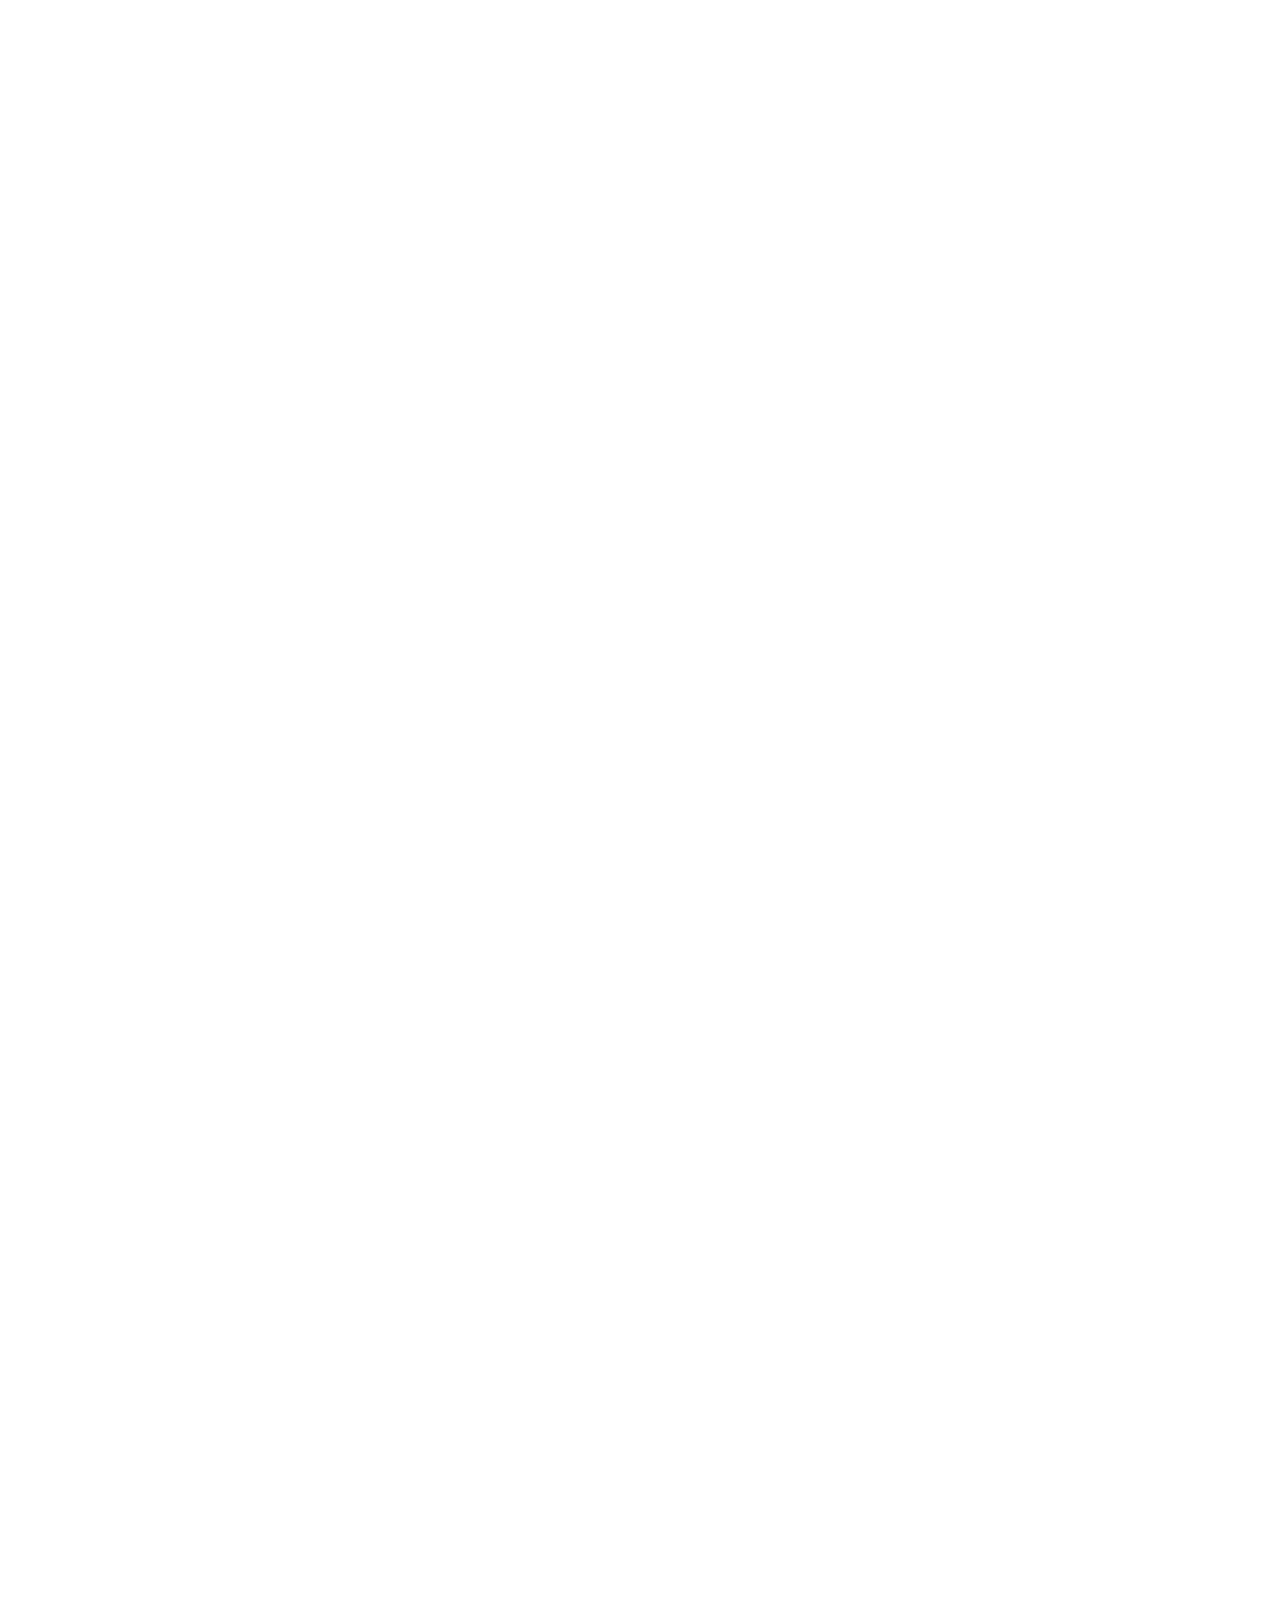
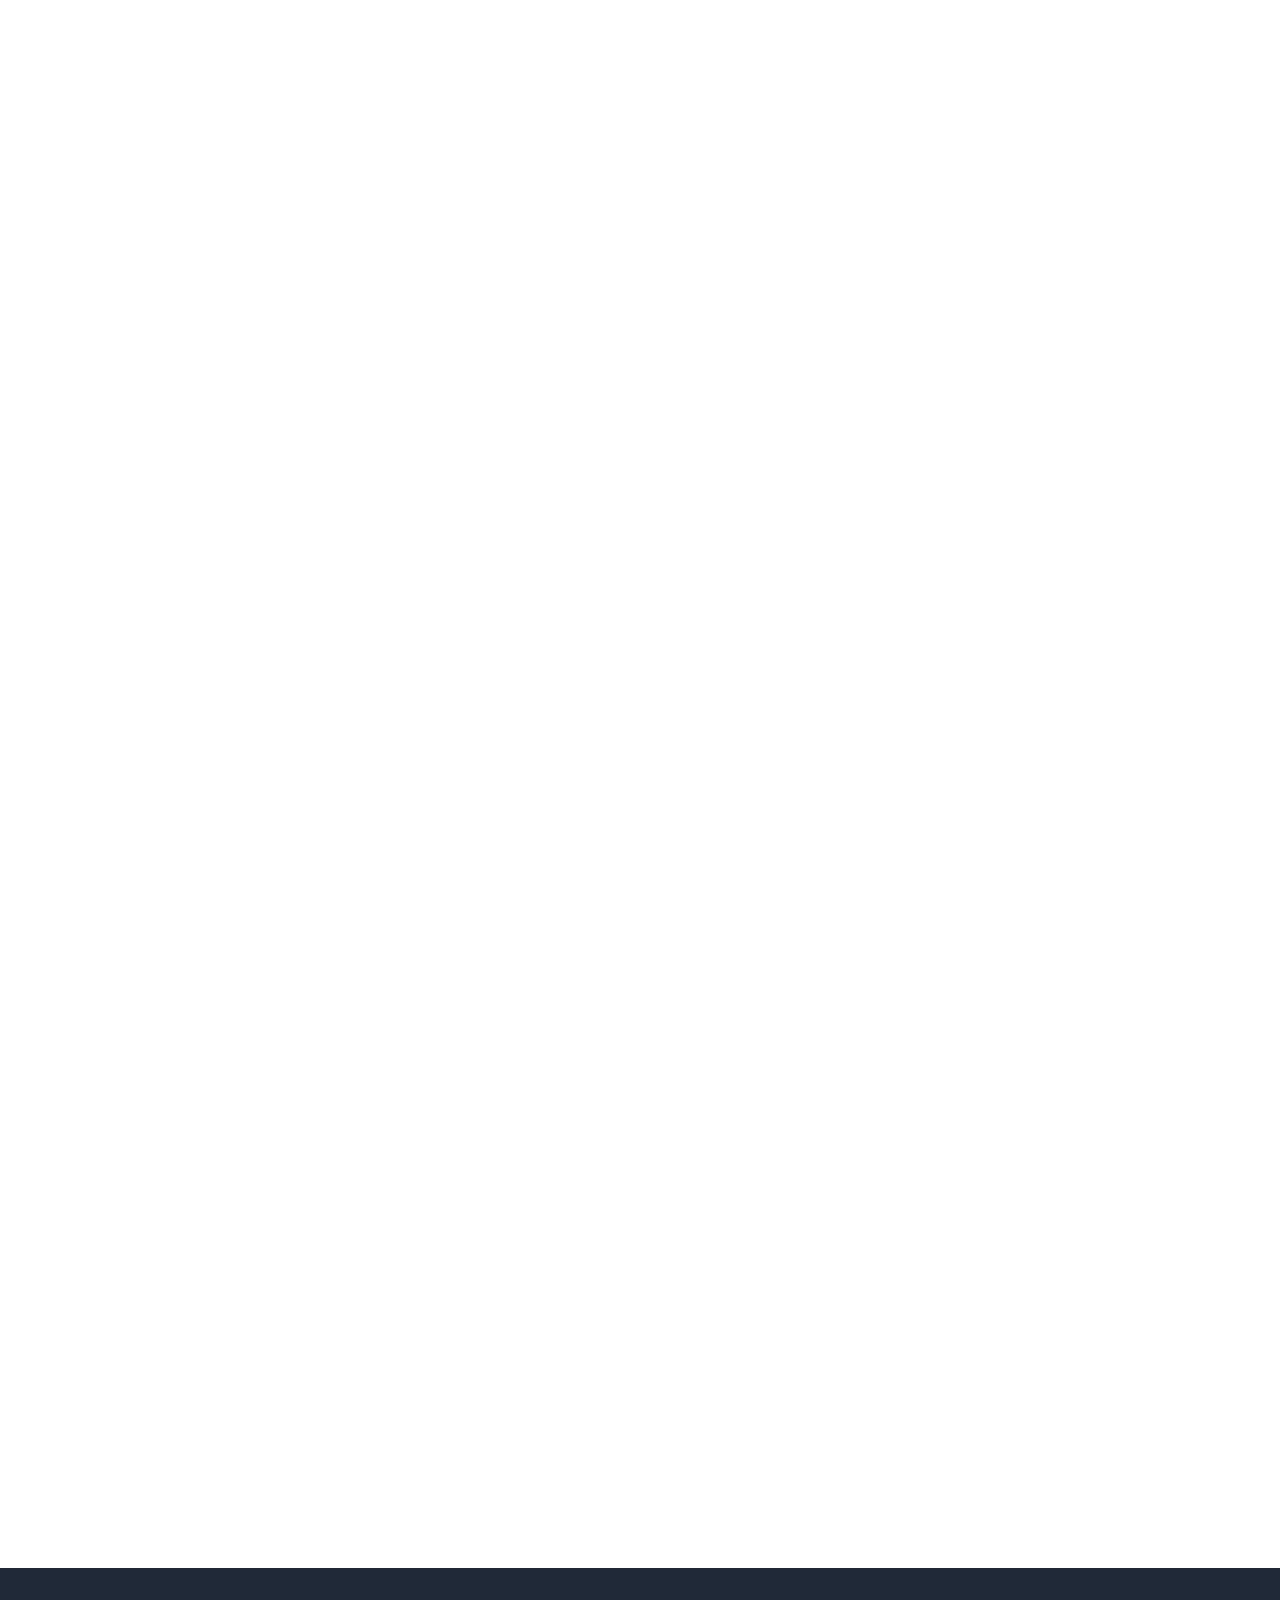
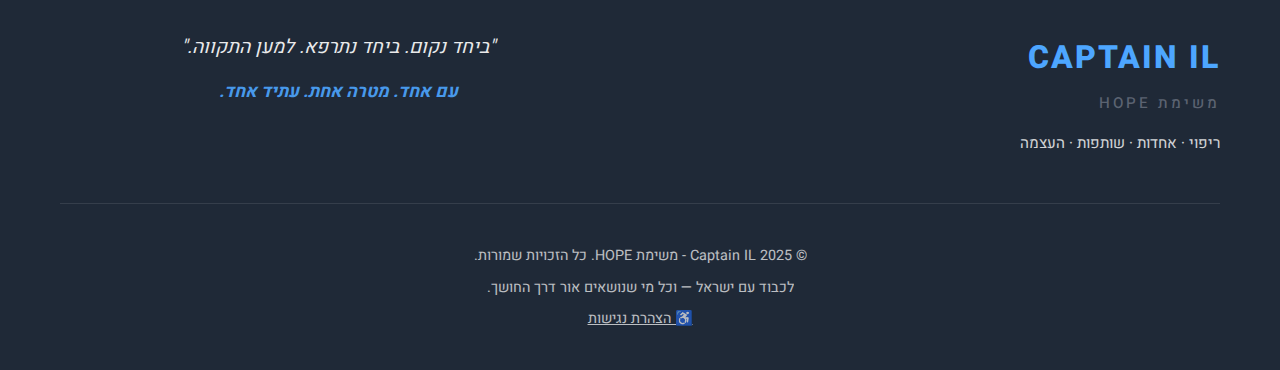
<file: index-he.html>
<!DOCTYPE html>
<html lang="he" dir="rtl">
<head>
    <meta charset="UTF-8">
    <meta name="viewport" content="width=device-width, initial-scale=1.0">
    <title>קפטן ישראל - משימת HOPE | ריפוי, אחדות ותקווה לעם ישראל</title>
    <meta name="description" content="הצטרפו למשימת HOPE של קפטן ישראל - תנועה עולמית לריפוי העם היהודי, תמיכה בחיילי המילואים והעצמת סיפור החוסן של ישראל.">
    <link rel="stylesheet" href="styles.css">
    <link rel="preconnect" href="https://fonts.googleapis.com">
    <link rel="preconnect" href="https://fonts.gstatic.com" crossorigin>
    <link href="https://fonts.googleapis.com/css2?family=Heebo:wght@300;400;500;600;700;800&display=swap" rel="stylesheet">
    <style>
        body[dir="rtl"] {
            text-align: right;
        }
        body[dir="rtl"] .navbar .container {
            flex-direction: row-reverse;
        }
        body[dir="rtl"] .nav-menu {
            flex-direction: row-reverse;
        }
        body[dir="rtl"] .language-switcher {
            margin-right: 1rem;
            margin-left: 0;
        }
        body[dir="rtl"] .about-grid,
        body[dir="rtl"] .mission-pillars,
        body[dir="rtl"] .goals-grid {
            direction: rtl;
        }
    </style>
</head>
<body>
    <!-- Navigation -->
    <nav class="navbar">
        <div class="container">
            <div class="nav-brand" style="display: flex; align-items: center; gap: 15px;">
                <img src="Assets/capitan.png" alt="Captain IL Logo" style="height: 50px; width: auto;">
                <div>
                    <h1>CAPTAIN IL</h1>
                    <span class="tagline">MISSION HOPE</span>
                </div>
            </div>
            <ul class="nav-menu">
                <li><a href="#about">אודות</a></li>
                <li><a href="#mission">המשימה</a></li>
                <li><a href="#impact">השפעה</a></li>
                <li><a href="#roadmap">מפת דרכים</a></li>
                <li><a href="#resources">משאבים</a></li>
                <li><a href="#donate" class="btn-nav">תרומה</a></li>
            </ul>
            <div class="language-switcher">
                <a href="index.html" class="lang-btn" title="English">
                    ENG
                </a>
                <a href="index-he.html" class="lang-btn active" title="עברית">
                    HE
                </a>
            </div>
            <div class="hamburger">
                <span></span>
                <span></span>
                <span></span>
            </div>
        </div>
    </nav>

    <!-- Hero Section -->
    <section class="hero">
        <div class="hero-overlay"></div>
        <div class="container hero-content">
            <div class="hero-badge">💙 משימת HOPE 💙</div>
            <h1 class="hero-title">ריפוי · אחדות · שותפות · העצמה</h1>
            <p class="hero-subtitle">יוזמה עולמית לריפוי, אחדות וחוסן יהודי.</p>
            <p class="hero-description">
                ביחד נקום. ביחד נתרפא. <strong>למען התקווה.</strong>
            </p>
            <div class="hero-buttons">
                <a href="#donate" class="btn btn-primary">תמיכה במשימת HOPE</a>
                <a href="#about" class="btn btn-secondary">למידע נוסף</a>
            </div>
            <div class="hero-quote">
                "תקווה היא האסטרטגיה שלנו. אחדות היא הכוח שלנו."
            </div>
        </div>
    </section>

    <!-- About Section -->
    <section id="about" class="about">
        <div class="container">
            <div class="section-header">
                <span class="section-badge">💙 אודות</span>
                <h2>ריפוי העם · מסגור מחדש של סיפור ישראל · השראה לעולם</h2>
            </div>
            <div class="about-grid">
                <div class="about-card">
                    <div class="card-icon">🌟</div>
                    <h3>מי אנחנו</h3>
                    <p>Captain IL היא יוזמה ציונית עולמית — פניה של תנועה גדלה המוקדשת לחיזוק וריפוי העם היהודי, והגברת קולו של סיפור ישראל לעולם.</p>
                </div>
                <div class="about-card">
                    <div class="card-icon">🕊️</div>
                    <h3>החזון שלנו</h3>
                    <p>עולם שבו כל יהודי מרגיש מחובר, גאה וחלק מסיפור חי של חוסן והתחדשות. שבו טראומה הופכת לצמיחה, כוח לחמלה, וזהות למקור של תקווה.</p>
                </div>
                <div class="about-card">
                    <div class="card-icon">💫</div>
                    <h3>משימת HOPE</h3>
                    <p>דרך משימת HOPE, אנחנו מחברים את מסע האומץ וההתחדשות של ישראל עם קהילות ברחבי העולם — הופכים טראומה למטרה ובונים ברית עולמית של אור, אחדות וחוסן.</p>
                </div>
            </div>
        </div>
    </section>

    <!-- Mission Section -->
    <section id="mission" class="mission">
        <div class="container">
            <div class="section-header">
                <span class="section-badge">🌍 המשימה שלנו</span>
                <h2>אחדות · ריפוי · תקווה</h2>
                <p class="section-subtitle">תנועה עולמית לחיזוק הזהות היהודית, מסגור מחדש של סיפור ישראל, וריפוי עמנו לאחר אירועי ה-7 באוקטובר — בישראל ובעולם כולו.</p>
            </div>
            <div class="mission-pillars">
                <div class="pillar">
                    <div class="pillar-icon">🎥</div>
                    <h3>סיפור ותקשורת</h3>
                    <p>תכנים מעוררי השראה בהובלת Captain IL</p>
                    <ul>
                        <li>נרטיב חיובי</li>
                        <li>שייכות</li>
                        <li>גאווה</li>
                    </ul>
                </div>
                <div class="pillar">
                    <div class="pillar-icon">🛡️</div>
                    <h3>ריפוי והחלמה</h3>
                    <p>יצירת מרחבים נגישים של ריפוי ותמיכה</p>
                    <ul>
                        <li>צמיחה פוסט-טראומטית</li>
                        <li>קהילה</li>
                        <li>החלמה</li>
                    </ul>
                </div>
                <div class="pillar">
                    <div class="pillar-icon">🤝</div>
                    <h3>קהילה עולמית</h3>
                    <p>איחוד יהודים בכל העולם דרך מטרה משותפת</p>
                    <ul>
                        <li>ביחד</li>
                        <li>שותפות</li>
                        <li>תקווה</li>
                    </ul>
                </div>
            </div>
        </div>
    </section>

    <!-- Goals Section -->
    <section class="goals">
        <div class="container">
            <div class="section-header">
                <span class="section-badge">🎯 המטרות המרכזיות</span>
                <h2>ריפוי · אחדות · שותפות · העצמה</h2>
            </div>
            <div class="goals-grid">
                <div class="goal-card">
                    <div class="goal-icon">🎥</div>
                    <h3>סיפור ציוני עולמי</h3>
                    <p>מסגור מחדש של תדמית ישראל בעולם</p>
                </div>
                <div class="goal-card">
                    <div class="goal-icon">🌍</div>
                    <h3>אחדות ישראל-תפוצות</h3>
                    <p>בניית קהילה יהודית מחוברת אחת</p>
                </div>
                <div class="goal-card">
                    <div class="goal-icon">🧠</div>
                    <h3>ריפוי טראומה קולקטיבית</h3>
                    <p>הפיכת כאב לכוח ולמטרה</p>
                </div>
                <div class="goal-card">
                    <div class="goal-icon">🛡️</div>
                    <h3>תמיכה בחיילים משוחררים</h3>
                    <p>רווחה והחלמה לגיבורי צה"ל</p>
                </div>
                <div class="goal-card">
                    <div class="goal-icon">⭐</div>
                    <h3>העצמת מנהיגות</h3>
                    <p>גידול דור עתידי של מובילי שינוי</p>
                </div>
            </div>
        </div>
    </section>

    <!-- Why Now Section -->
    <section class="why-now">
        <div class="container">
            <div class="why-now-content">
                <span class="section-badge">⏰ למה עכשיו</span>
                <h2>תקווה היא לא אופציה — זו האחריות שלנו.</h2>
                <div class="why-now-grid">
                    <div class="why-now-item">
                        <p>יש צורך דחוף בגישה רחבה ומקיפה יותר לטראומה, ריפוי וצמיחה פוסט-טראומטית — כדי להנגיש כלי החלמה לחיילים, מילואימניקים ואזרחים שנפגעו מטרור, בישראל ובעולם.</p>
                    </div>
                    <div class="why-now-item">
                        <p>עלינו להגיב במהירות וביעילות לטראומה הלאומית של ה-7 באוקטובר — ליצור מסלולי החלמה שהם גם מיידיים וגם בני קיימא.</p>
                    </div>
                </div>
            </div>
        </div>
    </section>

    <!-- Impact Section -->
    <section id="impact" class="impact">
        <div class="container">
            <div class="section-header">
                <span class="section-badge">⭐ ההשפעה עד כה</span>
                <h2>בניית יסודות לשינוי עולמי</h2>
            </div>
            <div class="impact-timeline">
                <div class="impact-item">
                    <div class="impact-checkmark">✅</div>
                    <h3>מותג וזהות Captain IL נבנו</h3>
                    <p>נבנה עולם חזותי, שפת סיפור וסמל מאחד</p>
                </div>
                <div class="impact-item">
                    <div class="impact-checkmark">✅</div>
                    <h3>מועדון ההחלמה הראשון לוותיקי לחימה "סלון 448"</h3>
                    <p>מרחב פורץ דרך למילואימניקים להחלמה, חיבור ובנייה מחדש</p>
                </div>
                <div class="impact-item">
                    <div class="impact-checkmark">✅</div>
                    <h3>חדשנות בתחום הנפש ותוכניות ריפוי ניסיוניות</h3>
                    <p>בחינת שיתופי פעולה עם מומחי טראומה עולמיים לפיתוח יוזמות ריפוי ותמיכה ללוחמים, מילואימניקים ואזרחים</p>
                </div>
                <div class="impact-item">
                    <div class="impact-checkmark">✅</div>
                    <h3>מדריך החלמה "HOPE"</h3>
                    <p>כלי ריפוי מעשיים לחיילים, משפחות ותומכים</p>
                </div>
                <div class="impact-item">
                    <div class="impact-checkmark">✅</div>
                    <h3>משלחת מנהיגות וריפוי עולמית</h3>
                    <p>מסע מפקדים חברתי לברנינג מן - ניית גשרים עם קהילות ברחבי העולם</p>
                </div>
                <div class="impact-item">
                    <div class="impact-checkmark">✅</div>
                    <h3>קהילות ושותפויות בצמיחה</h3>
                    <p>יצירת קשר עם תומכים, יוצרים ומשפיעים בישראל וברחבי העולם</p>
                </div>
                <div class="impact-item">
                    <div class="impact-checkmark">✅</div>
                    <h3>פעילות הורמזיס וריפוי לגוף ולנפש</h3>
                    <p>סדנאות חשיפה לקור ואמבטיות קרח לחיילים בהובלת Hormesis Club TLV , לצד "וולבולנס", רכב וולנס נייד שמביא תרגולי תנועה, נשימה וריפוי ישירות לשטחי הפעילות</p>
                </div>
            </div>
        </div>
    </section>

    <!-- Roadmap Section -->
    <section id="roadmap" class="roadmap">
        <div class="container">
            <div class="section-header">
                <span class="section-badge">🚀 מפת דרכים 2025–2026</span>
                <h2>מנרטיב לריפוי — מזהות לחוסן</h2>
            </div>
            <div class="roadmap-timeline">
                <div class="roadmap-phase">
                    <div class="phase-header">
                        <h3>רבעון 4 2025</h3>
                        <div class="phase-title">🔥 השקה והצתה</div>
                    </div>
                    <ul>
                        <li>השקה רשמית</li>
                        <li>מדריך ריפוי לחיילים ומילואימניקים</li>
                        <li>גיוס תרומות ראשון</li>
                    </ul>
                </div>
                <div class="roadmap-phase">
                    <div class="phase-header">
                        <h3>רבעון 1 2026</h3>
                        <div class="phase-title">🛡️ הפעלת ריפוי</div>
                    </div>
                    <ul>
                        <li>מעורבות קהילה יצירתית יהודית ועולמית</li>
                        <li>קהילת ריפוי</li>
                        <li>הכשרת "מנהיגי HOPE"</li>
                    </ul>
                </div>
                <div class="roadmap-phase">
                    <div class="phase-header">
                        <h3>רבעון 2 2026</h3>
                        <div class="phase-title">🎥 המראת מדיה</div>
                    </div>
                    <ul>
                        <li>נרטיב של חוסן</li>
                        <li>תוכניות החלמה מבוססות PTSG</li>
                        <li>משלחות ישראל-ארה"ב</li>
                    </ul>
                </div>
                <div class="roadmap-phase">
                    <div class="phase-header">
                        <h3>רבעון 3 2026</h3>
                        <div class="phase-title">🌍 גשרים עולמיים אסטרטגיים</div>
                    </div>
                    <ul>
                        <li>העולם היהודי + בעלי ברית</li>
                        <li>שגרירי HOPE</li>
                        <li>אירועים, פאנלים ותוכניות קהילה עולמית</li>
                    </ul>
                </div>
                <div class="roadmap-phase">
                    <div class="phase-header">
                        <h3>רבעון 4 2026</h3>
                        <div class="phase-title">🌟 פסגת האור</div>
                    </div>
                    <ul>
                        <li>תוכן בינלאומי</li>
                        <li>הפעלה חינוכית ותרבותית</li>
                        <li>מפגש עולמי ראשון בישראל</li>
                        <li>חגיגת צמיחה ותכנון אסטרטגיית 2027</li>
                    </ul>
                </div>
            </div>
        </div>
    </section>

    <!-- Beyond 2026 Section -->
    <section class="beyond-2026">
        <div class="container">
            <div class="section-header">
                <span class="section-badge">🎯 מעבר ל-2026</span>
                <h2>הרחבת משימת התקווה</h2>
            </div>
            <div class="beyond-grid">
                <div class="beyond-item">
                    <div class="beyond-icon">💙</div>
                    <h3>אפליקציית AI טיפולית של Captain IL</h3>
                    <p>אפליקצצית מלוות ריפוי מבוססת בינה מלאכותית בהשראת Captain IL</p>
                </div>
                <div class="beyond-item">
                    <div class="beyond-icon">👥</div>
                    <h3>תוכנית מנהיגות נוער יהודי-אמריקאי</h3>
                    <p>חיזוק זהות יהודית-ישראלית, חוסן ומנהיגות</p>
                </div>
                <div class="beyond-item">
                    <div class="beyond-icon">🎨</div>
                    <h3>מחנה קיץ בסגנון צה"ל (ארה"ב)</h3>
                    <p>בניית עבודת צוות, ערכים וכוח נפשי דרך חוויה</p>
                </div>
                <div class="beyond-item">
                    <div class="beyond-icon">🕊️</div>
                    <h3>משלחת מנהיגות וריפוי עולמית</h3>
                    <p>הרחבת גשר התקווה ברחבי העולם</p>
                </div>
                <div class="beyond-item">
                    <div class="beyond-icon">💰</div>
                    <h3>קרן מיזמי הריפוי</h3>
                    <p>קרן השקעות השפעה לחדשנות חברתית וריפוי</p>
                </div>
            </div>
            <div class="beyond-footer">
                <p class="beyond-tagline">מהחלמה למנהיגות — בניית כלכלת הריפוי של התקווה.</p>
            </div>
        </div>
    </section>

    <!-- Funding Section -->
    <section id="donate" class="funding">
        <div class="container">
            <div class="section-header">
                <span class="section-badge">💰 מה אנחנו צריכים</span>
                <h2>השקעה בנשמה, בכוח ובעתיד</h2>
                <p class="funding-goal">יעד התחלתי כולל: <strong>$2,500,000</strong></p>
            </div>
            <div class="funding-breakdown">
                <div class="funding-item">
                    <div class="funding-bar">
                        <div class="funding-fill" style="width: 45%;">45%</div>
                    </div>
                    <h3>🛡️ מרחבי ריפוי והחלמה</h3>
                    <p>תמיכה בבריאות הנפש, מועדוני חיילים משוחררים ותוכניות חוסן</p>
                    <p class="funding-desc">→ העצמת חיילים, מילואימניקים ומשפחות לבנות מחדש את חייהם</p>
                </div>
                <div class="funding-item">
                    <div class="funding-bar">
                        <div class="funding-fill" style="width: 35%;">35%</div>
                    </div>
                    <h3>🎥 סיפור ומדיה</h3>
                    <p>סרטונים, קמפיינים, עולם מותג ושינוי נרטיב עולמי</p>
                    <p class="funding-desc">→ מסגור מחדש של סיפור ישראל לעולם</p>
                </div>
                <div class="funding-item">
                    <div class="funding-bar">
                        <div class="funding-fill" style="width: 20%;">20%</div>
                    </div>
                    <h3>🤝 קהילה עולמית ושותפויות</h3>
                    <p>בריתות, אירועים ויוזמות אחדות יהודית</p>
                    <p class="funding-desc">→ חיבור העם שלנו — בכל מקום</p>
                </div>
            </div>
            <div class="donate-cta">
                <h2>🧩 הצטרפו למשימת HOPE</h2>
                <p>היו חלק מתנועה עולמית של ריפוי, אחדות ותקווה. ביחד, אנחנו בונים חוסן, חיבור וגאווה — מאירים את הדרך קדימה עבור ישראל והעולם.</p>
                <a href="#contact" class="btn btn-primary btn-large">תמכו ב-Captain IL</a>
            </div>
        </div>
    </section>

    <!-- Resources Section -->
    <section id="resources" class="resources">
        <div class="container">
            <div class="section-header">
                <span class="section-badge">📚 משאבי ריפוי</span>
                <h2>מדריכים וכלים להחלמה</h2>
                <p class="section-subtitle">משאבים חיוניים לבריאות הנפש, החלמה מטראומה וצמיחה פוסט-טראומטית</p>
            </div>
            <div class="resources-grid">
                <div class="resource-card featured">
                    <div class="resource-header">
                        <div class="resource-icon">📖</div>
                        <h3>מדריך לשיקום הנפש</h3>
                        <p class="resource-subtitle">חזרה לאיזון ולחיים אחרי המלחמה</p>
                    </div>
                    <div class="resource-content">
                        <p class="resource-description">
                            מדריך אישי-קהילתי מקיף לשיקום הנפש אחרי המלחמה. נוצר באהבה עבור חיילי המילואים של צה"ל וכל הישראלים הנושאים את נטל הטראומה האחרונה. <strong>זמין בעברית ובאנגלית.</strong>
                        </p>
                        <div class="resource-highlights">
                            <h4>מה בפנים:</h4>
                            <ul>
                                <li>🧠 הבנת טראומת מלחמה ותגובות נורמליות</li>
                                <li>💫 תסמינים של "חזרה לשגרה" אחרי קרב</li>
                                <li>🌿 תהליך שיקום נפשי שלב אחר שלב</li>
                                <li>🛠️ כלי התמודדות יומיומיים ותרגילים מעשיים</li>
                                <li>📞 משאבי תמיכה, קווים חמים וקהילות</li>
                                <li>❤️ הדרכה למשפחות וחברים</li>
                            </ul>
                        </div>
                        <div class="resource-quote">
                            <p>"להילחם זה אומץ. להרגיש זה גבורה. לבחור לחיות – זה ניצחון."</p>
                            <p class="quote-translation">"To fight is courage. To feel is bravery. To choose to live – that is victory."</p>
                        </div>
                        <div class="resource-actions">
                            <a href="Assets/guide1.pdf" download="Captain-IL-Mental-Recovery-Guide-Hebrew.pdf" class="btn btn-primary">
                                <span>📥 הורדת PDF בעברית</span>
                            </a>
                            <a href="Assets/guide1-english.pdf" download="Captain-IL-Mental-Recovery-Guide-English.pdf" class="btn btn-primary">
                                <span>📥 הורדת PDF באנגלית</span>
                            </a>
                            <a href="Assets/guide1-hebrew.html" target="_blank" class="btn btn-secondary">
                                <span>👁️ צפייה במדריך בעברית</span>
                            </a>
                            <a href="Assets/guide1-english.html" target="_blank" class="btn btn-secondary">
                                <span>👁️ צפייה במדריך באנגלית</span>
                            </a>
                        </div>
                        <div class="resource-footer">
                            <p>חלק ממשימת HOPE • נוצר על ידי Captain IL באהבה ללוחמים ולעם ישראל</p>
                        </div>
                    </div>
                </div>
                
                <div class="resource-card">
                    <div class="resource-icon">🤝</div>
                    <h3>קווי תמיכה</h3>
                    <div class="hotline-list">
                        <div class="hotline-item">
                            <strong>*6690</strong>
                            <span>קו בריאות הנפש צה"ל (24/7)</span>
                        </div>
                        <div class="hotline-item">
                            <strong>*8944</strong>
                            <span>קו "נפש אחת"</span>
                        </div>
                        <div class="hotline-item">
                            <strong>1201</strong>
                            <span>ער"ן - עזרה ראשונה נפשית</span>
                        </div>
                        <div class="hotline-item">
                            <strong>1-800-363-363</strong>
                            <span>נט"ל - נפגעי טראומה לאומית</span>
                        </div>
                    </div>
                </div>

                <div class="resource-card">
                    <div class="resource-icon">🏠</div>
                    <h3>קהילות החלמה</h3>
                    <ul class="community-list">
                        <li><strong>סלון 448:</strong> מרינה הרצליה - קהילה פעילה למילואימניקים</li>
                        <li><strong>תוכנית עמית:</strong> כלי רווחה חינם למילואימניקים</li>
                        <li><strong>Hormesis Club:</strong> מרחב רווחה עם הטבות מיוחדות</li>
                        <li><strong>קהילת Captain IL:</strong> הצטרפו אלינו בפייסבוק ובאינסטגרם</li>
                    </ul>
                </div>

                <div class="resource-card">
                    <div class="resource-icon">💪</div>
                    <h3>כלי התמודדות יומיומיים</h3>
                    <ul class="tools-list">
                        <li>טכניקת נשימה 4-7-8</li>
                        <li>תרגיל קרקוע "5 החושים"</li>
                        <li>הליכות בטבע וזמן בחוץ</li>
                        <li>תנועה גופנית ופעילות ספורטיבית</li>
                        <li>כתיבה ביומן וביטוי יצירתי</li>
                        <li>מיינדפולנס ומדיטציה</li>
                    </ul>
                </div>
            </div>
            <div class="resources-cta">
                <p class="resources-message">
                    "החלמה היא לא חולשה – זה תהליך של ריפוי וצמיחה. המסע הוא לא רק שלנו כיחידים – זה מסע קולקטיבי של לבבות שמתעוררים, לומדים לנשום, להרפות, להרגיש, ולבנות יחד עולם חדש שבו פגיעות היא לא חולשה – אלא אומץ."
                </p>
            </div>
        </div>
    </section>

    <!-- Founder Section -->
    <section class="founder">
        <div class="container">
            <div class="section-header">
                <span class="section-badge">✨ אודות המייסדת</span>
                <img src="Assets/capitan.png" alt="Captain IL" style="max-width: 150px; height: auto; margin: 20px auto; display: block;">
                <h2>בלה בת-חן ברוכי</h2>
                <p class="founder-quote">"כוח פנימי בונה חוסן לאומי — ותחייה יהודית עולמית."</p>
            </div>
            <div class="founder-content">
                <div class="founder-bio">
                    <ul class="founder-credentials">
                        <li>🎖️ 20 שנות שירות — קצינה פעילה ומילואים בצה"ל</li>
                        <li>⚔️ 580 ימים כקצינת תפעול כ"א, פיקוד מרכז — במהלך מלחמת חרבות ברזל</li>
                        <li>🎨 מנהלת מותג, שיווק ויצירה — מומחית לאסטרטגיית נרטיב וסיפור</li>
                        <li>💫 מאמנת אישית מוסמכת ומטפלת רגשית-רוחנית</li>
                        <li>🌍 יזמית חברתית ובונת קהילות</li>
                        <li>💙 מונעת ממחויבות עמוקה לריפוי, אחדות והעצמה עולמית</li>
                    </ul>
                </div>
            </div>
        </div>
    </section>

    <!-- Partners Section -->
    <section class="partners">
        <div class="container">
            <div class="section-header">
                <span class="section-badge">🤝 שותפים לתקווה</span>
                <h2>בעלי ברית עולמיים מאוחדים לריפוי, חיבור והשראה לקהילות ברחבי העולם</h2>
            </div>
            <div class="partners-grid">
                <a href="https://www.hormesis.club/" target="_blank" rel="noopener noreferrer" class="partner-logo">
                    <img src="Assets/Logos/Hormesis.jpg" alt="Hormesis Club">
                </a>
                <a href="https://idrawellness.com/" target="_blank" rel="noopener noreferrer" class="partner-logo">
                    <img src="Assets/Logos/IDRA.webp" alt="IDRA Wellness">
                </a>
                <a href="http://tovoo.co.il/" target="_blank" rel="noopener noreferrer" class="partner-logo">
                    <img src="Assets/Logos/Tov.avif" alt="Tov">
                </a>
                <a href="https://www.hatashtit.co.il/448" target="_blank" rel="noopener noreferrer" class="partner-logo">
                    <img src="Assets/Logos/448.avif" alt="סלון 448">
                </a>
                <a href="https://integrativevitalitycentre.com/" target="_blank" rel="noopener noreferrer" class="partner-logo">
                    <img src="Assets/Logos/integrative.png" alt="Integrative Vitality Centre">
                </a>
            </div>
            <div class="partners-footer">
                <p class="partners-tagline">ביחד, אנו יוצרים השפעה דרך מנהיגות, ריפוי וחדשנות.</p>
            </div>
        </div>
    </section>

    <!-- Contact Section -->
    <section id="contact" class="contact">
        <div class="container">
            <div class="section-header">
                <h2>הצטרפו אלינו</h2>
                <p>הצטרפו לבניית תנועה עולמית של תקווה וריפוי</p>
            </div>
            <div class="contact-grid">
                <div class="contact-card">
                    <h3>💰 תרמו</h3>
                    <p>תמכו במשימת HOPE בתרומה כספית</p>
                    <a href="mailto:Bbbaruchi@gmail.com?subject=Donation Inquiry" class="btn btn-primary">צרו קשר</a>
                </div>
                <div class="contact-card">
                    <h3>🤝 היו שותפים</h3>
                    <p>בחנו הזדמנויות שותפות</p>
                    <a href="mailto:Bbbaruchi@gmail.com?subject=Partnership Inquiry" class="btn btn-primary">למידע נוסף</a>
                </div>
                <div class="contact-card">
                    <h3>🌟 התנדבו</h3>
                    <p>תרמו מזמנכם ומכישוריכם</p>
                    <a href="mailto:Bbbaruchi@gmail.com?subject=Volunteer Inquiry" class="btn btn-primary">הצטרפו אלינו</a>
                </div>
                <div class="contact-card">
                    <h3>👥 הצטרפו לקהילה</h3>
                    <p>התחברו לאחרים בקבוצת הפייסבוק שלנו</p>
                    <a href="https://www.facebook.com/groups/1692999641631181" target="_blank" rel="noopener noreferrer" class="btn btn-primary">הצטרפו עכשיו</a>
                </div>
            </div>
        </div>
    </section>

    <!-- Footer -->
    <footer class="footer">
        <div class="container">
            <div class="footer-content">
                <div class="footer-brand">
                    <h2>CAPTAIN IL</h2>
                    <p class="footer-tagline">משימת HOPE</p>
                    <p>ריפוי · אחדות · שותפות · העצמה</p>
                </div>
                <div class="footer-quote">
                    <p>"ביחד נקום. ביחד נתרפא. למען התקווה."</p>
                    <p class="footer-final">עם אחד. מטרה אחת. עתיד אחד.</p>
                </div>
            </div>
            <div class="footer-bottom">
                <p>&copy; 2025 Captain IL - משימת HOPE. כל הזכויות שמורות.</p>
                <p>לכבוד עם ישראל — וכל מי שנושאים אור דרך החושך.</p>
                <p><a href="accessibility-he.html" style="color: #fff; text-decoration: underline;">♿ הצהרת נגישות</a></p>
            </div>
        </div>
    </footer>

    <!-- Accessibility Button -->
    <button class="accessibility-btn" id="accessibilityBtn" aria-label="תפריט נגישות" style="right: auto; left: 20px;">♿</button>
    
    <div class="accessibility-menu" id="accessibilityMenu" style="right: auto; left: 20px; text-align: right;">
        <h3>אפשרויות נגישות</h3>
        <button onclick="toggleHighContrast()" id="contrastBtn">🌓 ניגודיות גבוהה</button>
        <button onclick="toggleLargeText()" id="textSizeBtn">🔤 טקסט מוגדל</button>
        <button onclick="toggleUnderlineLinks()" id="linksBtn">🔗 קישורים מודגשים</button>
        <button onclick="resetAccessibility()">↺ איפוס</button>
        <a href="accessibility-he.html">📋 הצהרת נגישות</a>
    </div>

    <script src="script.js"></script>
    <script>
        // Accessibility Menu Toggle
        document.getElementById('accessibilityBtn').addEventListener('click', function() {
            document.getElementById('accessibilityMenu').classList.toggle('active');
        });

        // Close menu when clicking outside
        document.addEventListener('click', function(event) {
            const btn = document.getElementById('accessibilityBtn');
            const menu = document.getElementById('accessibilityMenu');
            if (!btn.contains(event.target) && !menu.contains(event.target)) {
                menu.classList.remove('active');
            }
        });

        // Load saved preferences
        window.addEventListener('DOMContentLoaded', function() {
            if (localStorage.getItem('highContrast') === 'true') {
                document.body.classList.add('high-contrast');
                document.getElementById('contrastBtn').classList.add('active');
            }
            if (localStorage.getItem('largeText') === 'true') {
                document.body.classList.add('large-text');
                document.getElementById('textSizeBtn').classList.add('active');
            }
            if (localStorage.getItem('underlineLinks') === 'true') {
                document.body.classList.add('underline-links');
                document.getElementById('linksBtn').classList.add('active');
            }
        });

        function toggleHighContrast() {
            document.body.classList.toggle('high-contrast');
            const isActive = document.body.classList.contains('high-contrast');
            localStorage.setItem('highContrast', isActive);
            document.getElementById('contrastBtn').classList.toggle('active', isActive);
        }

        function toggleLargeText() {
            document.body.classList.toggle('large-text');
            const isActive = document.body.classList.contains('large-text');
            localStorage.setItem('largeText', isActive);
            document.getElementById('textSizeBtn').classList.toggle('active', isActive);
        }

        function toggleUnderlineLinks() {
            document.body.classList.toggle('underline-links');
            const isActive = document.body.classList.contains('underline-links');
            localStorage.setItem('underlineLinks', isActive);
            document.getElementById('linksBtn').classList.toggle('active', isActive);
        }

        function resetAccessibility() {
            document.body.classList.remove('high-contrast', 'large-text', 'underline-links');
            localStorage.removeItem('highContrast');
            localStorage.removeItem('largeText');
            localStorage.removeItem('underlineLinks');
            document.querySelectorAll('.accessibility-menu button').forEach(btn => btn.classList.remove('active'));
        }
    </script>
</body>
</html>
</file>
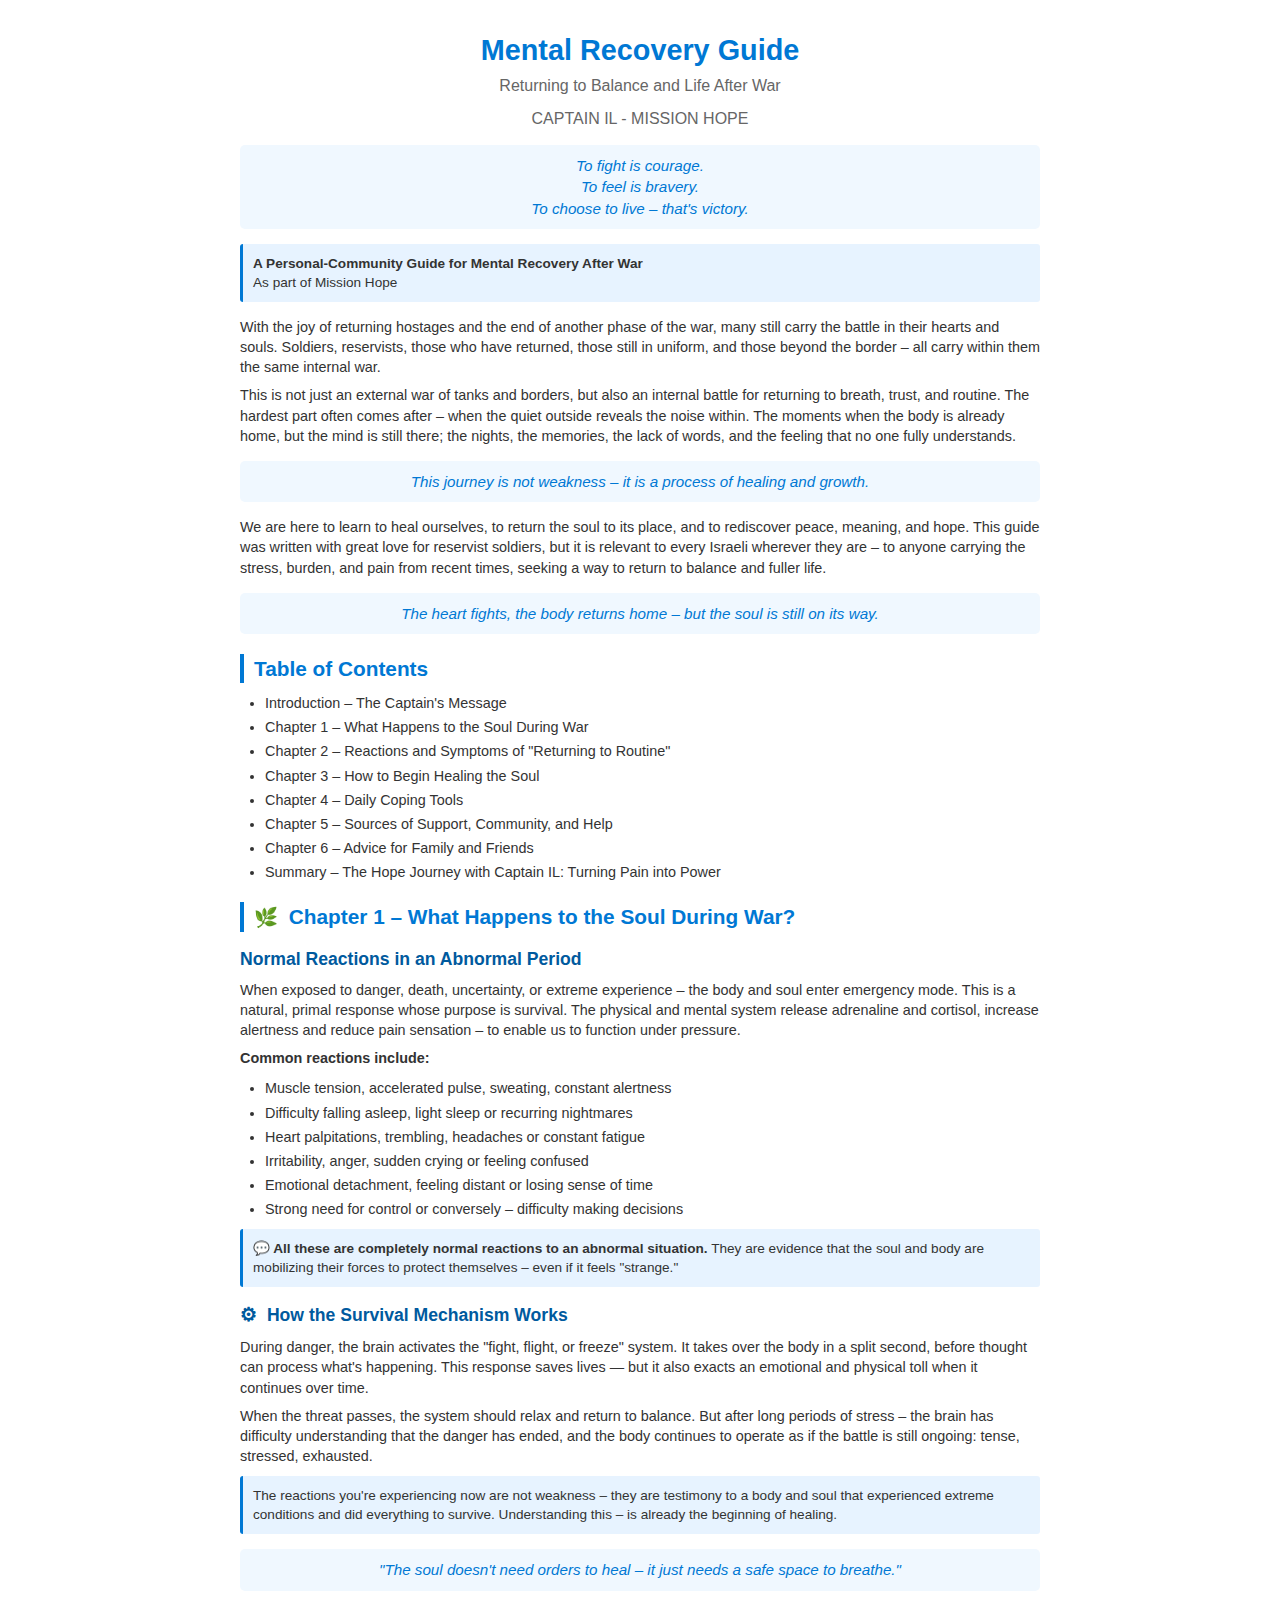
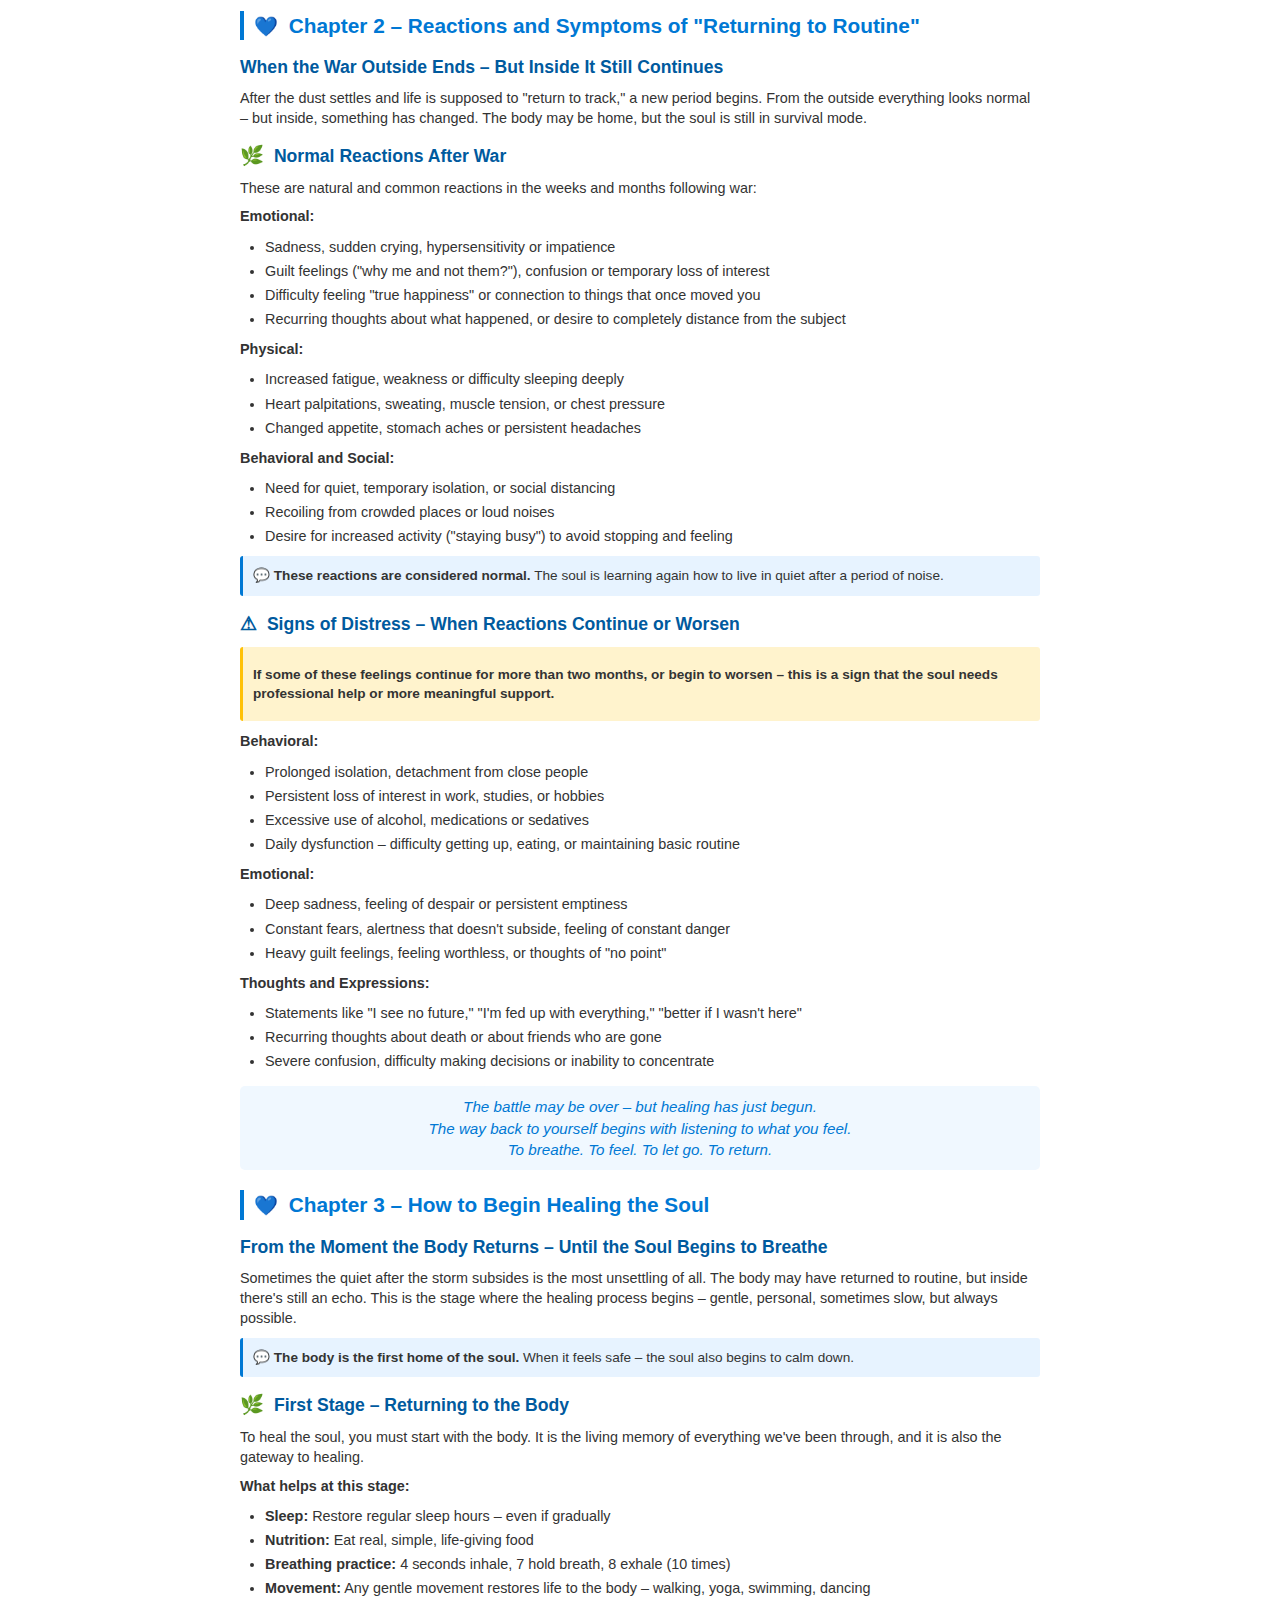
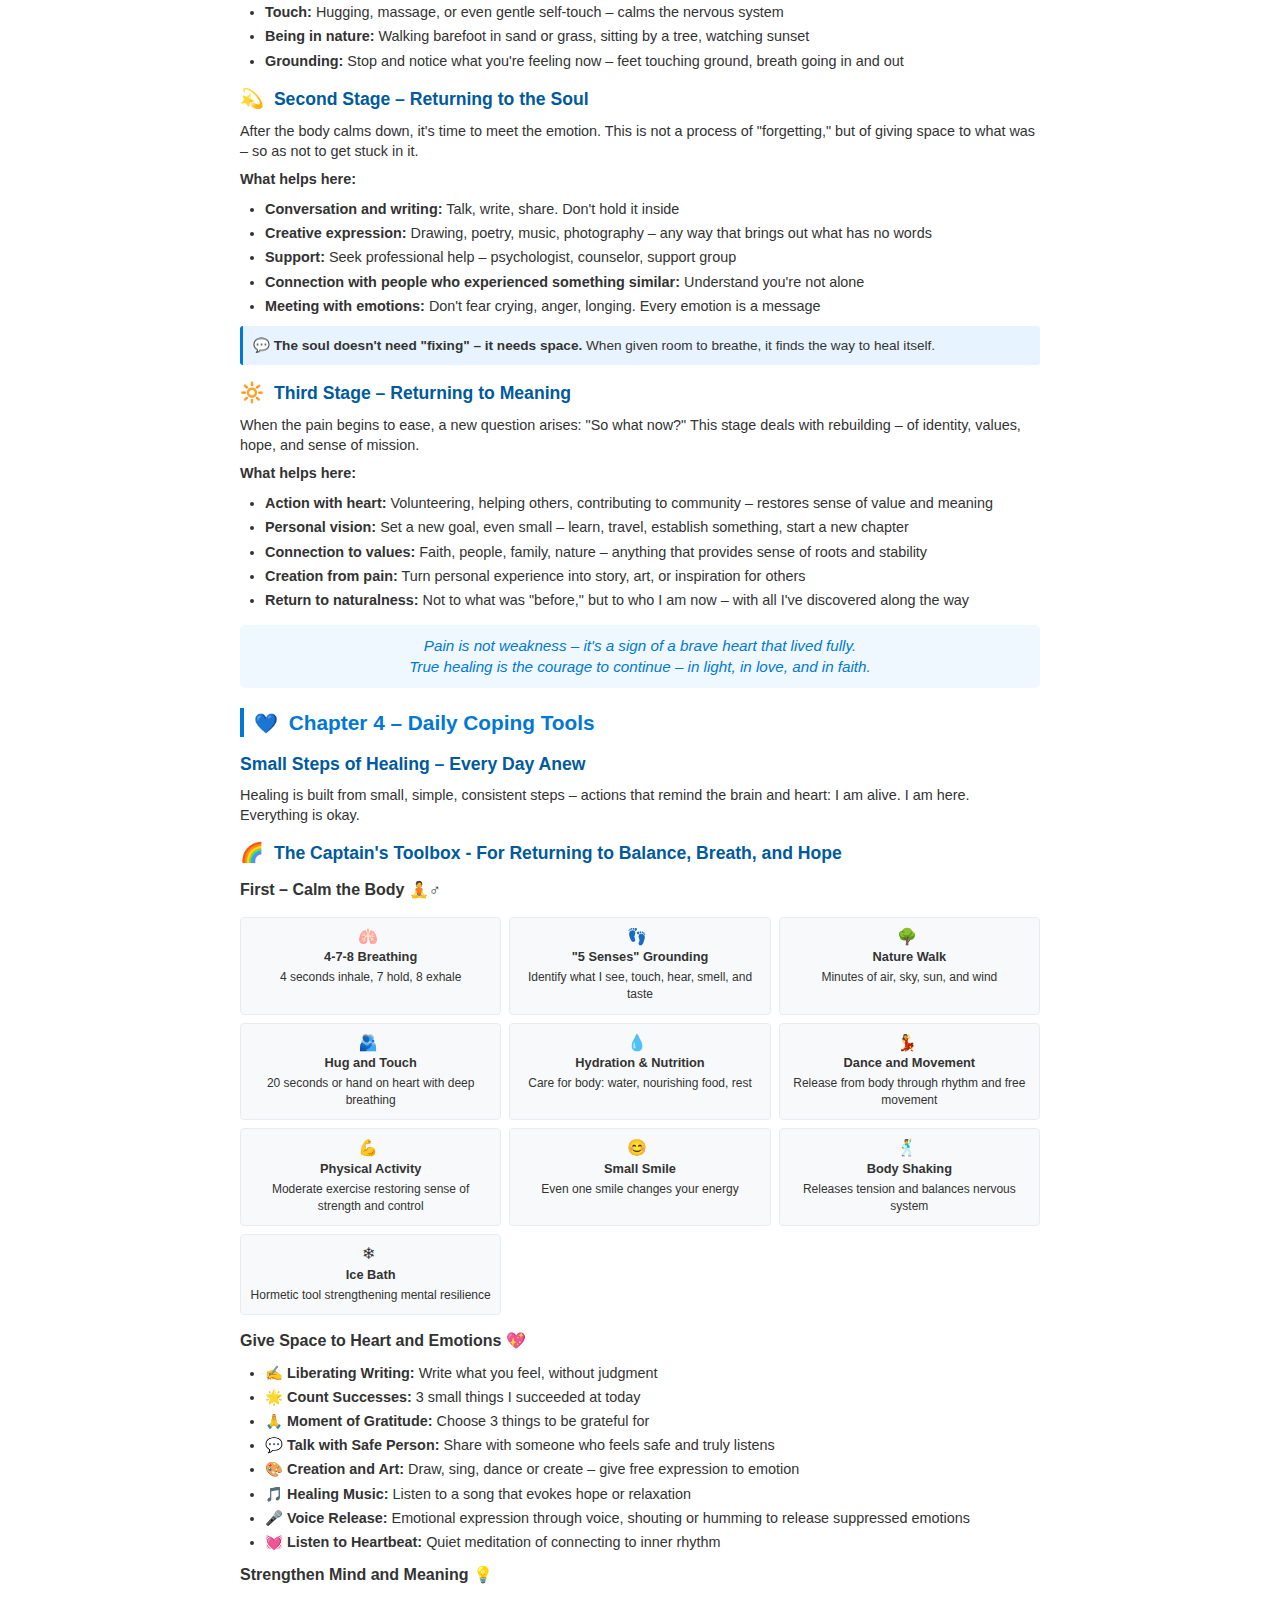
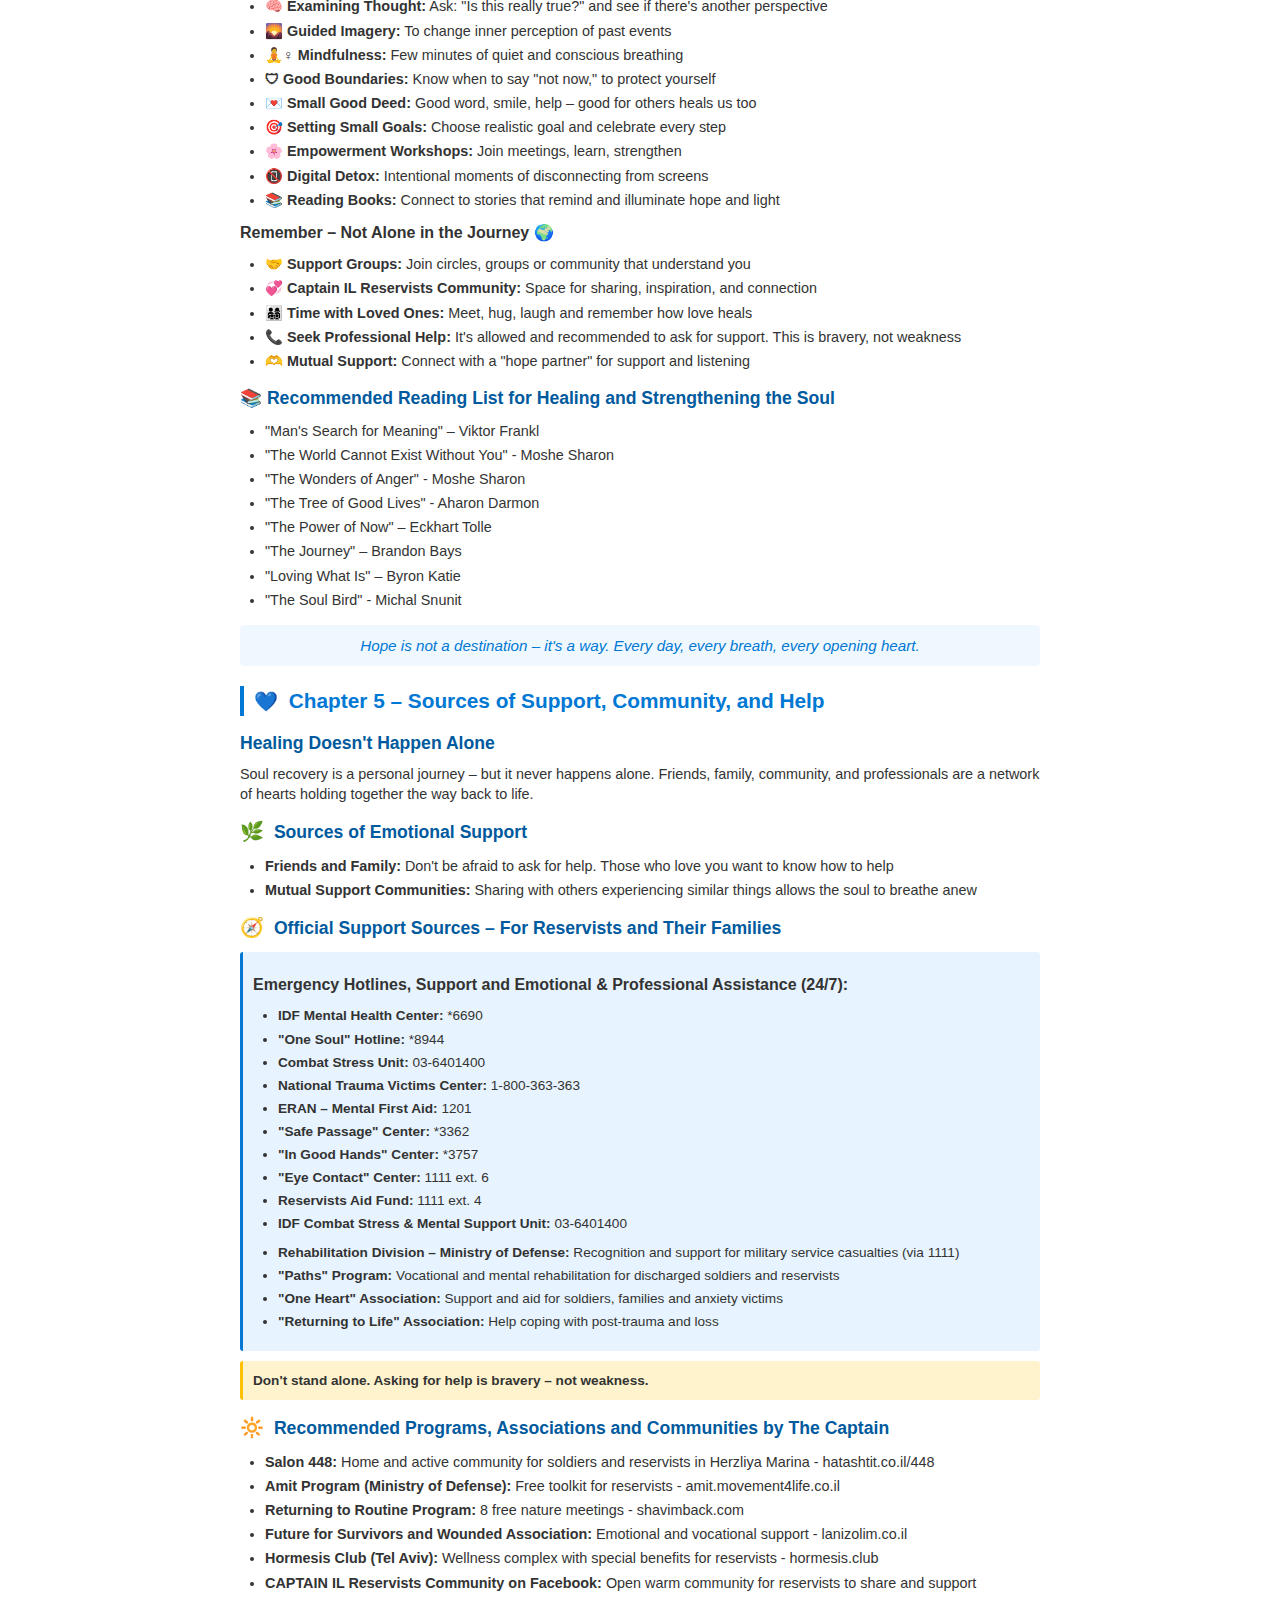
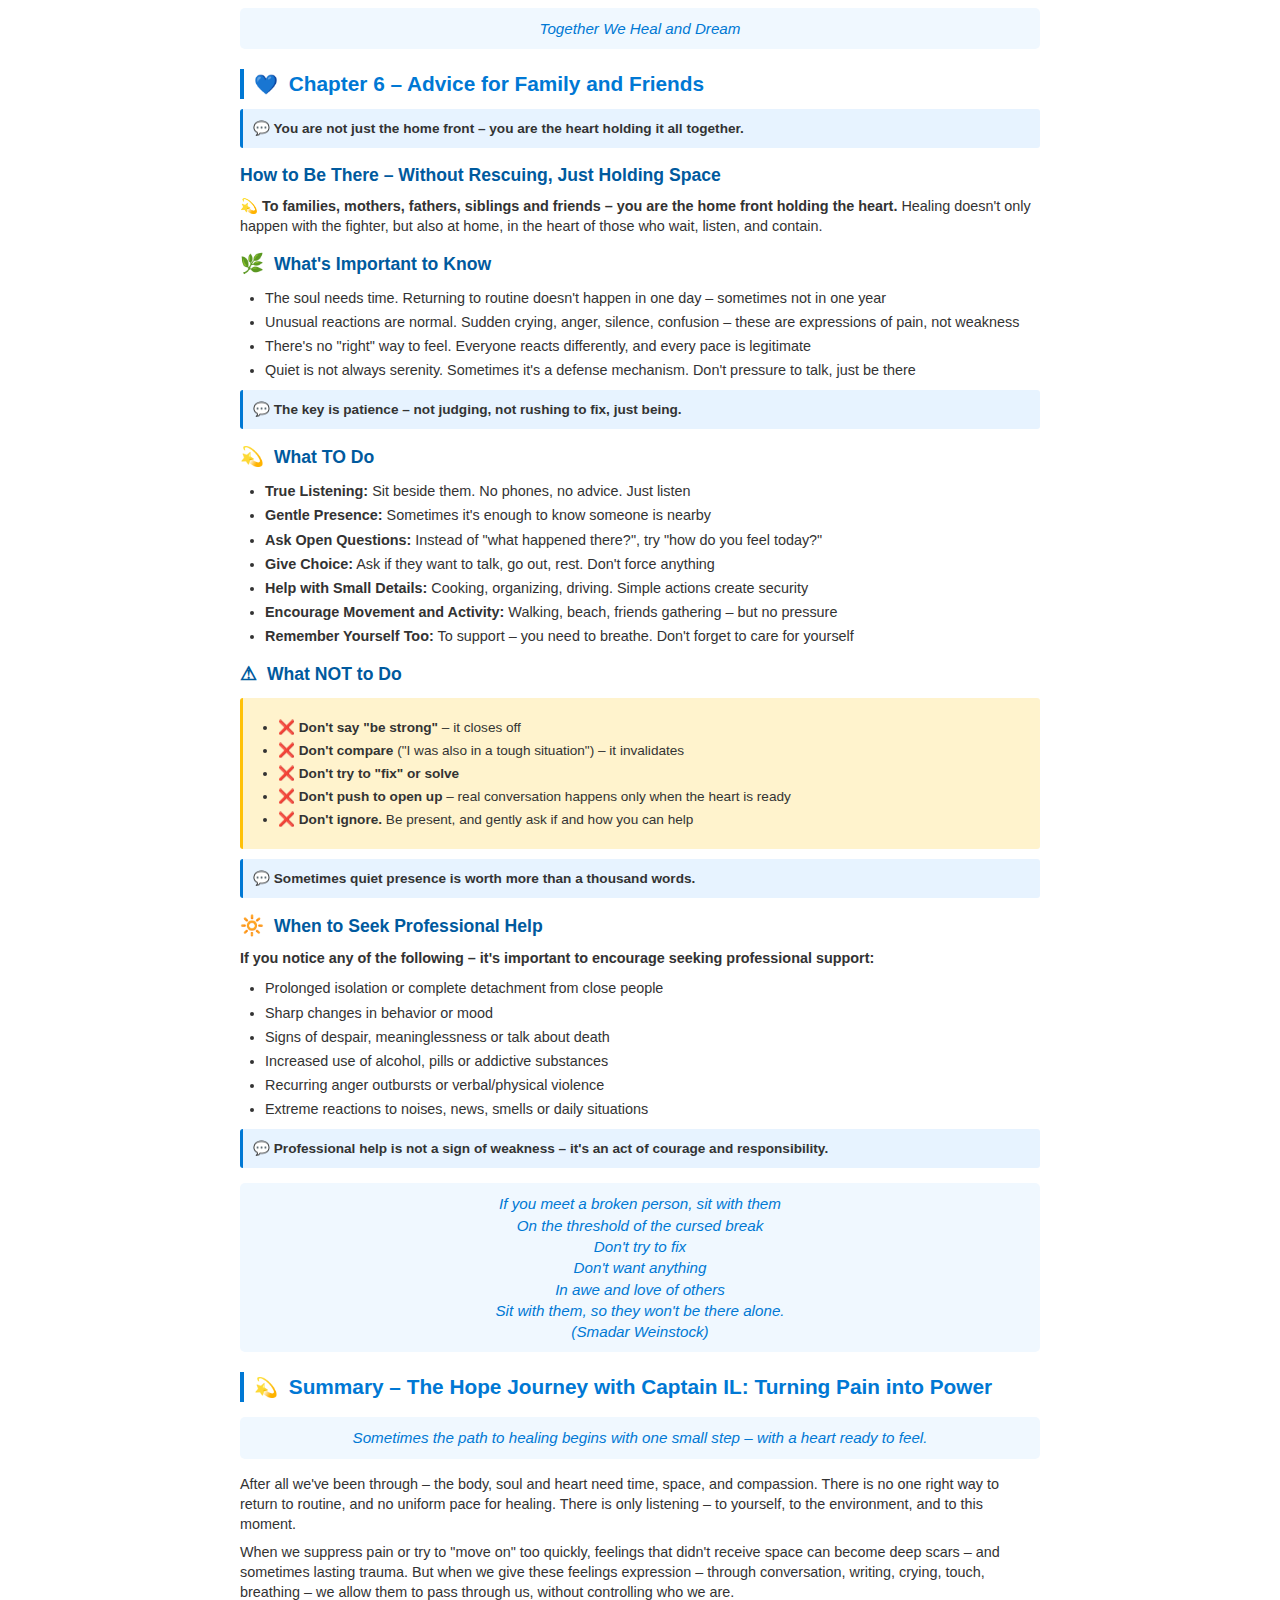
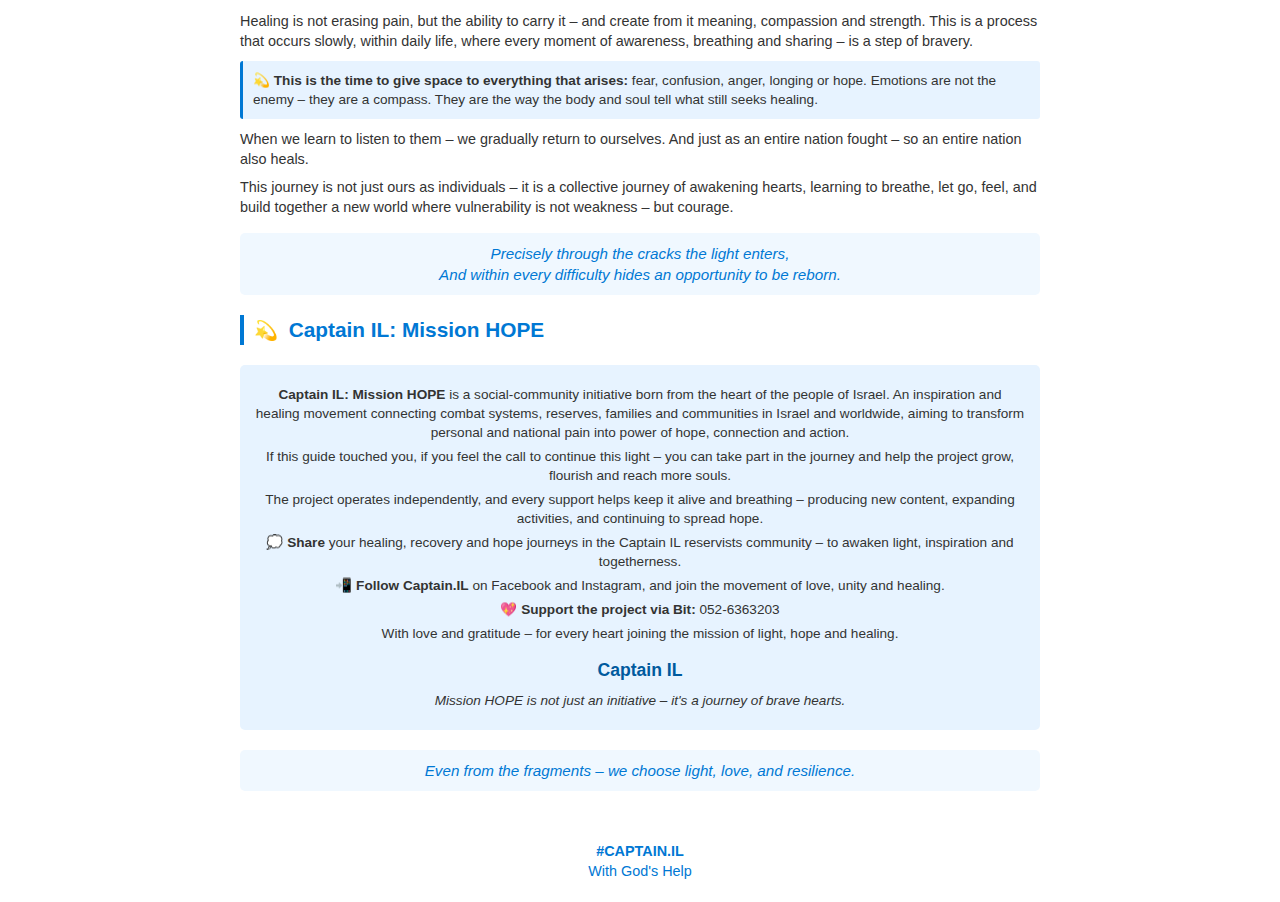
<file: Assets/guide1-english.html>
<!DOCTYPE html>
<html lang="en">
<head>
    <meta charset="UTF-8">
    <meta name="viewport" content="width=device-width, initial-scale=1.0">
    <title>Mental Recovery Guide - Captain IL</title>
    <style>
        body {
            font-family: 'Segoe UI', Tahoma, Geneva, Verdana, sans-serif;
            line-height: 1.4;
            max-width: 800px;
            margin: 0 auto;
            padding: 20px 15px;
            background: #ffffff;
            color: #333;
            font-size: 0.9rem;
        }
        h1 {
            color: #0078D4;
            font-size: 1.8rem;
            text-align: center;
            margin-bottom: 5px;
            margin-top: 10px;
        }
        h2 {
            color: #0078D4;
            font-size: 1.3rem;
            margin-top: 20px;
            margin-bottom: 10px;
            border-left: 4px solid #0078D4;
            padding-left: 10px;
        }
        h3 {
            color: #005a9e;
            font-size: 1.1rem;
            margin-top: 15px;
            margin-bottom: 8px;
        }
        h4 {
            font-size: 1rem;
            margin-top: 12px;
            margin-bottom: 8px;
        }
        .subtitle {
            text-align: center;
            font-size: 1rem;
            color: #666;
            margin-bottom: 10px;
        }
        .quote {
            text-align: center;
            font-size: 0.95rem;
            font-style: italic;
            color: #0078D4;
            margin: 15px 0;
            padding: 10px;
            background: #f0f8ff;
            border-radius: 5px;
        }
        .section {
            margin: 15px 0;
        }
        p {
            margin: 8px 0;
        }
        ul {
            margin: 10px 0;
            padding-left: 25px;
        }
        li {
            margin: 4px 0;
        }
        .icon {
            font-size: 1.2rem;
            margin-right: 5px;
        }
        .warning {
            background: #fff3cd;
            border-left: 3px solid #ffc107;
            padding: 10px;
            margin: 10px 0;
            border-radius: 3px;
            font-size: 0.85rem;
        }
        .info {
            background: #e7f3ff;
            border-left: 3px solid #0078D4;
            padding: 10px;
            margin: 10px 0;
            border-radius: 3px;
            font-size: 0.85rem;
        }
        .tools-grid {
            display: grid;
            grid-template-columns: repeat(3, 1fr);
            gap: 8px;
            margin: 15px 0;
        }
        .tool-item {
            background: #f8f9fa;
            padding: 8px;
            border-radius: 4px;
            text-align: center;
            border: 1px solid #e9ecef;
            font-size: 0.8rem;
        }
        .tool-item .icon {
            font-size: 1rem;
        }
        .tool-item p {
            margin: 3px 0;
            font-size: 0.75rem;
        }
        .contact-section {
            background: #e7f3ff;
            padding: 15px;
            border-radius: 5px;
            margin: 20px 0;
            text-align: center;
            font-size: 0.85rem;
        }
        .contact-section p {
            margin: 5px 0;
        }
        .page-break {
            page-break-after: always;
        }
    </style>
</head>
<body>
    <h1>Mental Recovery Guide</h1>
    <div class="subtitle">Returning to Balance and Life After War</div>
    <div class="subtitle">CAPTAIN IL - MISSION HOPE</div>
    
    <div class="quote">
        To fight is courage.<br>
        To feel is bravery.<br>
        To choose to live – that's victory.
    </div>

    <div class="info">
        <strong>A Personal-Community Guide for Mental Recovery After War</strong><br>
        As part of Mission Hope
    </div>

    <div class="section">
        <p>With the joy of returning hostages and the end of another phase of the war, many still carry the battle in their hearts and souls. Soldiers, reservists, those who have returned, those still in uniform, and those beyond the border – all carry within them the same internal war.</p>
        
        <p>This is not just an external war of tanks and borders, but also an internal battle for returning to breath, trust, and routine. The hardest part often comes after – when the quiet outside reveals the noise within. The moments when the body is already home, but the mind is still there; the nights, the memories, the lack of words, and the feeling that no one fully understands.</p>
        
        <div class="quote">
            This journey is not weakness – it is a process of healing and growth.
        </div>
        
        <p>We are here to learn to heal ourselves, to return the soul to its place, and to rediscover peace, meaning, and hope. This guide was written with great love for reservist soldiers, but it is relevant to every Israeli wherever they are – to anyone carrying the stress, burden, and pain from recent times, seeking a way to return to balance and fuller life.</p>
        
        <div class="quote">
            The heart fights, the body returns home – but the soul is still on its way.
        </div>
    </div>

    <h2>Table of Contents</h2>
    <ul>
        <li>Introduction – The Captain's Message</li>
        <li>Chapter 1 – What Happens to the Soul During War</li>
        <li>Chapter 2 – Reactions and Symptoms of "Returning to Routine"</li>
        <li>Chapter 3 – How to Begin Healing the Soul</li>
        <li>Chapter 4 – Daily Coping Tools</li>
        <li>Chapter 5 – Sources of Support, Community, and Help</li>
        <li>Chapter 6 – Advice for Family and Friends</li>
        <li>Summary – The Hope Journey with Captain IL: Turning Pain into Power</li>
    </ul>

    <h2><span class="icon">🌿</span> Chapter 1 – What Happens to the Soul During War?</h2>
    
    <h3>Normal Reactions in an Abnormal Period</h3>
    <p>When exposed to danger, death, uncertainty, or extreme experience – the body and soul enter emergency mode. This is a natural, primal response whose purpose is survival. The physical and mental system release adrenaline and cortisol, increase alertness and reduce pain sensation – to enable us to function under pressure.</p>

    <p><strong>Common reactions include:</strong></p>
    <ul>
        <li>Muscle tension, accelerated pulse, sweating, constant alertness</li>
        <li>Difficulty falling asleep, light sleep or recurring nightmares</li>
        <li>Heart palpitations, trembling, headaches or constant fatigue</li>
        <li>Irritability, anger, sudden crying or feeling confused</li>
        <li>Emotional detachment, feeling distant or losing sense of time</li>
        <li>Strong need for control or conversely – difficulty making decisions</li>
    </ul>

    <div class="info">
        <strong>💬 All these are completely normal reactions to an abnormal situation.</strong> They are evidence that the soul and body are mobilizing their forces to protect themselves – even if it feels "strange."
    </div>

    <h3><span class="icon">⚙</span> How the Survival Mechanism Works</h3>
    <p>During danger, the brain activates the "fight, flight, or freeze" system. It takes over the body in a split second, before thought can process what's happening. This response saves lives — but it also exacts an emotional and physical toll when it continues over time.</p>

    <p>When the threat passes, the system should relax and return to balance. But after long periods of stress – the brain has difficulty understanding that the danger has ended, and the body continues to operate as if the battle is still ongoing: tense, stressed, exhausted.</p>

    <div class="info">
        The reactions you're experiencing now are not weakness – they are testimony to a body and soul that experienced extreme conditions and did everything to survive. Understanding this – is already the beginning of healing.
    </div>

    <div class="quote">
        "The soul doesn't need orders to heal – it just needs a safe space to breathe."
    </div>

    <h2><span class="icon">💙</span> Chapter 2 – Reactions and Symptoms of "Returning to Routine"</h2>
    
    <h3>When the War Outside Ends – But Inside It Still Continues</h3>
    <p>After the dust settles and life is supposed to "return to track," a new period begins. From the outside everything looks normal – but inside, something has changed. The body may be home, but the soul is still in survival mode.</p>

    <h3><span class="icon">🌿</span> Normal Reactions After War</h3>
    <p>These are natural and common reactions in the weeks and months following war:</p>

    <p><strong>Emotional:</strong></p>
    <ul>
        <li>Sadness, sudden crying, hypersensitivity or impatience</li>
        <li>Guilt feelings ("why me and not them?"), confusion or temporary loss of interest</li>
        <li>Difficulty feeling "true happiness" or connection to things that once moved you</li>
        <li>Recurring thoughts about what happened, or desire to completely distance from the subject</li>
    </ul>

    <p><strong>Physical:</strong></p>
    <ul>
        <li>Increased fatigue, weakness or difficulty sleeping deeply</li>
        <li>Heart palpitations, sweating, muscle tension, or chest pressure</li>
        <li>Changed appetite, stomach aches or persistent headaches</li>
    </ul>

    <p><strong>Behavioral and Social:</strong></p>
    <ul>
        <li>Need for quiet, temporary isolation, or social distancing</li>
        <li>Recoiling from crowded places or loud noises</li>
        <li>Desire for increased activity ("staying busy") to avoid stopping and feeling</li>
    </ul>

    <div class="info">
        <strong>💬 These reactions are considered normal.</strong> The soul is learning again how to live in quiet after a period of noise.
    </div>

    <h3><span class="icon">⚠</span> Signs of Distress – When Reactions Continue or Worsen</h3>
    <div class="warning">
        <p><strong>If some of these feelings continue for more than two months, or begin to worsen – this is a sign that the soul needs professional help or more meaningful support.</strong></p>
    </div>

    <p><strong>Behavioral:</strong></p>
    <ul>
        <li>Prolonged isolation, detachment from close people</li>
        <li>Persistent loss of interest in work, studies, or hobbies</li>
        <li>Excessive use of alcohol, medications or sedatives</li>
        <li>Daily dysfunction – difficulty getting up, eating, or maintaining basic routine</li>
    </ul>

    <p><strong>Emotional:</strong></p>
    <ul>
        <li>Deep sadness, feeling of despair or persistent emptiness</li>
        <li>Constant fears, alertness that doesn't subside, feeling of constant danger</li>
        <li>Heavy guilt feelings, feeling worthless, or thoughts of "no point"</li>
    </ul>

    <p><strong>Thoughts and Expressions:</strong></p>
    <ul>
        <li>Statements like "I see no future," "I'm fed up with everything," "better if I wasn't here"</li>
        <li>Recurring thoughts about death or about friends who are gone</li>
        <li>Severe confusion, difficulty making decisions or inability to concentrate</li>
    </ul>

    <div class="quote">
        The battle may be over – but healing has just begun.<br>
        The way back to yourself begins with listening to what you feel.<br>
        To breathe. To feel. To let go. To return.
    </div>

    <h2><span class="icon">💙</span> Chapter 3 – How to Begin Healing the Soul</h2>
    
    <h3>From the Moment the Body Returns – Until the Soul Begins to Breathe</h3>
    <p>Sometimes the quiet after the storm subsides is the most unsettling of all. The body may have returned to routine, but inside there's still an echo. This is the stage where the healing process begins – gentle, personal, sometimes slow, but always possible.</p>

    <div class="info">
        <strong>💬 The body is the first home of the soul.</strong> When it feels safe – the soul also begins to calm down.
    </div>

    <h3><span class="icon">🌿</span> First Stage – Returning to the Body</h3>
    <p>To heal the soul, you must start with the body. It is the living memory of everything we've been through, and it is also the gateway to healing.</p>

    <p><strong>What helps at this stage:</strong></p>
    <ul>
        <li><strong>Sleep:</strong> Restore regular sleep hours – even if gradually</li>
        <li><strong>Nutrition:</strong> Eat real, simple, life-giving food</li>
        <li><strong>Breathing practice:</strong> 4 seconds inhale, 7 hold breath, 8 exhale (10 times)</li>
        <li><strong>Movement:</strong> Any gentle movement restores life to the body – walking, yoga, swimming, dancing</li>
        <li><strong>Touch:</strong> Hugging, massage, or even gentle self-touch – calms the nervous system</li>
        <li><strong>Being in nature:</strong> Walking barefoot in sand or grass, sitting by a tree, watching sunset</li>
        <li><strong>Grounding:</strong> Stop and notice what you're feeling now – feet touching ground, breath going in and out</li>
    </ul>

    <h3><span class="icon">💫</span> Second Stage – Returning to the Soul</h3>
    <p>After the body calms down, it's time to meet the emotion. This is not a process of "forgetting," but of giving space to what was – so as not to get stuck in it.</p>

    <p><strong>What helps here:</strong></p>
    <ul>
        <li><strong>Conversation and writing:</strong> Talk, write, share. Don't hold it inside</li>
        <li><strong>Creative expression:</strong> Drawing, poetry, music, photography – any way that brings out what has no words</li>
        <li><strong>Support:</strong> Seek professional help – psychologist, counselor, support group</li>
        <li><strong>Connection with people who experienced something similar:</strong> Understand you're not alone</li>
        <li><strong>Meeting with emotions:</strong> Don't fear crying, anger, longing. Every emotion is a message</li>
    </ul>

    <div class="info">
        <strong>💬 The soul doesn't need "fixing" – it needs space.</strong> When given room to breathe, it finds the way to heal itself.
    </div>

    <h3><span class="icon">🔆</span> Third Stage – Returning to Meaning</h3>
    <p>When the pain begins to ease, a new question arises: "So what now?" This stage deals with rebuilding – of identity, values, hope, and sense of mission.</p>

    <p><strong>What helps here:</strong></p>
    <ul>
        <li><strong>Action with heart:</strong> Volunteering, helping others, contributing to community – restores sense of value and meaning</li>
        <li><strong>Personal vision:</strong> Set a new goal, even small – learn, travel, establish something, start a new chapter</li>
        <li><strong>Connection to values:</strong> Faith, people, family, nature – anything that provides sense of roots and stability</li>
        <li><strong>Creation from pain:</strong> Turn personal experience into story, art, or inspiration for others</li>
        <li><strong>Return to naturalness:</strong> Not to what was "before," but to who I am now – with all I've discovered along the way</li>
    </ul>

    <div class="quote">
        Pain is not weakness – it's a sign of a brave heart that lived fully.<br>
        True healing is the courage to continue – in light, in love, and in faith.
    </div>

    <h2><span class="icon">💙</span> Chapter 4 – Daily Coping Tools</h2>
    
    <h3>Small Steps of Healing – Every Day Anew</h3>
    <p>Healing is built from small, simple, consistent steps – actions that remind the brain and heart: I am alive. I am here. Everything is okay.</p>

    <h3><span class="icon">🌈</span> The Captain's Toolbox - For Returning to Balance, Breath, and Hope</h3>

    <h4>First – Calm the Body 🧘♂</h4>
    <div class="tools-grid">
        <div class="tool-item">
            <div class="icon">🫁</div>
            <strong>4-7-8 Breathing</strong>
            <p>4 seconds inhale, 7 hold, 8 exhale</p>
        </div>
        <div class="tool-item">
            <div class="icon">👣</div>
            <strong>"5 Senses" Grounding</strong>
            <p>Identify what I see, touch, hear, smell, and taste</p>
        </div>
        <div class="tool-item">
            <div class="icon">🌳</div>
            <strong>Nature Walk</strong>
            <p>Minutes of air, sky, sun, and wind</p>
        </div>
        <div class="tool-item">
            <div class="icon">🫂</div>
            <strong>Hug and Touch</strong>
            <p>20 seconds or hand on heart with deep breathing</p>
        </div>
        <div class="tool-item">
            <div class="icon">💧</div>
            <strong>Hydration & Nutrition</strong>
            <p>Care for body: water, nourishing food, rest</p>
        </div>
        <div class="tool-item">
            <div class="icon">💃</div>
            <strong>Dance and Movement</strong>
            <p>Release from body through rhythm and free movement</p>
        </div>
        <div class="tool-item">
            <div class="icon">💪</div>
            <strong>Physical Activity</strong>
            <p>Moderate exercise restoring sense of strength and control</p>
        </div>
        <div class="tool-item">
            <div class="icon">😊</div>
            <strong>Small Smile</strong>
            <p>Even one smile changes your energy</p>
        </div>
        <div class="tool-item">
            <div class="icon">🕺</div>
            <strong>Body Shaking</strong>
            <p>Releases tension and balances nervous system</p>
        </div>
        <div class="tool-item">
            <div class="icon">❄</div>
            <strong>Ice Bath</strong>
            <p>Hormetic tool strengthening mental resilience</p>
        </div>
    </div>

    <h4>Give Space to Heart and Emotions 💖</h4>
    <ul>
        <li><strong>✍ Liberating Writing:</strong> Write what you feel, without judgment</li>
        <li><strong>🌟 Count Successes:</strong> 3 small things I succeeded at today</li>
        <li><strong>🙏 Moment of Gratitude:</strong> Choose 3 things to be grateful for</li>
        <li><strong>💬 Talk with Safe Person:</strong> Share with someone who feels safe and truly listens</li>
        <li><strong>🎨 Creation and Art:</strong> Draw, sing, dance or create – give free expression to emotion</li>
        <li><strong>🎵 Healing Music:</strong> Listen to a song that evokes hope or relaxation</li>
        <li><strong>🎤 Voice Release:</strong> Emotional expression through voice, shouting or humming to release suppressed emotions</li>
        <li><strong>💓 Listen to Heartbeat:</strong> Quiet meditation of connecting to inner rhythm</li>
    </ul>

    <h4>Strengthen Mind and Meaning 💡</h4>
    <ul>
        <li><strong>🧠 Examining Thought:</strong> Ask: "Is this really true?" and see if there's another perspective</li>
        <li><strong>🌄 Guided Imagery:</strong> To change inner perception of past events</li>
        <li><strong>🧘♀ Mindfulness:</strong> Few minutes of quiet and conscious breathing</li>
        <li><strong>🛡 Good Boundaries:</strong> Know when to say "not now," to protect yourself</li>
        <li><strong>💌 Small Good Deed:</strong> Good word, smile, help – good for others heals us too</li>
        <li><strong>🎯 Setting Small Goals:</strong> Choose realistic goal and celebrate every step</li>
        <li><strong>🌸 Empowerment Workshops:</strong> Join meetings, learn, strengthen</li>
        <li><strong>📵 Digital Detox:</strong> Intentional moments of disconnecting from screens</li>
        <li><strong>📚 Reading Books:</strong> Connect to stories that remind and illuminate hope and light</li>
    </ul>

    <h4>Remember – Not Alone in the Journey 🌍</h4>
    <ul>
        <li><strong>🤝 Support Groups:</strong> Join circles, groups or community that understand you</li>
        <li><strong>💞 Captain IL Reservists Community:</strong> Space for sharing, inspiration, and connection</li>
        <li><strong>👨‍👩‍👧‍👦 Time with Loved Ones:</strong> Meet, hug, laugh and remember how love heals</li>
        <li><strong>📞 Seek Professional Help:</strong> It's allowed and recommended to ask for support. This is bravery, not weakness</li>
        <li><strong>🫶 Mutual Support:</strong> Connect with a "hope partner" for support and listening</li>
    </ul>

    <h3>📚 Recommended Reading List for Healing and Strengthening the Soul</h3>
    <ul>
        <li>"Man's Search for Meaning" – Viktor Frankl</li>
        <li>"The World Cannot Exist Without You" - Moshe Sharon</li>
        <li>"The Wonders of Anger" - Moshe Sharon</li>
        <li>"The Tree of Good Lives" - Aharon Darmon</li>
        <li>"The Power of Now" – Eckhart Tolle</li>
        <li>"The Journey" – Brandon Bays</li>
        <li>"Loving What Is" – Byron Katie</li>
        <li>"The Soul Bird" - Michal Snunit</li>
    </ul>

    <div class="quote">
        Hope is not a destination – it's a way. Every day, every breath, every opening heart.
    </div>

    <h2><span class="icon">💙</span> Chapter 5 – Sources of Support, Community, and Help</h2>
    
    <h3>Healing Doesn't Happen Alone</h3>
    <p>Soul recovery is a personal journey – but it never happens alone. Friends, family, community, and professionals are a network of hearts holding together the way back to life.</p>

    <h3><span class="icon">🌿</span> Sources of Emotional Support</h3>
    <ul>
        <li><strong>Friends and Family:</strong> Don't be afraid to ask for help. Those who love you want to know how to help</li>
        <li><strong>Mutual Support Communities:</strong> Sharing with others experiencing similar things allows the soul to breathe anew</li>
    </ul>

    <h3><span class="icon">🧭</span> Official Support Sources – For Reservists and Their Families</h3>
    <div class="info">
        <h4>Emergency Hotlines, Support and Emotional & Professional Assistance (24/7):</h4>
        <ul>
            <li><strong>IDF Mental Health Center:</strong> *6690</li>
            <li><strong>"One Soul" Hotline:</strong> *8944</li>
            <li><strong>Combat Stress Unit:</strong> 03-6401400</li>
            <li><strong>National Trauma Victims Center:</strong> 1-800-363-363</li>
            <li><strong>ERAN – Mental First Aid:</strong> 1201</li>
            <li><strong>"Safe Passage" Center:</strong> *3362</li>
            <li><strong>"In Good Hands" Center:</strong> *3757</li>
            <li><strong>"Eye Contact" Center:</strong> 1111 ext. 6</li>
            <li><strong>Reservists Aid Fund:</strong> 1111 ext. 4</li>
            <li><strong>IDF Combat Stress & Mental Support Unit:</strong> 03-6401400</li>
        </ul>
        
        <ul>
            <li><strong>Rehabilitation Division – Ministry of Defense:</strong> Recognition and support for military service casualties (via 1111)</li>
            <li><strong>"Paths" Program:</strong> Vocational and mental rehabilitation for discharged soldiers and reservists</li>
            <li><strong>"One Heart" Association:</strong> Support and aid for soldiers, families and anxiety victims</li>
            <li><strong>"Returning to Life" Association:</strong> Help coping with post-trauma and loss</li>
        </ul>
    </div>

    <div class="warning">
        <strong>Don't stand alone. Asking for help is bravery – not weakness.</strong>
    </div>

    <h3><span class="icon">🔆</span> Recommended Programs, Associations and Communities by The Captain</h3>
    <ul>
        <li><strong>Salon 448:</strong> Home and active community for soldiers and reservists in Herzliya Marina - hatashtit.co.il/448</li>
        <li><strong>Amit Program (Ministry of Defense):</strong> Free toolkit for reservists - amit.movement4life.co.il</li>
        <li><strong>Returning to Routine Program:</strong> 8 free nature meetings - shavimback.com</li>
        <li><strong>Future for Survivors and Wounded Association:</strong> Emotional and vocational support - lanizolim.co.il</li>
        <li><strong>Hormesis Club (Tel Aviv):</strong> Wellness complex with special benefits for reservists - hormesis.club</li>
        <li><strong>CAPTAIN IL Reservists Community on Facebook:</strong> Open warm community for reservists to share and support</li>
    </ul>

    <div class="quote">
        Together We Heal and Dream
    </div>

    <h2><span class="icon">💙</span> Chapter 6 – Advice for Family and Friends</h2>
    
    <div class="info">
        <strong>💬 You are not just the home front – you are the heart holding it all together.</strong>
    </div>

    <h3>How to Be There – Without Rescuing, Just Holding Space</h3>
    <p><strong>💫 To families, mothers, fathers, siblings and friends – you are the home front holding the heart.</strong> Healing doesn't only happen with the fighter, but also at home, in the heart of those who wait, listen, and contain.</p>

    <h3><span class="icon">🌿</span> What's Important to Know</h3>
    <ul>
        <li>The soul needs time. Returning to routine doesn't happen in one day – sometimes not in one year</li>
        <li>Unusual reactions are normal. Sudden crying, anger, silence, confusion – these are expressions of pain, not weakness</li>
        <li>There's no "right" way to feel. Everyone reacts differently, and every pace is legitimate</li>
        <li>Quiet is not always serenity. Sometimes it's a defense mechanism. Don't pressure to talk, just be there</li>
    </ul>

    <div class="info">
        <strong>💬 The key is patience – not judging, not rushing to fix, just being.</strong>
    </div>

    <h3><span class="icon">💫</span> What TO Do</h3>
    <ul>
        <li><strong>True Listening:</strong> Sit beside them. No phones, no advice. Just listen</li>
        <li><strong>Gentle Presence:</strong> Sometimes it's enough to know someone is nearby</li>
        <li><strong>Ask Open Questions:</strong> Instead of "what happened there?", try "how do you feel today?"</li>
        <li><strong>Give Choice:</strong> Ask if they want to talk, go out, rest. Don't force anything</li>
        <li><strong>Help with Small Details:</strong> Cooking, organizing, driving. Simple actions create security</li>
        <li><strong>Encourage Movement and Activity:</strong> Walking, beach, friends gathering – but no pressure</li>
        <li><strong>Remember Yourself Too:</strong> To support – you need to breathe. Don't forget to care for yourself</li>
    </ul>

    <h3><span class="icon">⚠</span> What NOT to Do</h3>
    <div class="warning">
        <ul>
            <li><strong>❌ Don't say "be strong"</strong> – it closes off</li>
            <li><strong>❌ Don't compare</strong> ("I was also in a tough situation") – it invalidates</li>
            <li><strong>❌ Don't try to "fix" or solve</strong></li>
            <li><strong>❌ Don't push to open up</strong> – real conversation happens only when the heart is ready</li>
            <li><strong>❌ Don't ignore.</strong> Be present, and gently ask if and how you can help</li>
        </ul>
    </div>

    <div class="info">
        <strong>💬 Sometimes quiet presence is worth more than a thousand words.</strong>
    </div>

    <h3><span class="icon">🔆</span> When to Seek Professional Help</h3>
    <p><strong>If you notice any of the following – it's important to encourage seeking professional support:</strong></p>
    <ul>
        <li>Prolonged isolation or complete detachment from close people</li>
        <li>Sharp changes in behavior or mood</li>
        <li>Signs of despair, meaninglessness or talk about death</li>
        <li>Increased use of alcohol, pills or addictive substances</li>
        <li>Recurring anger outbursts or verbal/physical violence</li>
        <li>Extreme reactions to noises, news, smells or daily situations</li>
    </ul>

    <div class="info">
        <strong>💬 Professional help is not a sign of weakness – it's an act of courage and responsibility.</strong>
    </div>

    <div class="quote">
        If you meet a broken person, sit with them<br>
        On the threshold of the cursed break<br>
        Don't try to fix<br>
        Don't want anything<br>
        In awe and love of others<br>
        Sit with them, so they won't be there alone.<br>
        <em>(Smadar Weinstock)</em>
    </div>

    <h2><span class="icon">💫</span> Summary – The Hope Journey with Captain IL: Turning Pain into Power</h2>
    
    <div class="quote">
        Sometimes the path to healing begins with one small step – with a heart ready to feel.
    </div>

    <p>After all we've been through – the body, soul and heart need time, space, and compassion. There is no one right way to return to routine, and no uniform pace for healing. There is only listening – to yourself, to the environment, and to this moment.</p>

    <p>When we suppress pain or try to "move on" too quickly, feelings that didn't receive space can become deep scars – and sometimes lasting trauma. But when we give these feelings expression – through conversation, writing, crying, touch, breathing – we allow them to pass through us, without controlling who we are.</p>

    <p>Healing is not erasing pain, but the ability to carry it – and create from it meaning, compassion and strength. This is a process that occurs slowly, within daily life, where every moment of awareness, breathing and sharing – is a step of bravery.</p>

    <div class="info">
        <strong>💫 This is the time to give space to everything that arises:</strong> fear, confusion, anger, longing or hope. Emotions are not the enemy – they are a compass. They are the way the body and soul tell what still seeks healing.
    </div>

    <p>When we learn to listen to them – we gradually return to ourselves. And just as an entire nation fought – so an entire nation also heals.</p>

    <p>This journey is not just ours as individuals – it is a collective journey of awakening hearts, learning to breathe, let go, feel, and build together a new world where vulnerability is not weakness – but courage.</p>

    <div class="quote">
        Precisely through the cracks the light enters,<br>
        And within every difficulty hides an opportunity to be reborn.
    </div>

    <h2><span class="icon">💫</span> Captain IL: Mission HOPE</h2>
    
    <div class="contact-section">
        <p><strong>Captain IL: Mission HOPE</strong> is a social-community initiative born from the heart of the people of Israel. An inspiration and healing movement connecting combat systems, reserves, families and communities in Israel and worldwide, aiming to transform personal and national pain into power of hope, connection and action.</p>
        
        <p>If this guide touched you, if you feel the call to continue this light – you can take part in the journey and help the project grow, flourish and reach more souls.</p>
        
        <p>The project operates independently, and every support helps keep it alive and breathing – producing new content, expanding activities, and continuing to spread hope.</p>
        
        <p><strong>💭 Share</strong> your healing, recovery and hope journeys in the Captain IL reservists community – to awaken light, inspiration and togetherness.</p>
        
        <p><strong>📲 Follow Captain.IL</strong> on Facebook and Instagram, and join the movement of love, unity and healing.</p>
        
        <p><strong>💖 Support the project via Bit:</strong> 052-6363203</p>
        
        <p>With love and gratitude – for every heart joining the mission of light, hope and healing.</p>
        
        <h3>Captain IL</h3>
        <p><em>Mission HOPE is not just an initiative – it's a journey of brave hearts.</em></p>
    </div>

    <div class="quote">
        Even from the fragments – we choose light, love, and resilience.
    </div>

    <div style="text-align: center; margin-top: 50px; color: #0078D4;">
        <strong>#CAPTAIN.IL</strong><br>
        With God's Help
    </div>
</body>
</html>
</file>
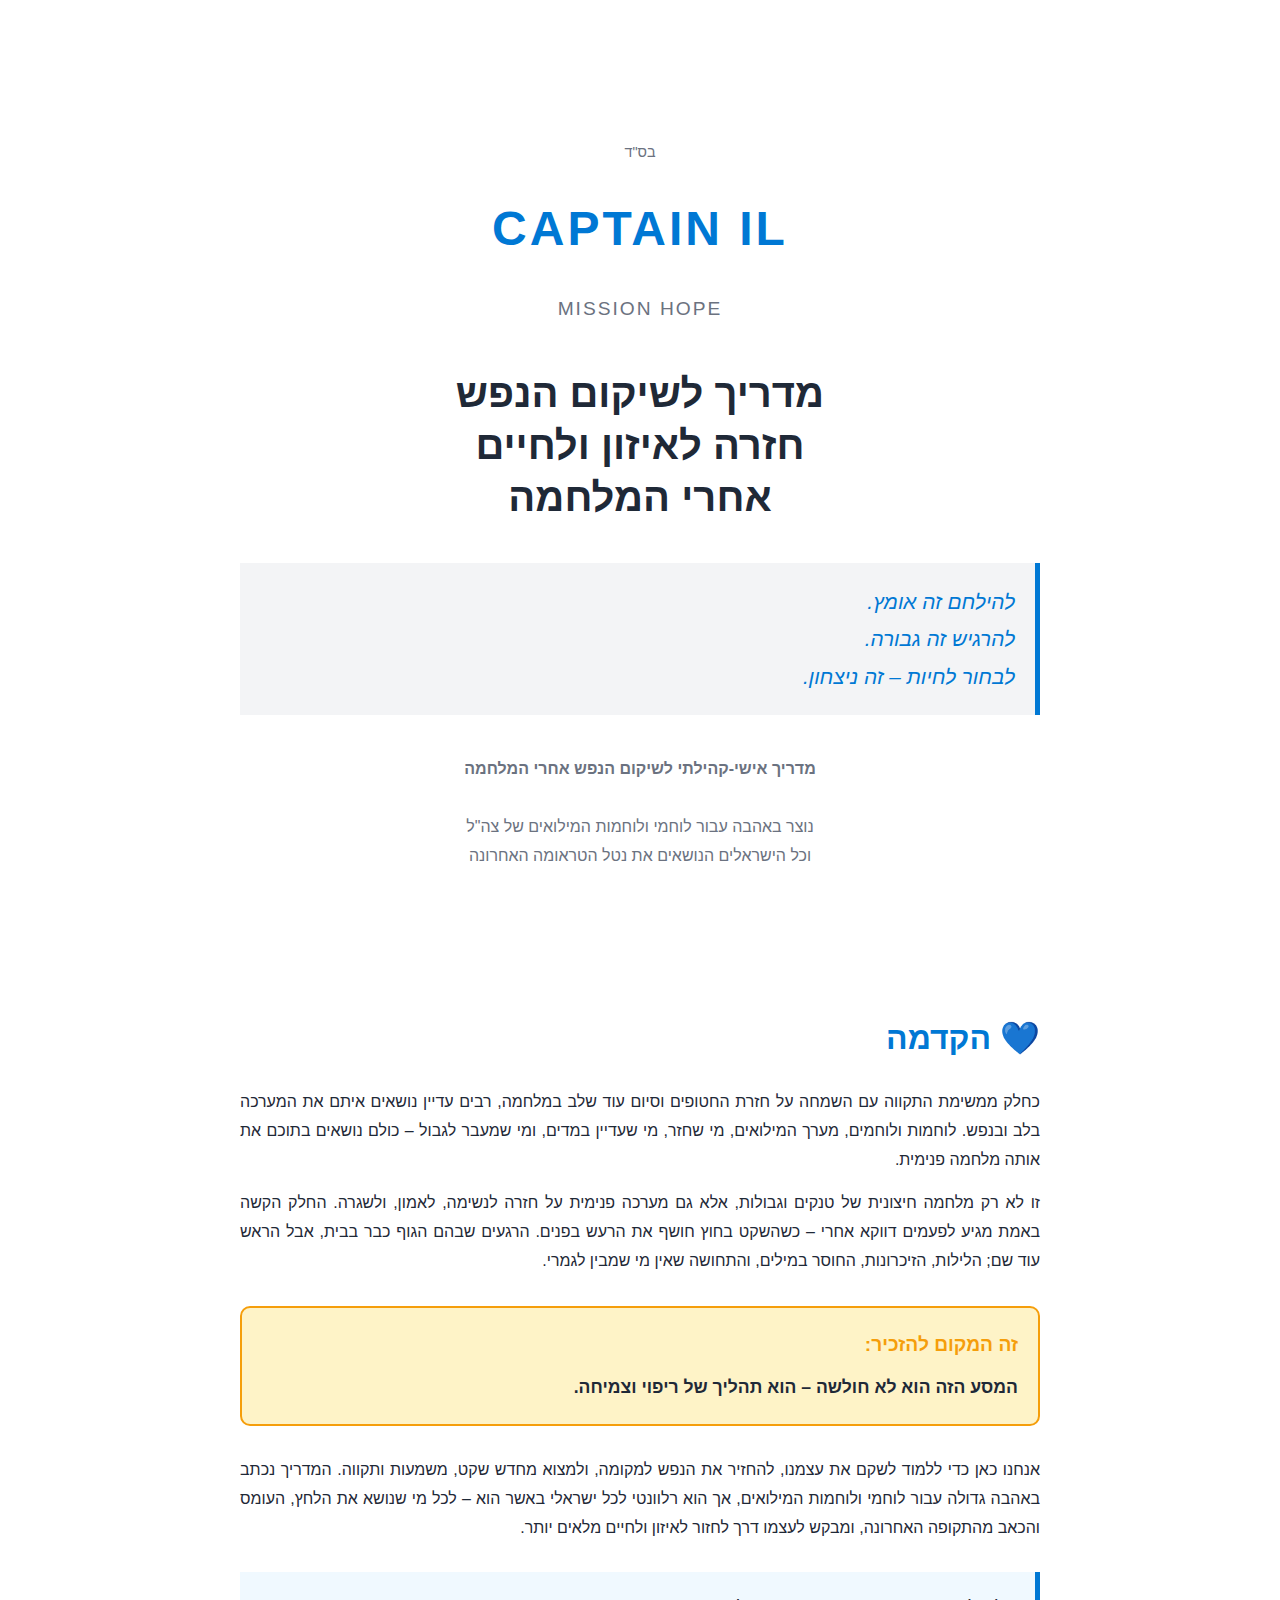
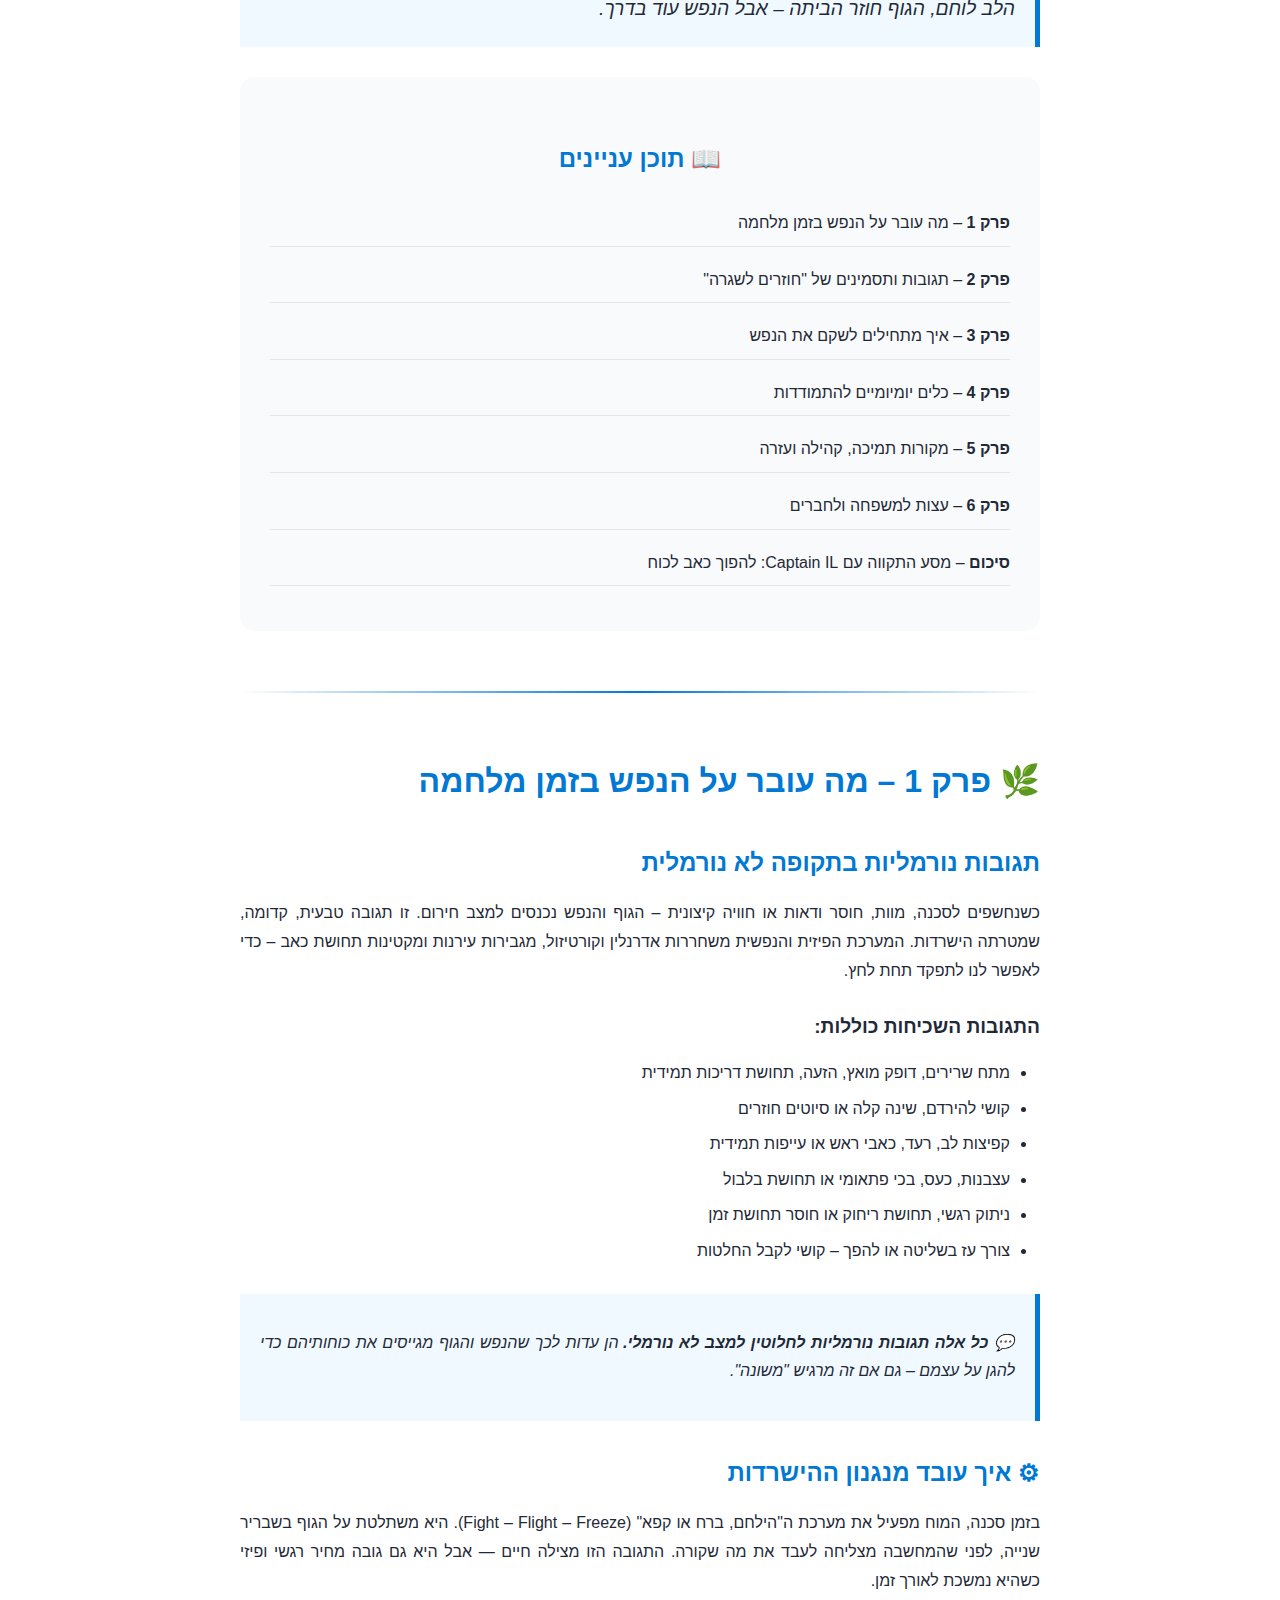
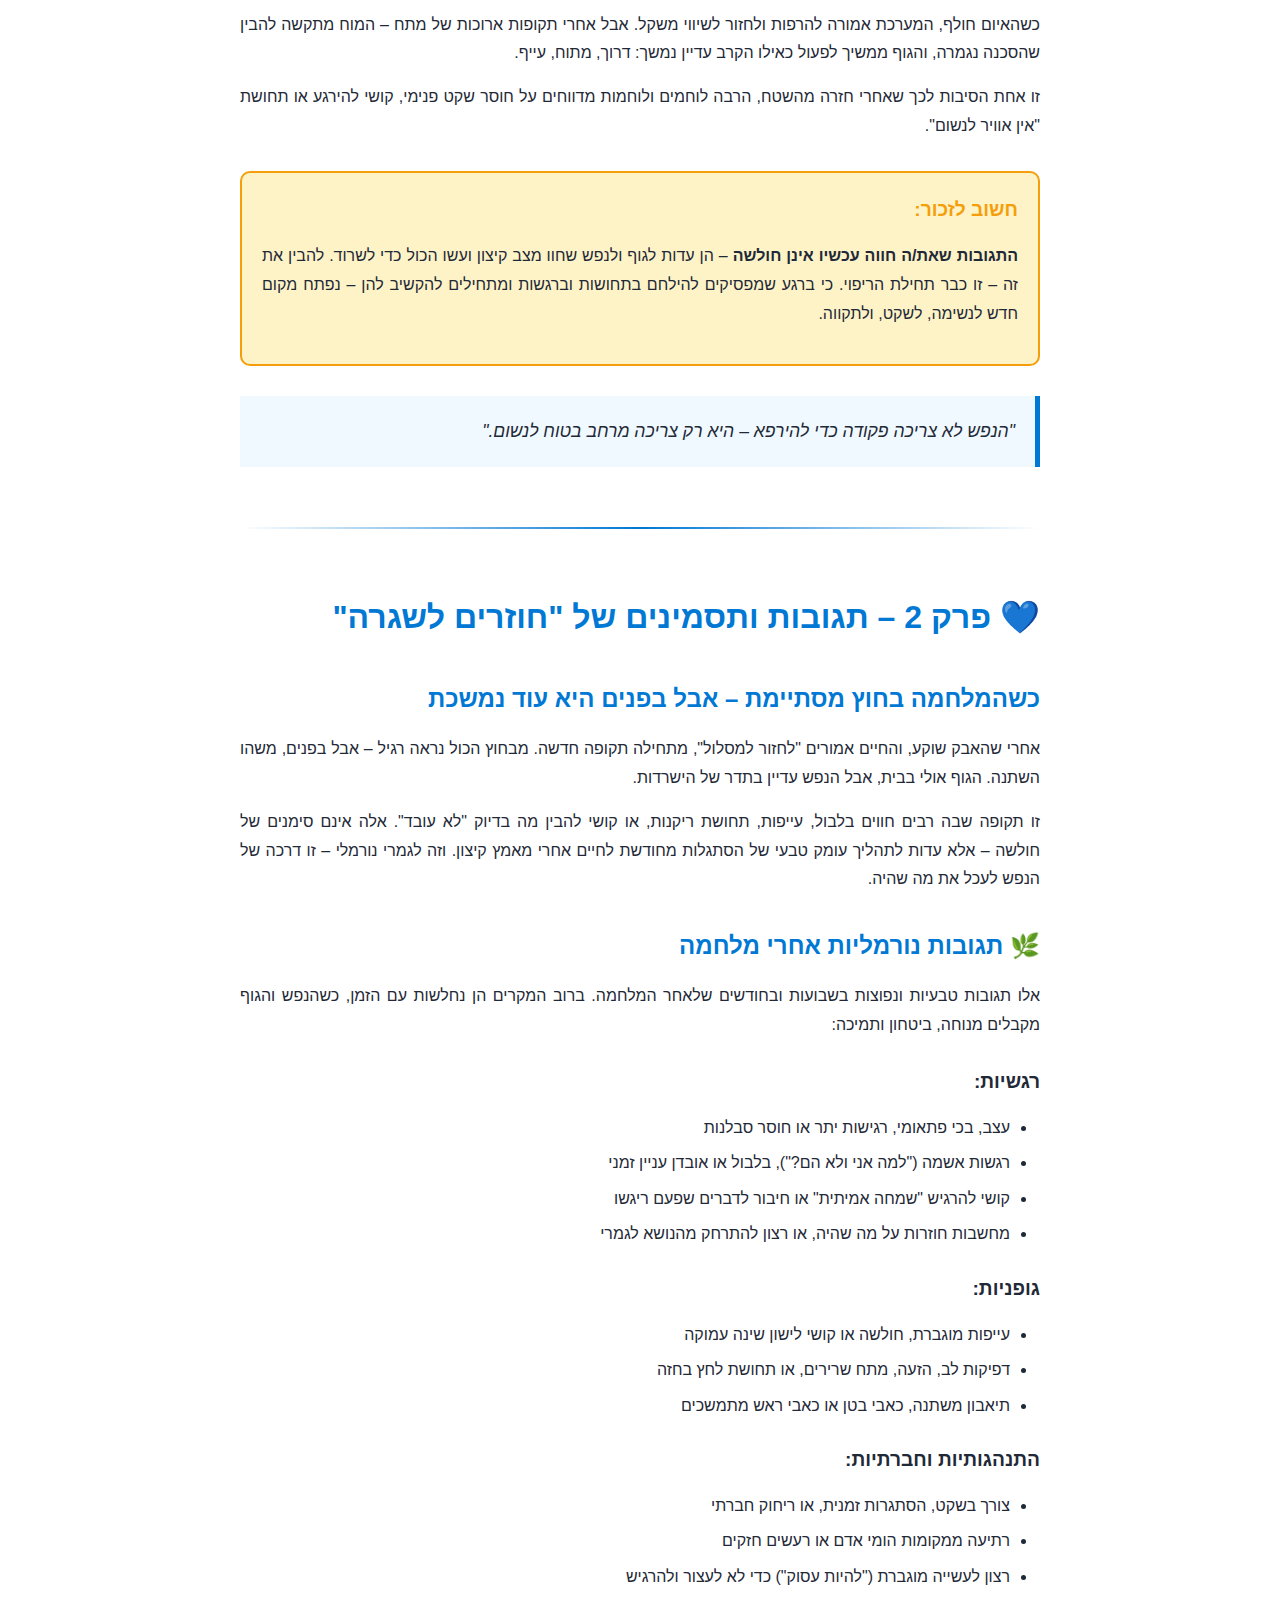
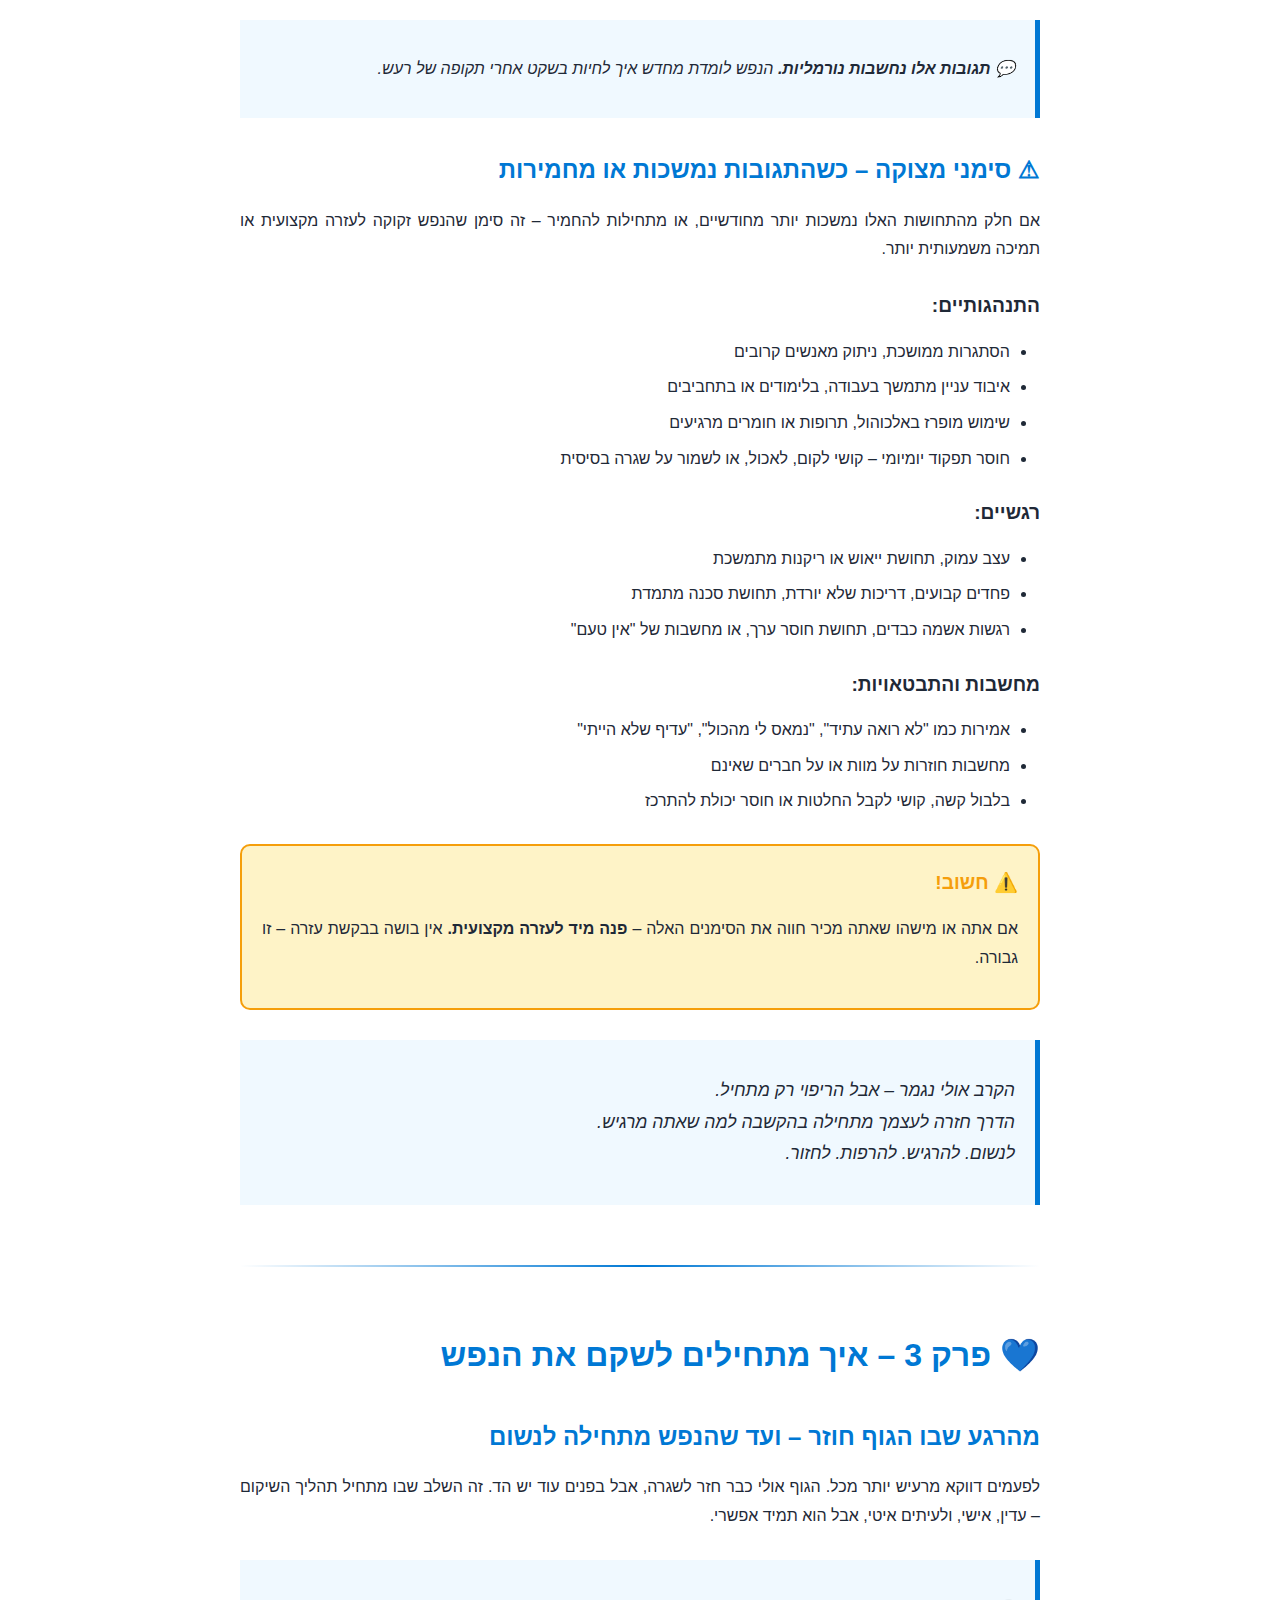
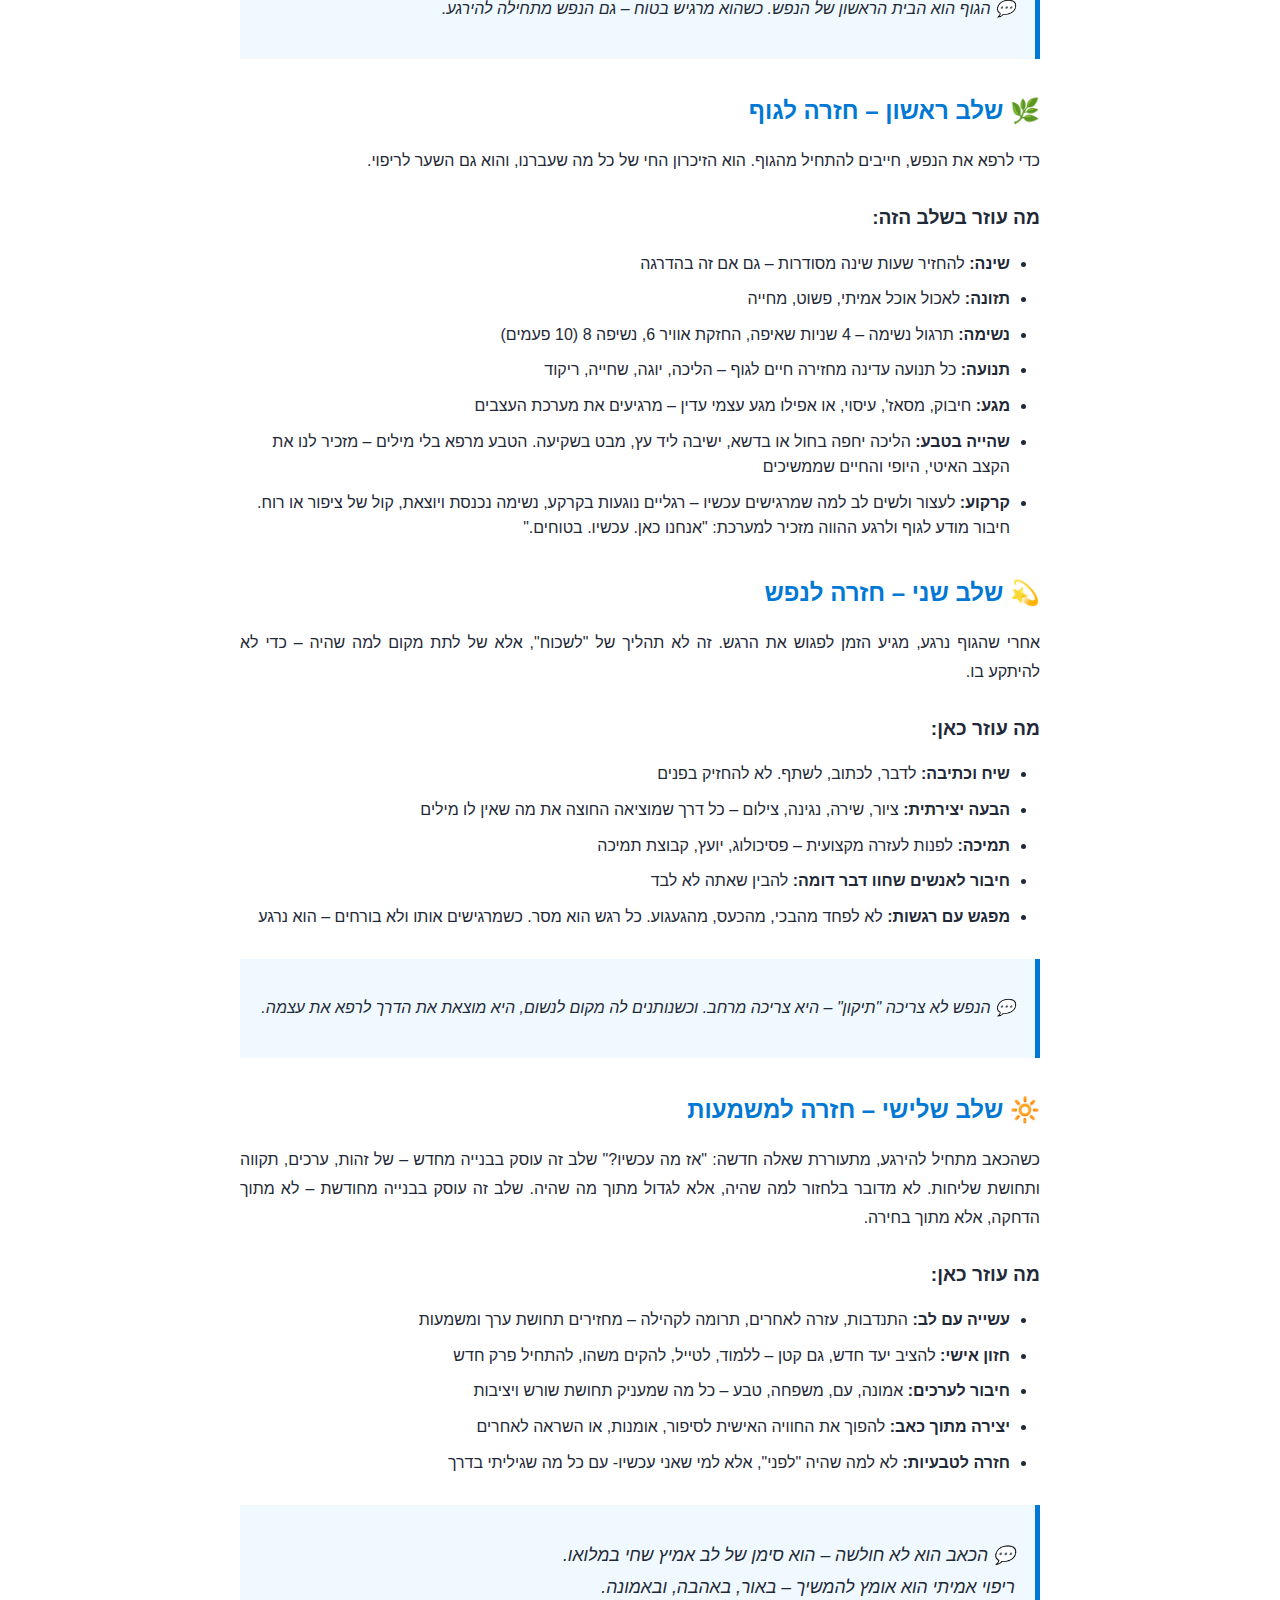
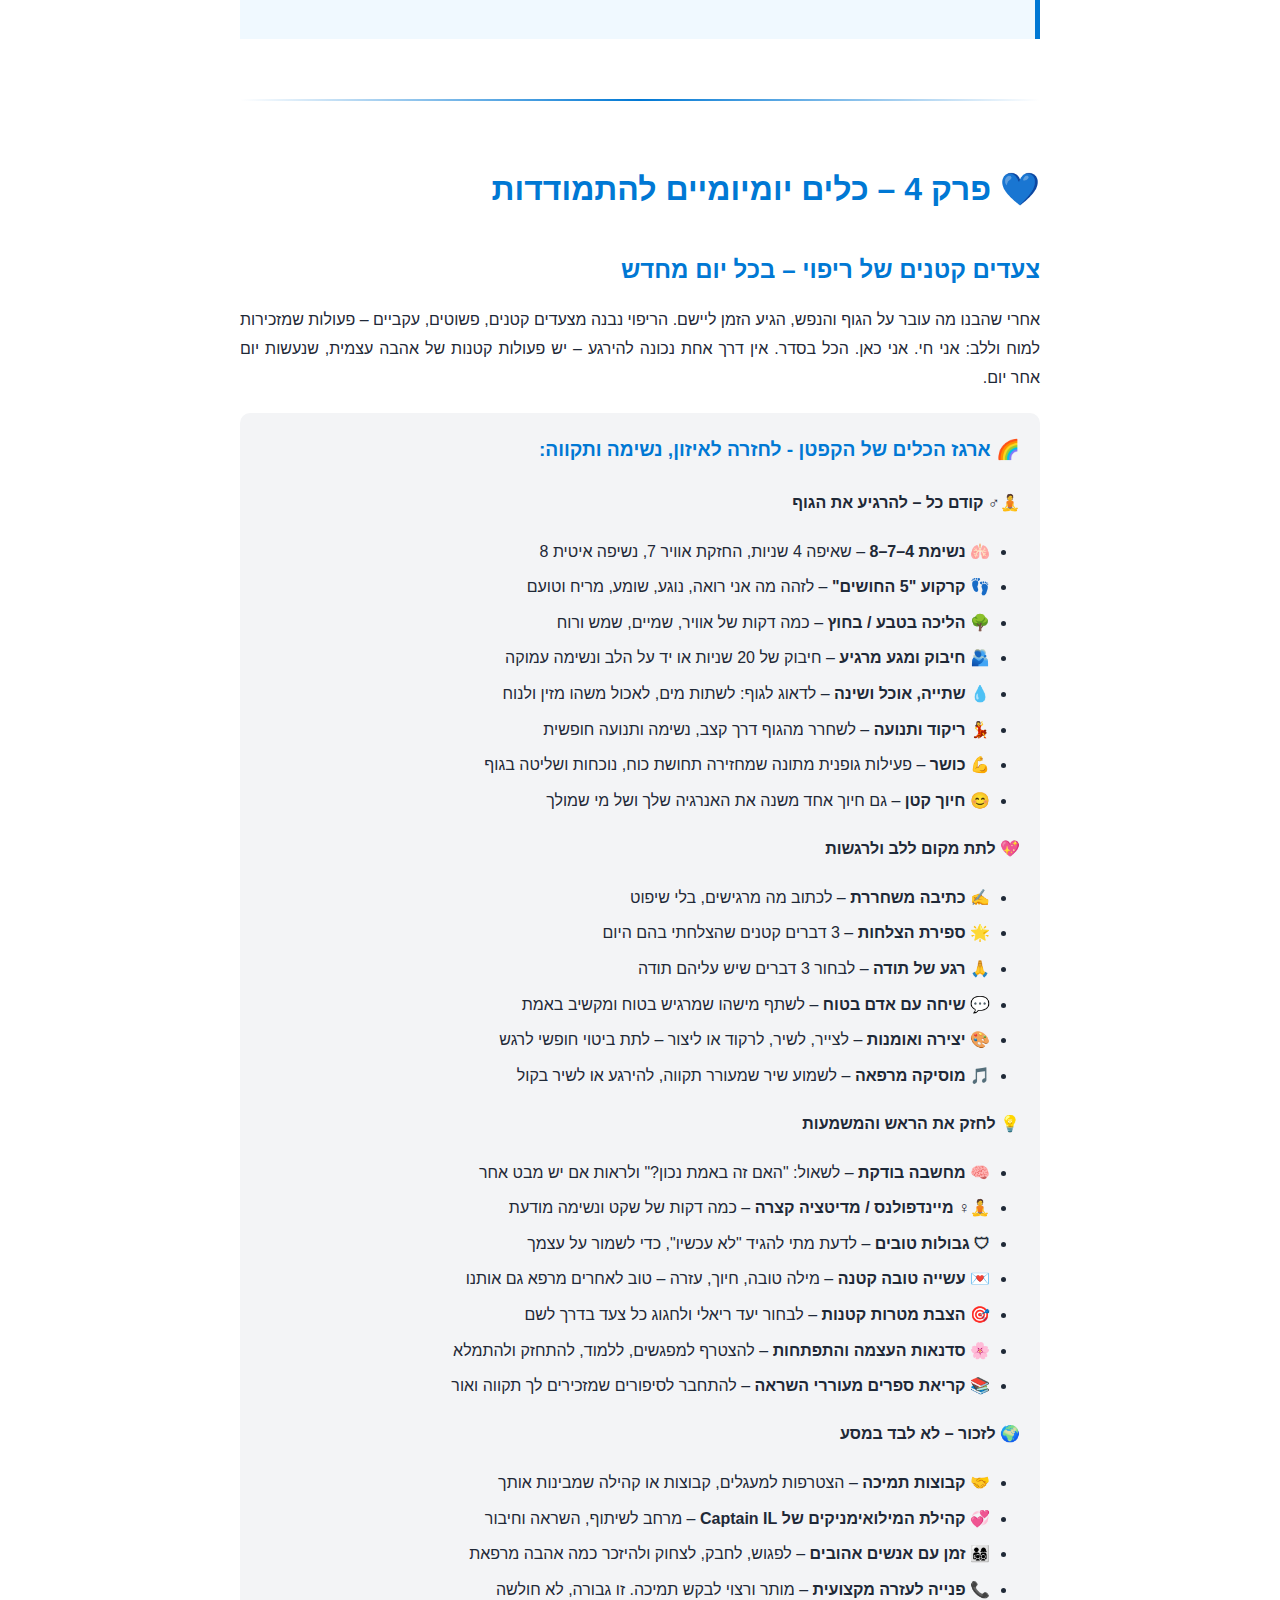
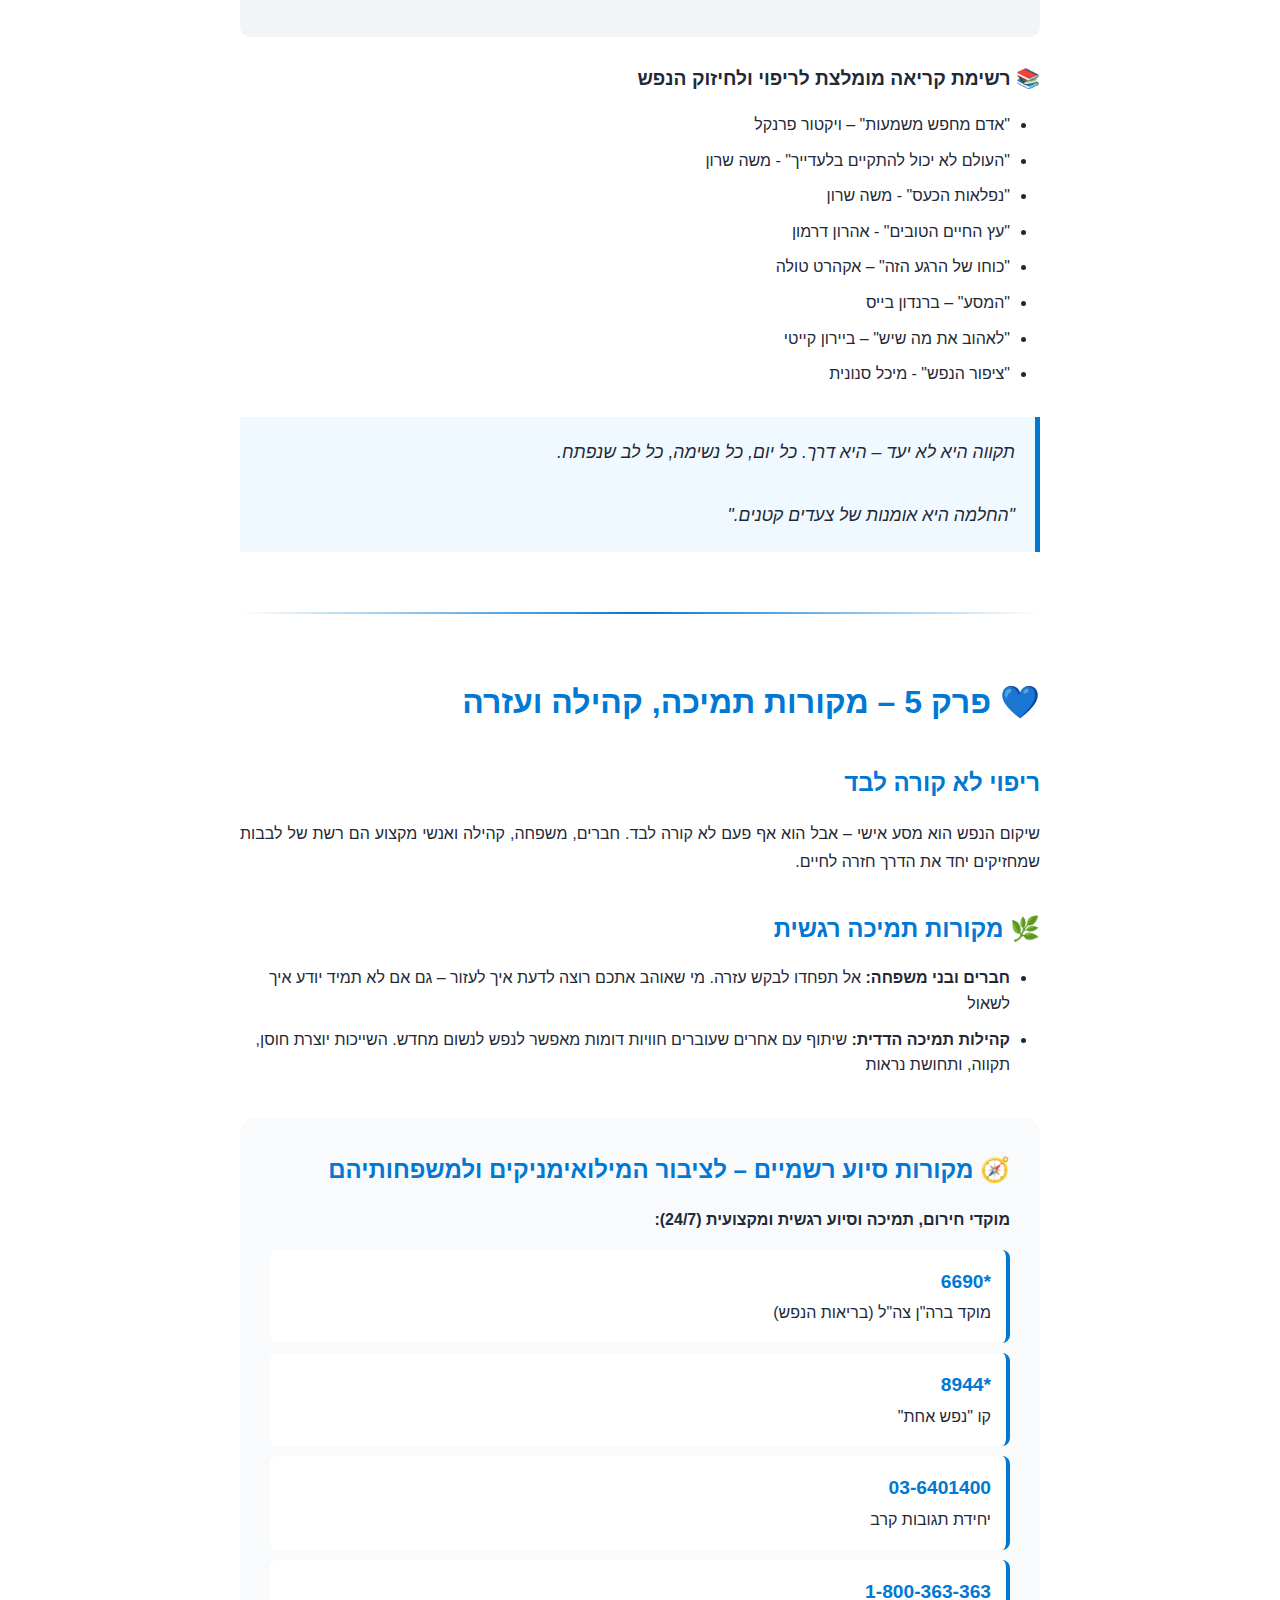
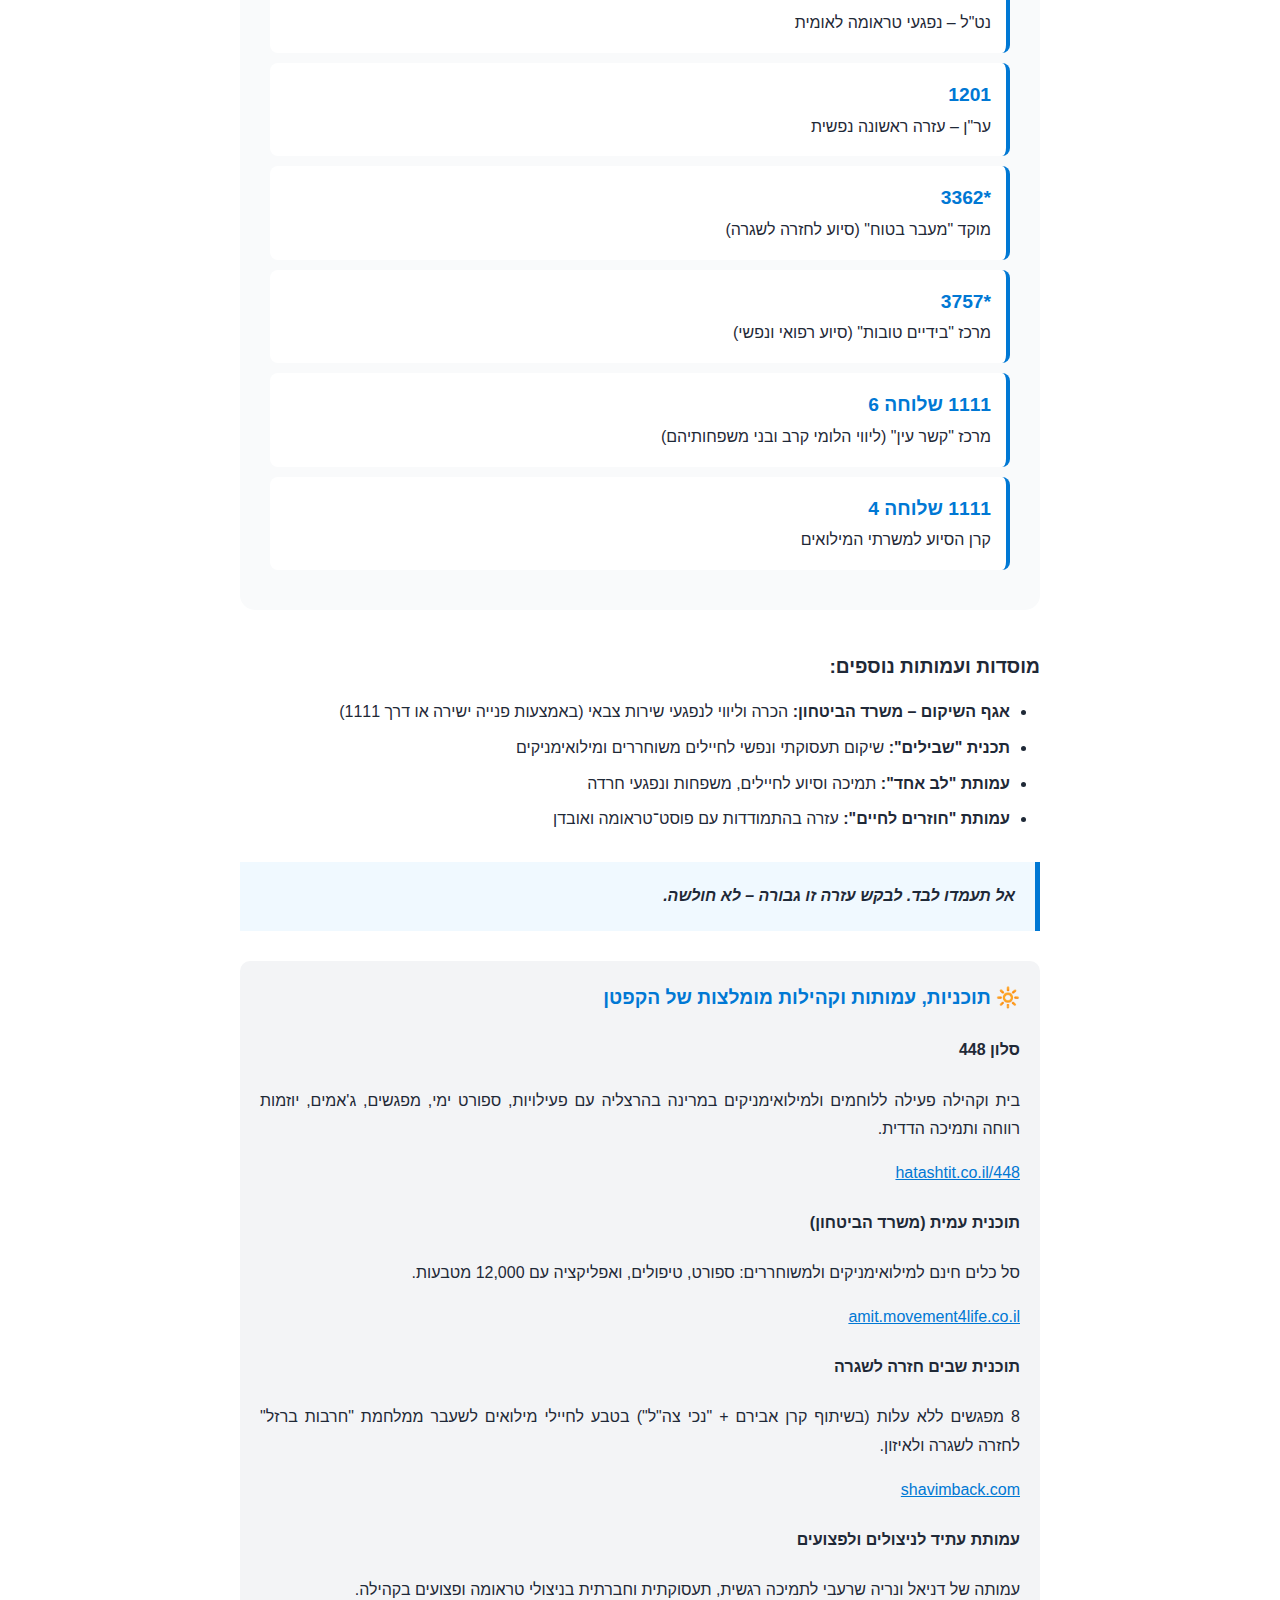
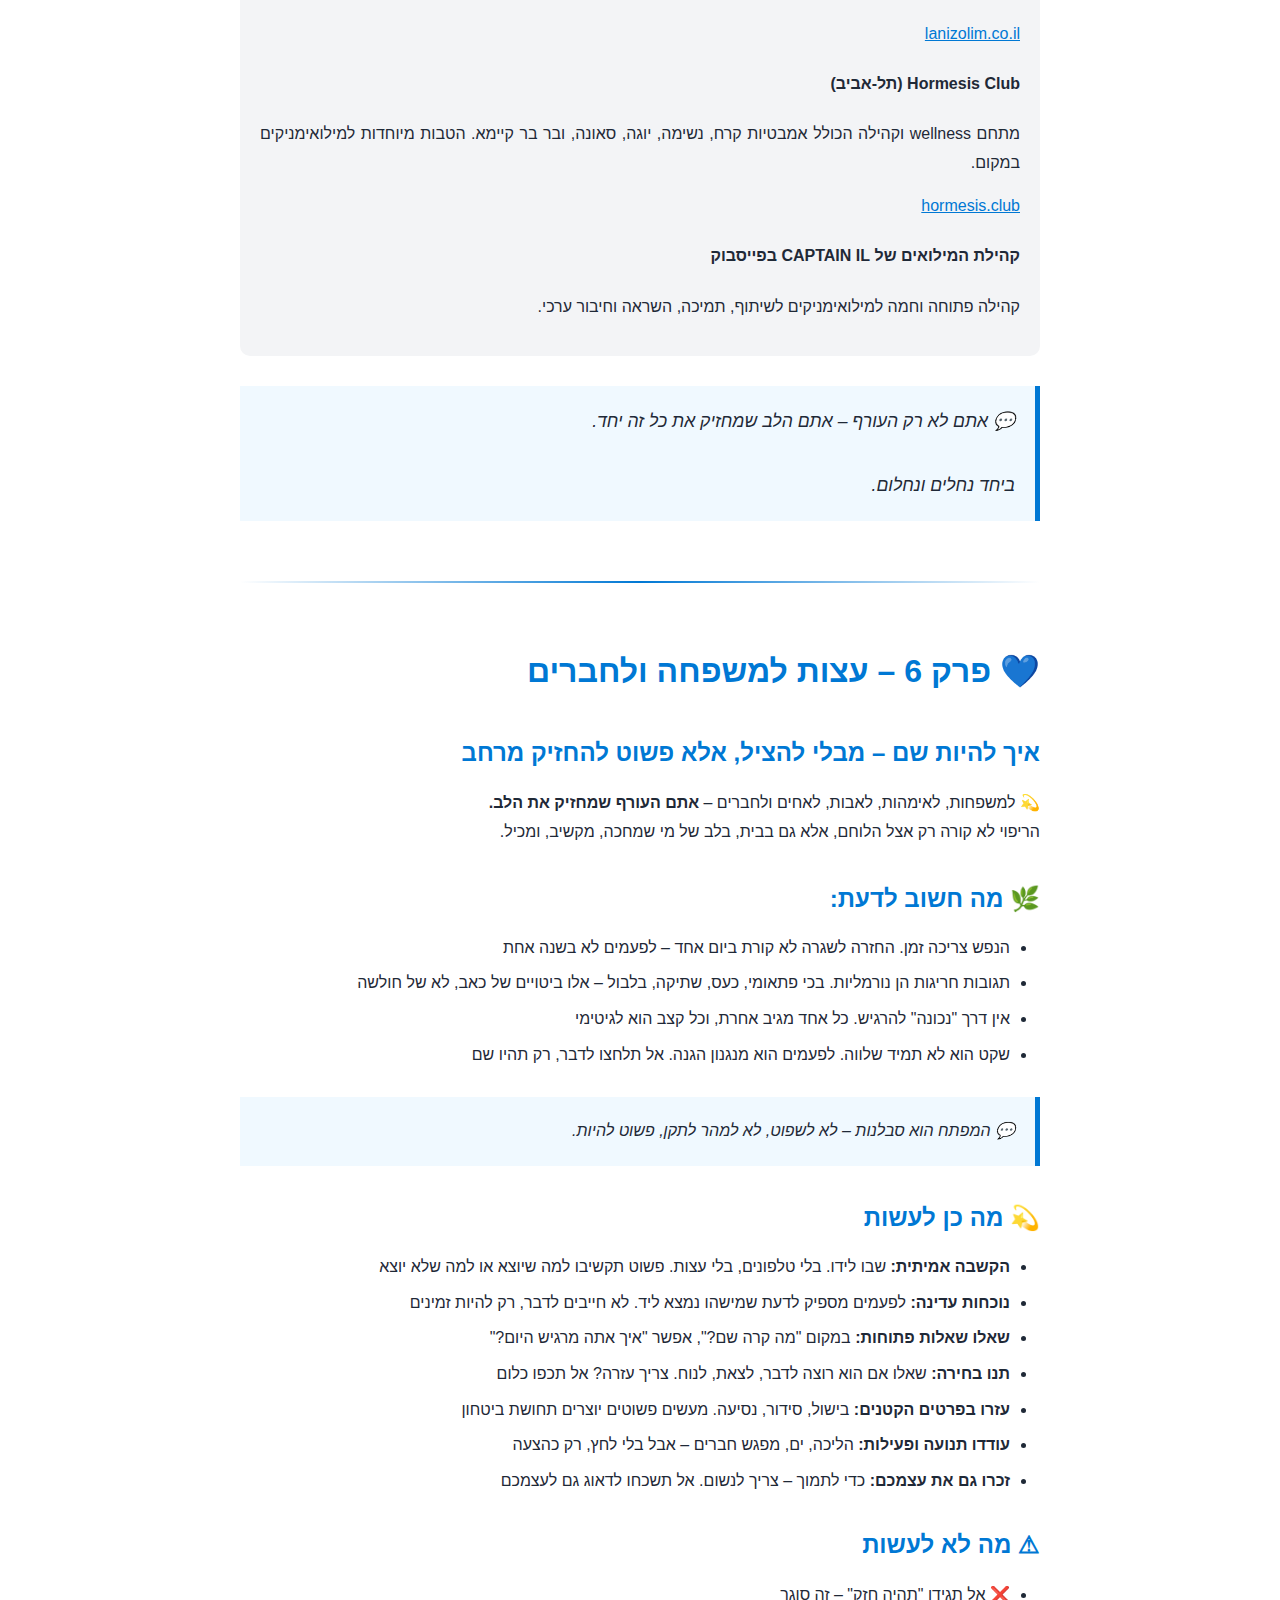
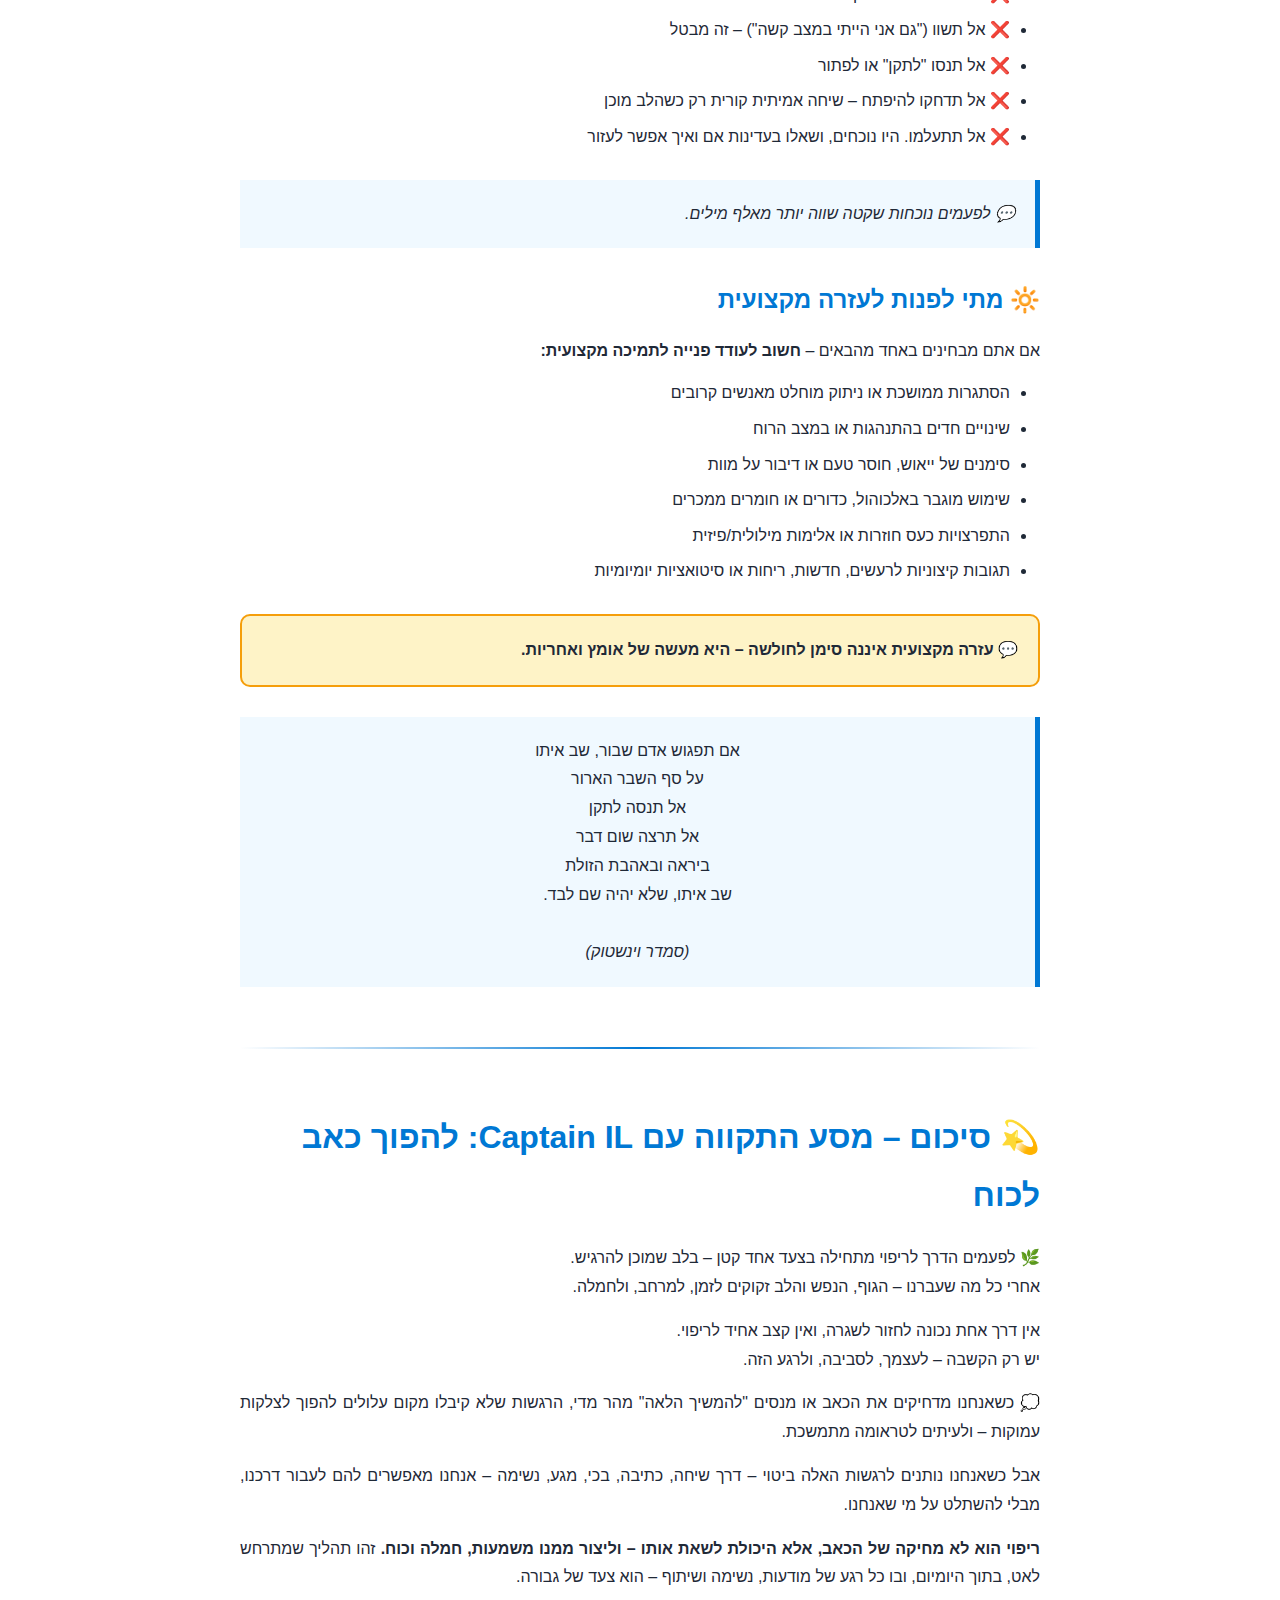
<file: Assets/guide1-hebrew.html>
<!DOCTYPE html>
<html lang="he" dir="rtl">
<head>
    <meta charset="UTF-8">
    <meta name="viewport" content="width=device-width, initial-scale=1.0">
    <title>מדריך לשיקום הנפש - Captain IL</title>
    <style>
        @page {
            margin: 2cm;
        }
        
        body {
            font-family: 'Segoe UI', Arial, 'Noto Sans Hebrew', sans-serif;
            line-height: 1.8;
            color: #1F2937;
            max-width: 800px;
            margin: 0 auto;
            padding: 40px 20px;
            background: #ffffff;
            direction: rtl;
            text-align: right;
        }
        
        .cover {
            text-align: center;
            page-break-after: always;
            padding: 100px 0;
        }
        
        .logo {
            font-size: 3rem;
            font-weight: 800;
            color: #0078D4;
            letter-spacing: 3px;
            margin-bottom: 20px;
        }
        
        .subtitle {
            font-size: 1.2rem;
            color: #6B7280;
            margin-bottom: 40px;
            letter-spacing: 2px;
        }
        
        .cover h1 {
            font-size: 2.5rem;
            color: #1F2937;
            margin: 40px 0 20px;
            line-height: 1.3;
        }
        
        .cover-quote {
            font-size: 1.3rem;
            font-style: italic;
            color: #0078D4;
            margin: 40px 0;
            padding: 20px;
            border-right: 5px solid #0078D4;
            background: #F3F4F6;
        }
        
        .cover-date {
            font-size: 1rem;
            color: #6B7280;
            margin-top: 40px;
        }
        
        h1 {
            color: #0078D4;
            font-size: 2rem;
            margin: 40px 0 20px;
            page-break-after: avoid;
        }
        
        h2 {
            color: #0078D4;
            font-size: 1.5rem;
            margin: 30px 0 15px;
            page-break-after: avoid;
        }
        
        h3 {
            color: #1F2937;
            font-size: 1.2rem;
            margin: 25px 0 10px;
        }
        
        p {
            margin: 15px 0;
            text-align: justify;
        }
        
        .quote-box {
            background: #F0F9FF;
            border-right: 5px solid #0078D4;
            padding: 20px;
            margin: 30px 0;
            font-style: italic;
            page-break-inside: avoid;
        }
        
        .important-box {
            background: #FEF3C7;
            border: 2px solid #F59E0B;
            border-radius: 10px;
            padding: 20px;
            margin: 30px 0;
            page-break-inside: avoid;
        }
        
        .important-box h3 {
            color: #F59E0B;
            margin-top: 0;
        }
        
        .tip-box {
            background: #D1FAE5;
            border-right: 5px solid #10B981;
            padding: 20px;
            margin: 30px 0;
            page-break-inside: avoid;
        }
        
        .tip-box strong {
            color: #10B981;
        }
        
        ul, ol {
            margin: 15px 0;
            padding-right: 30px;
        }
        
        li {
            margin: 10px 0;
            line-height: 1.6;
        }
        
        .section-divider {
            border: 0;
            height: 2px;
            background: linear-gradient(to left, transparent, #0078D4, transparent);
            margin: 60px 0;
        }
        
        .footer {
            text-align: center;
            color: #6B7280;
            font-size: 0.9rem;
            margin-top: 80px;
            padding-top: 30px;
            border-top: 2px solid #E5E7EB;
        }
        
        .contact-section {
            background: #F9FAFB;
            padding: 30px;
            border-radius: 15px;
            margin: 40px 0;
        }
        
        .contact-section h2 {
            margin-top: 0;
        }
        
        .hotline {
            background: white;
            padding: 15px;
            margin: 10px 0;
            border-radius: 8px;
            border-right: 4px solid #0078D4;
        }
        
        .hotline strong {
            color: #0078D4;
            font-size: 1.2rem;
        }
        
        .resources-box {
            background: #F3F4F6;
            padding: 20px;
            border-radius: 10px;
            margin: 20px 0;
        }
        
        .resources-box h3 {
            color: #0078D4;
            margin-top: 0;
        }
        
        .toc {
            background: #F9FAFB;
            padding: 30px;
            border-radius: 15px;
            margin: 30px 0;
        }
        
        .toc h2 {
            text-align: center;
            margin-bottom: 20px;
        }
        
        .toc ul {
            list-style: none;
            padding: 0;
        }
        
        .toc li {
            padding: 10px 0;
            border-bottom: 1px solid #E5E7EB;
        }
        
        @media print {
            body {
                padding: 20px;
            }
            
            .cover {
                padding: 50px 0;
            }
        }
    </style>
</head>
<body>
    <!-- Cover Page -->
    <div class="cover">
        <div style="font-size: 0.9rem; color: #6B7280; margin-bottom: 20px;">בס"ד</div>
        <div class="logo">CAPTAIN IL</div>
        <div class="subtitle">MISSION HOPE</div>
        <h1>מדריך לשיקום הנפש<br>חזרה לאיזון ולחיים<br>אחרי המלחמה</h1>
        <div class="cover-quote">
            <p style="margin: 0;">להילחם זה אומץ.<br>
            להרגיש זה גבורה.<br>
            לבחור לחיות – זה ניצחון.</p>
        </div>
        <div class="cover-date">
            <strong>מדריך אישי-קהילתי לשיקום הנפש אחרי המלחמה</strong><br><br>
            נוצר באהבה עבור לוחמי ולוחמות המילואים של צה"ל<br>
            וכל הישראלים הנושאים את נטל הטראומה האחרונה
        </div>
    </div>

    <!-- Introduction -->
    <h1>💙 הקדמה</h1>
    <p>
        כחלק ממשימת התקווה עם השמחה על חזרת החטופים וסיום עוד שלב במלחמה, רבים עדיין נושאים איתם את המערכה בלב ובנפש. לוחמות ולוחמים, מערך המילואים, מי שחזר, מי שעדיין במדים, ומי שמעבר לגבול – כולם נושאים בתוכם את אותה מלחמה פנימית.
    </p>
    
    <p>
        זו לא רק מלחמה חיצונית של טנקים וגבולות, אלא גם מערכה פנימית על חזרה לנשימה, לאמון, ולשגרה. החלק הקשה באמת מגיע לפעמים דווקא אחרי – כשהשקט בחוץ חושף את הרעש בפנים. הרגעים שבהם הגוף כבר בבית, אבל הראש עוד שם; הלילות, הזיכרונות, החוסר במילים, והתחושה שאין מי שמבין לגמרי.
    </p>
    
    <div class="important-box">
        <h3>זה המקום להזכיר:</h3>
        <p style="font-size: 1.1rem; margin: 0;">
            <strong>המסע הזה הוא לא חולשה – הוא תהליך של ריפוי וצמיחה.</strong>
        </p>
    </div>

    <p>
        אנחנו כאן כדי ללמוד לשקם את עצמנו, להחזיר את הנפש למקומה, ולמצוא מחדש שקט, משמעות ותקווה. המדריך נכתב באהבה גדולה עבור לוחמי ולוחמות המילואים, אך הוא רלוונטי לכל ישראלי באשר הוא – לכל מי שנושא את הלחץ, העומס והכאב מהתקופה האחרונה, ומבקש לעצמו דרך לחזור לאיזון ולחיים מלאים יותר.
    </p>

    <div class="quote-box">
        <p style="font-size: 1.2rem; margin: 0;">
            הלב לוחם, הגוף חוזר הביתה – אבל הנפש עוד בדרך.
        </p>
    </div>

    <!-- Table of Contents -->
    <div class="toc">
        <h2>📖 תוכן עניינים</h2>
        <ul>
            <li><strong>פרק 1</strong> – מה עובר על הנפש בזמן מלחמה</li>
            <li><strong>פרק 2</strong> – תגובות ותסמינים של "חוזרים לשגרה"</li>
            <li><strong>פרק 3</strong> – איך מתחילים לשקם את הנפש</li>
            <li><strong>פרק 4</strong> – כלים יומיומיים להתמודדות</li>
            <li><strong>פרק 5</strong> – מקורות תמיכה, קהילה ועזרה</li>
            <li><strong>פרק 6</strong> – עצות למשפחה ולחברים</li>
            <li><strong>סיכום</strong> – מסע התקווה עם Captain IL: להפוך כאב לכוח</li>
        </ul>
    </div>

    <hr class="section-divider">

    <!-- Chapter 1 -->
    <h1>🌿 פרק 1 – מה עובר על הנפש בזמן מלחמה</h1>
    <h2>תגובות נורמליות בתקופה לא נורמלית</h2>
    
    <p>
        כשנחשפים לסכנה, מוות, חוסר ודאות או חוויה קיצונית – הגוף והנפש נכנסים למצב חירום. זו תגובה טבעית, קדומה, שמטרתה הישרדות. המערכת הפיזית והנפשית משחררות אדרנלין וקורטיזול, מגבירות עירנות ומקטינות תחושת כאב – כדי לאפשר לנו לתפקד תחת לחץ.
    </p>

    <h3>התגובות השכיחות כוללות:</h3>
    <ul>
        <li>מתח שרירים, דופק מואץ, הזעה, תחושת דריכות תמידית</li>
        <li>קושי להירדם, שינה קלה או סיוטים חוזרים</li>
        <li>קפיצות לב, רעד, כאבי ראש או עייפות תמידית</li>
        <li>עצבנות, כעס, בכי פתאומי או תחושת בלבול</li>
        <li>ניתוק רגשי, תחושת ריחוק או חוסר תחושת זמן</li>
        <li>צורך עז בשליטה או להפך – קושי לקבל החלטות</li>
    </ul>

    <div class="quote-box">
        <p><strong>💬 כל אלה תגובות נורמליות לחלוטין למצב לא נורמלי.</strong> הן עדות לכך שהנפש והגוף מגייסים את כוחותיהם כדי להגן על עצמם – גם אם זה מרגיש "משונה".</p>
    </div>

    <h2>⚙ איך עובד מנגנון ההישרדות</h2>
    <p>
        בזמן סכנה, המוח מפעיל את מערכת ה"הילחם, ברח או קפא" (Fight – Flight – Freeze). היא משתלטת על הגוף בשבריר שנייה, לפני שהמחשבה מצליחה לעבד את מה שקורה. התגובה הזו מצילה חיים — אבל היא גם גובה מחיר רגשי ופיזי כשהיא נמשכת לאורך זמן.
    </p>

    <p>
        כשהאיום חולף, המערכת אמורה להרפות ולחזור לשיווי משקל. אבל אחרי תקופות ארוכות של מתח – המוח מתקשה להבין שהסכנה נגמרה, והגוף ממשיך לפעול כאילו הקרב עדיין נמשך: דרוך, מתוח, עייף.
    </p>

    <p>
        זו אחת הסיבות לכך שאחרי חזרה מהשטח, הרבה לוחמים ולוחמות מדווחים על חוסר שקט פנימי, קושי להירגע או תחושת "אין אוויר לנשום".
    </p>

    <div class="important-box">
        <h3>חשוב לזכור:</h3>
        <p>
            <strong>התגובות שאת/ה חווה עכשיו אינן חולשה</strong> – הן עדות לגוף ולנפש שחוו מצב קיצון ועשו הכול כדי לשרוד. להבין את זה – זו כבר תחילת הריפוי. כי ברגע שמפסיקים להילחם בתחושות וברגשות ומתחילים להקשיב להן – נפתח מקום חדש לנשימה, לשקט, ולתקווה.
        </p>
    </div>

    <div class="quote-box">
        <p style="font-size: 1.1rem; margin: 0;">
            "הנפש לא צריכה פקודה כדי להירפא – היא רק צריכה מרחב בטוח לנשום."
        </p>
    </div>

    <hr class="section-divider">

    <!-- Chapter 2 -->
    <h1>💙 פרק 2 – תגובות ותסמינים של "חוזרים לשגרה"</h1>
    <h2>כשהמלחמה בחוץ מסתיימת – אבל בפנים היא עוד נמשכת</h2>

    <p>
        אחרי שהאבק שוקע, והחיים אמורים "לחזור למסלול", מתחילה תקופה חדשה. מבחוץ הכול נראה רגיל – אבל בפנים, משהו השתנה. הגוף אולי בבית, אבל הנפש עדיין בתדר של הישרדות.
    </p>

    <p>
        זו תקופה שבה רבים חווים בלבול, עייפות, תחושת ריקנות, או קושי להבין מה בדיוק "לא עובד". אלה אינם סימנים של חולשה – אלא עדות לתהליך עומק טבעי של הסתגלות מחודשת לחיים אחרי מאמץ קיצון. וזה לגמרי נורמלי – זו דרכה של הנפש לעכל את מה שהיה.
    </p>

    <h2>🌿 תגובות נורמליות אחרי מלחמה</h2>
    <p>אלו תגובות טבעיות ונפוצות בשבועות ובחודשים שלאחר המלחמה. ברוב המקרים הן נחלשות עם הזמן, כשהנפש והגוף מקבלים מנוחה, ביטחון ותמיכה:</p>

    <h3>רגשיות:</h3>
    <ul>
        <li>עצב, בכי פתאומי, רגישות יתר או חוסר סבלנות</li>
        <li>רגשות אשמה ("למה אני ולא הם?"), בלבול או אובדן עניין זמני</li>
        <li>קושי להרגיש "שמחה אמיתית" או חיבור לדברים שפעם ריגשו</li>
        <li>מחשבות חוזרות על מה שהיה, או רצון להתרחק מהנושא לגמרי</li>
    </ul>

    <h3>גופניות:</h3>
    <ul>
        <li>עייפות מוגברת, חולשה או קושי לישון שינה עמוקה</li>
        <li>דפיקות לב, הזעה, מתח שרירים, או תחושת לחץ בחזה</li>
        <li>תיאבון משתנה, כאבי בטן או כאבי ראש מתמשכים</li>
    </ul>

    <h3>התנהגותיות וחברתיות:</h3>
    <ul>
        <li>צורך בשקט, הסתגרות זמנית, או ריחוק חברתי</li>
        <li>רתיעה ממקומות הומי אדם או רעשים חזקים</li>
        <li>רצון לעשייה מוגברת ("להיות עסוק") כדי לא לעצור ולהרגיש</li>
    </ul>

    <div class="quote-box">
        <p><strong>💬 תגובות אלו נחשבות נורמליות.</strong> הנפש לומדת מחדש איך לחיות בשקט אחרי תקופה של רעש.</p>
    </div>

    <h2>⚠ סימני מצוקה – כשהתגובות נמשכות או מחמירות</h2>
    <p>
        אם חלק מהתחושות האלו נמשכות יותר מחודשיים, או מתחילות להחמיר – זה סימן שהנפש זקוקה לעזרה מקצועית או תמיכה משמעותית יותר.
    </p>

    <h3>התנהגותיים:</h3>
    <ul>
        <li>הסתגרות ממושכת, ניתוק מאנשים קרובים</li>
        <li>איבוד עניין מתמשך בעבודה, בלימודים או בתחביבים</li>
        <li>שימוש מופרז באלכוהול, תרופות או חומרים מרגיעים</li>
        <li>חוסר תפקוד יומיומי – קושי לקום, לאכול, או לשמור על שגרה בסיסית</li>
    </ul>

    <h3>רגשיים:</h3>
    <ul>
        <li>עצב עמוק, תחושת ייאוש או ריקנות מתמשכת</li>
        <li>פחדים קבועים, דריכות שלא יורדת, תחושת סכנה מתמדת</li>
        <li>רגשות אשמה כבדים, תחושת חוסר ערך, או מחשבות של "אין טעם"</li>
    </ul>

    <h3>מחשבות והתבטאויות:</h3>
    <ul>
        <li>אמירות כמו "לא רואה עתיד", "נמאס לי מהכול", "עדיף שלא הייתי"</li>
        <li>מחשבות חוזרות על מוות או על חברים שאינם</li>
        <li>בלבול קשה, קושי לקבל החלטות או חוסר יכולת להתרכז</li>
    </ul>

    <div class="important-box">
        <h3>⚠️ חשוב!</h3>
        <p>
            אם אתה או מישהו שאתה מכיר חווה את הסימנים האלה – <strong>פנה מיד לעזרה מקצועית.</strong> אין בושה בבקשת עזרה – זו גבורה.
        </p>
    </div>

    <div class="quote-box">
        <p style="font-size: 1.1rem;">
            הקרב אולי נגמר – אבל הריפוי רק מתחיל.<br>
            הדרך חזרה לעצמך מתחילה בהקשבה למה שאתה מרגיש.<br>
            לנשום. להרגיש. להרפות. לחזור.
        </p>
    </div>

    <hr class="section-divider">

    <!-- Chapter 3 -->
    <h1>💙 פרק 3 – איך מתחילים לשקם את הנפש</h1>
    <h2>מהרגע שבו הגוף חוזר – ועד שהנפש מתחילה לנשום</h2>

    <p>
        לפעמים דווקא מרעיש יותר מכל. הגוף אולי כבר חזר לשגרה, אבל בפנים עוד יש הד. זה השלב שבו מתחיל תהליך השיקום – עדין, אישי, ולעיתים איטי, אבל הוא תמיד אפשרי.
    </p>

    <div class="quote-box">
        <p>💬 הגוף הוא הבית הראשון של הנפש. כשהוא מרגיש בטוח – גם הנפש מתחילה להירגע.</p>
    </div>

    <h2>🌿 שלב ראשון – חזרה לגוף</h2>
    <p>
        כדי לרפא את הנפש, חייבים להתחיל מהגוף. הוא הזיכרון החי של כל מה שעברנו, והוא גם השער לריפוי.
    </p>

    <h3>מה עוזר בשלב הזה:</h3>
    <ul>
        <li><strong>שינה:</strong> להחזיר שעות שינה מסודרות – גם אם זה בהדרגה</li>
        <li><strong>תזונה:</strong> לאכול אוכל אמיתי, פשוט, מחייה</li>
        <li><strong>נשימה:</strong> תרגול נשימה – 4 שניות שאיפה, החזקת אוויר 6, נשיפה 8 (10 פעמים)</li>
        <li><strong>תנועה:</strong> כל תנועה עדינה מחזירה חיים לגוף – הליכה, יוגה, שחייה, ריקוד</li>
        <li><strong>מגע:</strong> חיבוק, מסאז', עיסוי, או אפילו מגע עצמי עדין – מרגיעים את מערכת העצבים</li>
        <li><strong>שהייה בטבע:</strong> הליכה יחפה בחול או בדשא, ישיבה ליד עץ, מבט בשקיעה. הטבע מרפא בלי מילים – מזכיר לנו את הקצב האיטי, היופי והחיים שממשיכים</li>
        <li><strong>קרקוע:</strong> לעצור ולשים לב למה שמרגישים עכשיו – רגליים נוגעות בקרקע, נשימה נכנסת ויוצאת, קול של ציפור או רוח. חיבור מודע לגוף ולרגע ההווה מזכיר למערכת: "אנחנו כאן. עכשיו. בטוחים."</li>
    </ul>

    <h2>💫 שלב שני – חזרה לנפש</h2>
    <p>
        אחרי שהגוף נרגע, מגיע הזמן לפגוש את הרגש. זה לא תהליך של "לשכוח", אלא של לתת מקום למה שהיה – כדי לא להיתקע בו.
    </p>

    <h3>מה עוזר כאן:</h3>
    <ul>
        <li><strong>שיח וכתיבה:</strong> לדבר, לכתוב, לשתף. לא להחזיק בפנים</li>
        <li><strong>הבעה יצירתית:</strong> ציור, שירה, נגינה, צילום – כל דרך שמוציאה החוצה את מה שאין לו מילים</li>
        <li><strong>תמיכה:</strong> לפנות לעזרה מקצועית – פסיכולוג, יועץ, קבוצת תמיכה</li>
        <li><strong>חיבור לאנשים שחוו דבר דומה:</strong> להבין שאתה לא לבד</li>
        <li><strong>מפגש עם רגשות:</strong> לא לפחד מהבכי, מהכעס, מהגעגוע. כל רגש הוא מסר. כשמרגישים אותו ולא בורחים – הוא נרגע</li>
    </ul>

    <div class="quote-box">
        <p>💬 הנפש לא צריכה "תיקון" – היא צריכה מרחב. וכשנותנים לה מקום לנשום, היא מוצאת את הדרך לרפא את עצמה.</p>
    </div>

    <h2>🔆 שלב שלישי – חזרה למשמעות</h2>
    <p>
        כשהכאב מתחיל להירגע, מתעוררת שאלה חדשה: "אז מה עכשיו?" שלב זה עוסק בבנייה מחדש – של זהות, ערכים, תקווה ותחושת שליחות. לא מדובר בלחזור למה שהיה, אלא לגדול מתוך מה שהיה. שלב זה עוסק בבנייה מחודשת – לא מתוך הדחקה, אלא מתוך בחירה.
    </p>

    <h3>מה עוזר כאן:</h3>
    <ul>
        <li><strong>עשייה עם לב:</strong> התנדבות, עזרה לאחרים, תרומה לקהילה – מחזירים תחושת ערך ומשמעות</li>
        <li><strong>חזון אישי:</strong> להציב יעד חדש, גם קטן – ללמוד, לטייל, להקים משהו, להתחיל פרק חדש</li>
        <li><strong>חיבור לערכים:</strong> אמונה, עם, משפחה, טבע – כל מה שמעניק תחושת שורש ויציבות</li>
        <li><strong>יצירה מתוך כאב:</strong> להפוך את החוויה האישית לסיפור, אומנות, או השראה לאחרים</li>
        <li><strong>חזרה לטבעיות:</strong> לא למה שהיה "לפני", אלא למי שאני עכשיו- עם כל מה שגיליתי בדרך</li>
    </ul>

    <div class="quote-box">
        <p style="font-size: 1.1rem;">
            💬 הכאב הוא לא חולשה – הוא סימן של לב אמיץ שחי במלואו.<br>
            ריפוי אמיתי הוא אומץ להמשיך – באור, באהבה, ובאמונה.
        </p>
    </div>

    <hr class="section-divider">

    <!-- Chapter 4 -->
    <h1>💙 פרק 4 – כלים יומיומיים להתמודדות</h1>
    <h2>צעדים קטנים של ריפוי – בכל יום מחדש</h2>

    <p>
        אחרי שהבנו מה עובר על הגוף והנפש, הגיע הזמן ליישם. הריפוי נבנה מצעדים קטנים, פשוטים, עקביים – פעולות שמזכירות למוח וללב: אני חי. אני כאן. הכל בסדר. אין דרך אחת נכונה להירגע – יש פעולות קטנות של אהבה עצמית, שנעשות יום אחר יום.
    </p>

    <div class="resources-box">
        <h3>🌈 ארגז הכלים של הקפטן - לחזרה לאיזון, נשימה ותקווה:</h3>
        
        <h4>🧘♂ קודם כל – להרגיע את הגוף</h4>
        <ul>
            <li><strong>🫁 נשימת 4–7–8</strong> – שאיפה 4 שניות, החזקת אוויר 7, נשיפה איטית 8</li>
            <li><strong>👣 קרקוע "5 החושים"</strong> – לזהה מה אני רואה, נוגע, שומע, מריח וטועם</li>
            <li><strong>🌳 הליכה בטבע / בחוץ</strong> – כמה דקות של אוויר, שמיים, שמש ורוח</li>
            <li><strong>🫂 חיבוק ומגע מרגיע</strong> – חיבוק של 20 שניות או יד על הלב ונשימה עמוקה</li>
            <li><strong>💧 שתייה, אוכל ושינה</strong> – לדאוג לגוף: לשתות מים, לאכול משהו מזין ולנוח</li>
            <li><strong>💃 ריקוד ותנועה</strong> – לשחרר מהגוף דרך קצב, נשימה ותנועה חופשית</li>
            <li><strong>💪 כושר</strong> – פעילות גופנית מתונה שמחזירה תחושת כוח, נוכחות ושליטה בגוף</li>
            <li><strong>😊 חיוך קטן</strong> – גם חיוך אחד משנה את האנרגיה שלך ושל מי שמולך</li>
        </ul>

        <h4>💖 לתת מקום ללב ולרגשות</h4>
        <ul>
            <li><strong>✍ כתיבה משחררת</strong> – לכתוב מה מרגישים, בלי שיפוט</li>
            <li><strong>🌟 ספירת הצלחות</strong> – 3 דברים קטנים שהצלחתי בהם היום</li>
            <li><strong>🙏 רגע של תודה</strong> – לבחור 3 דברים שיש עליהם תודה</li>
            <li><strong>💬 שיחה עם אדם בטוח</strong> – לשתף מישהו שמרגיש בטוח ומקשיב באמת</li>
            <li><strong>🎨 יצירה ואומנות</strong> – לצייר, לשיר, לרקוד או ליצור – לתת ביטוי חופשי לרגש</li>
            <li><strong>🎵 מוסיקה מרפאה</strong> – לשמוע שיר שמעורר תקווה, להירגע או לשיר בקול</li>
        </ul>

        <h4>💡 לחזק את הראש והמשמעות</h4>
        <ul>
            <li><strong>🧠 מחשבה בודקת</strong> – לשאול: "האם זה באמת נכון?" ולראות אם יש מבט אחר</li>
            <li><strong>🧘♀ מיינדפולנס / מדיטציה קצרה</strong> – כמה דקות של שקט ונשימה מודעת</li>
            <li><strong>🛡 גבולות טובים</strong> – לדעת מתי להגיד "לא עכשיו", כדי לשמור על עצמך</li>
            <li><strong>💌 עשייה טובה קטנה</strong> – מילה טובה, חיוך, עזרה – טוב לאחרים מרפא גם אותנו</li>
            <li><strong>🎯 הצבת מטרות קטנות</strong> – לבחור יעד ריאלי ולחגוג כל צעד בדרך לשם</li>
            <li><strong>🌸 סדנאות העצמה והתפתחות</strong> – להצטרף למפגשים, ללמוד, להתחזק ולהתמלא</li>
            <li><strong>📚 קריאת ספרים מעוררי השראה</strong> – להתחבר לסיפורים שמזכירים לך תקווה ואור</li>
        </ul>

        <h4>🌍 לזכור – לא לבד במסע</h4>
        <ul>
            <li><strong>🤝 קבוצות תמיכה</strong> – הצטרפות למעגלים, קבוצות או קהילה שמבינות אותך</li>
            <li><strong>💞 קהילת המילואימניקים של Captain IL</strong> – מרחב לשיתוף, השראה וחיבור</li>
            <li><strong>👨‍👩‍👧‍👦 זמן עם אנשים אהובים</strong> – לפגוש, לחבק, לצחוק ולהיזכר כמה אהבה מרפאת</li>
            <li><strong>📞 פנייה לעזרה מקצועית</strong> – מותר ורצוי לבקש תמיכה. זו גבורה, לא חולשה</li>
        </ul>
    </div>

    <h3>📚 רשימת קריאה מומלצת לריפוי ולחיזוק הנפש</h3>
    <ul>
        <li>"אדם מחפש משמעות" – ויקטור פרנקל</li>
        <li>"העולם לא יכול להתקיים בלעדייך" - משה שרון</li>
        <li>"נפלאות הכעס" - משה שרון</li>
        <li>"עץ החיים הטובים" - אהרון דרמון</li>
        <li>"כוחו של הרגע הזה" – אקהרט טולה</li>
        <li>"המסע" – ברנדון בייס</li>
        <li>"לאהוב את מה שיש" – ביירון קייטי</li>
        <li>"ציפור הנפש" - מיכל סנונית</li>
    </ul>

    <div class="quote-box">
        <p style="font-size: 1.1rem; margin: 0;">
            תקווה היא לא יעד – היא דרך. כל יום, כל נשימה, כל לב שנפתח.<br><br>
            "החלמה היא אומנות של צעדים קטנים."
        </p>
    </div>

    <hr class="section-divider">

    <!-- Chapter 5 -->
    <h1>💙 פרק 5 – מקורות תמיכה, קהילה ועזרה</h1>
    <h2>ריפוי לא קורה לבד</h2>

    <p>
        שיקום הנפש הוא מסע אישי – אבל הוא אף פעם לא קורה לבד. חברים, משפחה, קהילה ואנשי מקצוע הם רשת של לבבות שמחזיקים יחד את הדרך חזרה לחיים.
    </p>

    <h2>🌿 מקורות תמיכה רגשית</h2>
    <ul>
        <li><strong>חברים ובני משפחה:</strong> אל תפחדו לבקש עזרה. מי שאוהב אתכם רוצה לדעת איך לעזור – גם אם לא תמיד יודע איך לשאול</li>
        <li><strong>קהילות תמיכה הדדית:</strong> שיתוף עם אחרים שעוברים חוויות דומות מאפשר לנפש לנשום מחדש. השייכות יוצרת חוסן, תקווה, ותחושת נראות</li>
    </ul>

    <div class="contact-section">
        <h2>🧭 מקורות סיוע רשמיים – לציבור המילואימניקים ולמשפחותיהם</h2>
        <p><strong>מוקדי חירום, תמיכה וסיוע רגשית ומקצועית (24/7):</strong></p>
        
        <div class="hotline">
            <strong>*6690</strong><br>
            מוקד ברה"ן צה"ל (בריאות הנפש)
        </div>
        
        <div class="hotline">
            <strong>*8944</strong><br>
            קו "נפש אחת"
        </div>
        
        <div class="hotline">
            <strong>03-6401400</strong><br>
            יחידת תגובות קרב
        </div>
        
        <div class="hotline">
            <strong>1-800-363-363</strong><br>
            נט"ל – נפגעי טראומה לאומית
        </div>
        
        <div class="hotline">
            <strong>1201</strong><br>
            ער"ן – עזרה ראשונה נפשית
        </div>
        
        <div class="hotline">
            <strong>*3362</strong><br>
            מוקד "מעבר בטוח" (סיוע לחזרה לשגרה)
        </div>
        
        <div class="hotline">
            <strong>*3757</strong><br>
            מרכז "בידיים טובות" (סיוע רפואי ונפשי)
        </div>
        
        <div class="hotline">
            <strong>1111 שלוחה 6</strong><br>
            מרכז "קשר עין" (ליווי הלומי קרב ובני משפחותיהם)
        </div>
        
        <div class="hotline">
            <strong>1111 שלוחה 4</strong><br>
            קרן הסיוע למשרתי המילואים
        </div>
    </div>

    <h3>מוסדות ועמותות נוספים:</h3>
    <ul>
        <li><strong>אגף השיקום – משרד הביטחון:</strong> הכרה וליווי לנפגעי שירות צבאי (באמצעות פנייה ישירה או דרך 1111)</li>
        <li><strong>תכנית "שבילים":</strong> שיקום תעסוקתי ונפשי לחיילים משוחררים ומילואימניקים</li>
        <li><strong>עמותת "לב אחד":</strong> תמיכה וסיוע לחיילים, משפחות ונפגעי חרדה</li>
        <li><strong>עמותת "חוזרים לחיים":</strong> עזרה בהתמודדות עם פוסט־טראומה ואובדן</li>
    </ul>

    <div class="quote-box">
        <p style="margin: 0;"><strong>אל תעמדו לבד. לבקש עזרה זו גבורה – לא חולשה.</strong></p>
    </div>

    <div class="resources-box">
        <h3>🔆 תוכניות, עמותות וקהילות מומלצות של הקפטן</h3>
        
        <h4>סלון 448</h4>
        <p>בית וקהילה פעילה ללוחמים ולמילואימניקים במרינה בהרצליה עם פעילויות, ספורט ימי, מפגשים, ג'אמים, יוזמות רווחה ותמיכה הדדית.</p>
        <p><a href="https://hatashtit.co.il/448" style="color: #0078D4;">hatashtit.co.il/448</a></p>
        
        <h4>תוכנית עמית (משרד הביטחון)</h4>
        <p>סל כלים חינם למילואימניקים ולמשוחררים: ספורט, טיפולים, ואפליקציה עם 12,000 מטבעות.</p>
        <p><a href="https://amit.movement4life.co.il" style="color: #0078D4;">amit.movement4life.co.il</a></p>
        
        <h4>תוכנית שבים חזרה לשגרה</h4>
        <p>8 מפגשים ללא עלות (בשיתוף קרן אבירם + "נכי צה"ל") בטבע לחיילי מילואים לשעבר ממלחמת "חרבות ברזל" לחזרה לשגרה ולאיזון.</p>
        <p><a href="https://shavimback.com" style="color: #0078D4;">shavimback.com</a></p>
        
        <h4>עמותת עתיד לניצולים ולפצועים</h4>
        <p>עמותה של דניאל ונריה שרעבי לתמיכה רגשית, תעסוקתית וחברתית בניצולי טראומה ופצועים בקהילה.</p>
        <p><a href="https://lanizolim.co.il" style="color: #0078D4;">lanizolim.co.il</a></p>
        
        <h4>Hormesis Club (תל-אביב)</h4>
        <p>מתחם wellness וקהילה הכולל אמבטיות קרח, נשימה, יוגה, סאונה, ובר בר קיימא. הטבות מיוחדות למילואימניקים במקום.</p>
        <p><a href="https://hormesis.club" style="color: #0078D4;">hormesis.club</a></p>
        
        <h4>קהילת המילואים של CAPTAIN IL בפייסבוק</h4>
        <p>קהילה פתוחה וחמה למילואימניקים לשיתוף, תמיכה, השראה וחיבור ערכי.</p>
    </div>

    <div class="quote-box">
        <p style="font-size: 1.1rem; margin: 0;">
            💬 אתם לא רק העורף – אתם הלב שמחזיק את כל זה יחד.<br><br>
            ביחד נחלים ונחלום.
        </p>
    </div>

    <hr class="section-divider">

    <!-- Chapter 6 -->
    <h1>💙 פרק 6 – עצות למשפחה ולחברים</h1>
    <h2>איך להיות שם – מבלי להציל, אלא פשוט להחזיק מרחב</h2>

    <p>
        💫 למשפחות, לאימהות, לאבות, לאחים ולחברים – <strong>אתם העורף שמחזיק את הלב.</strong><br>
        הריפוי לא קורה רק אצל הלוחם, אלא גם בבית, בלב של מי שמחכה, מקשיב, ומכיל.
    </p>

    <h2>🌿 מה חשוב לדעת:</h2>
    <ul>
        <li>הנפש צריכה זמן. החזרה לשגרה לא קורת ביום אחד – לפעמים לא בשנה אחת</li>
        <li>תגובות חריגות הן נורמליות. בכי פתאומי, כעס, שתיקה, בלבול – אלו ביטויים של כאב, לא של חולשה</li>
        <li>אין דרך "נכונה" להרגיש. כל אחד מגיב אחרת, וכל קצב הוא לגיטימי</li>
        <li>שקט הוא לא תמיד שלווה. לפעמים הוא מנגנון הגנה. אל תלחצו לדבר, רק תהיו שם</li>
    </ul>

    <div class="quote-box">
        <p style="margin: 0;">💬 המפתח הוא סבלנות – לא לשפוט, לא למהר לתקן, פשוט להיות.</p>
    </div>

    <h2>💫 מה כן לעשות</h2>
    <ul>
        <li><strong>הקשבה אמיתית:</strong> שבו לידו. בלי טלפונים, בלי עצות. פשוט תקשיבו למה שיוצא או למה שלא יוצא</li>
        <li><strong>נוכחות עדינה:</strong> לפעמים מספיק לדעת שמישהו נמצא ליד. לא חייבים לדבר, רק להיות זמינים</li>
        <li><strong>שאלו שאלות פתוחות:</strong> במקום "מה קרה שם?", אפשר "איך אתה מרגיש היום?"</li>
        <li><strong>תנו בחירה:</strong> שאלו אם הוא רוצה לדבר, לצאת, לנוח. צריך עזרה? אל תכפו כלום</li>
        <li><strong>עזרו בפרטים הקטנים:</strong> בישול, סידור, נסיעה. מעשים פשוטים יוצרים תחושת ביטחון</li>
        <li><strong>עודדו תנועה ופעילות:</strong> הליכה, ים, מפגש חברים – אבל בלי לחץ, רק כהצעה</li>
        <li><strong>זכרו גם את עצמכם:</strong> כדי לתמוך – צריך לנשום. אל תשכחו לדאוג גם לעצמכם</li>
    </ul>

    <h2>⚠ מה לא לעשות</h2>
    <ul>
        <li>❌ אל תגידו "תהיה חזק" – זה סוגר</li>
        <li>❌ אל תשוו ("גם אני הייתי במצב קשה") – זה מבטל</li>
        <li>❌ אל תנסו "לתקן" או לפתור</li>
        <li>❌ אל תדחקו להיפתח – שיחה אמיתית קורית רק כשהלב מוכן</li>
        <li>❌ אל תתעלמו. היו נוכחים, ושאלו בעדינות אם ואיך אפשר לעזור</li>
    </ul>

    <div class="quote-box">
        <p style="margin: 0;">💬 לפעמים נוכחות שקטה שווה יותר מאלף מילים.</p>
    </div>

    <h2>🔆 מתי לפנות לעזרה מקצועית</h2>
    <p>אם אתם מבחינים באחד מהבאים – <strong>חשוב לעודד פנייה לתמיכה מקצועית:</strong></p>
    <ul>
        <li>הסתגרות ממושכת או ניתוק מוחלט מאנשים קרובים</li>
        <li>שינויים חדים בהתנהגות או במצב הרוח</li>
        <li>סימנים של ייאוש, חוסר טעם או דיבור על מוות</li>
        <li>שימוש מוגבר באלכוהול, כדורים או חומרים ממכרים</li>
        <li>התפרצויות כעס חוזרות או אלימות מילולית/פיזית</li>
        <li>תגובות קיצוניות לרעשים, חדשות, ריחות או סיטואציות יומיומיות</li>
    </ul>

    <div class="important-box">
        <p style="margin: 0;"><strong>💬 עזרה מקצועית איננה סימן לחולשה – היא מעשה של אומץ ואחריות.</strong></p>
    </div>

    <div class="quote-box" style="font-style: normal;">
        <p style="text-align: center; margin: 0;">
            אם תפגוש אדם שבור, שב איתו<br>
            על סף השבר הארור<br>
            אל תנסה לתקן<br>
            אל תרצה שום דבר<br>
            ביראה ובאהבת הזולת<br>
            שב איתו, שלא יהיה שם לבד.<br><br>
            <em>(סמדר וינשטוק)</em>
        </p>
    </div>

    <hr class="section-divider">

    <!-- Conclusion -->
    <h1>💫 סיכום – מסע התקווה עם Captain IL: להפוך כאב לכוח</h1>

    <p>
        🌿 לפעמים הדרך לריפוי מתחילה בצעד אחד קטן – בלב שמוכן להרגיש.<br>
        אחרי כל מה שעברנו – הגוף, הנפש והלב זקוקים לזמן, למרחב, ולחמלה.
    </p>

    <p>
        אין דרך אחת נכונה לחזור לשגרה, ואין קצב אחיד לריפוי.<br>
        יש רק הקשבה – לעצמך, לסביבה, ולרגע הזה.
    </p>

    <p>
        💭 כשאנחנו מדחיקים את הכאב או מנסים "להמשיך הלאה" מהר מדי, הרגשות שלא קיבלו מקום עלולים להפוך לצלקות עמוקות – ולעיתים לטראומה מתמשכת.
    </p>

    <p>
        אבל כשאנחנו נותנים לרגשות האלה ביטוי – דרך שיחה, כתיבה, בכי, מגע, נשימה – אנחנו מאפשרים להם לעבור דרכנו, מבלי להשתלט על מי שאנחנו.
    </p>

    <p>
        <strong>ריפוי הוא לא מחיקה של הכאב, אלא היכולת לשאת אותו – וליצור ממנו משמעות, חמלה וכוח.</strong> זהו תהליך שמתרחש לאט, בתוך היומיום, ובו כל רגע של מודעות, נשימה ושיתוף – הוא צעד של גבורה.
    </p>

    <p>
        💫 זה הזמן לתת מקום לכל מה שעולה: פחד, בלבול, כעס, געגוע או תקווה.<br>
        הרגשות אינם אויב – הם מצפן. הם הדרך של הגוף והנפש לספר מה עוד מבקש ריפוי.<br>
        כשאנחנו לומדים להקשיב להם – אנחנו חוזרים בהדרגה לעצמנו.
    </p>

    <p><strong>וכמו שעם שלם נלחם – כך עם שלם גם מתרפא.</strong></p>

    <p>
        המסע הזה הוא לא רק שלנו כיחידים – הוא מסע קולקטיבי של לבבות שמתעוררים, לומדים לנשום, להרפות, להרגיש, ולבנות יחד עולם חדש שבו פגיעות היא לא חולשה – אלא אומץ.
    </p>

    <div class="quote-box">
        <p style="font-size: 1.2rem; text-align: center; margin: 0;">
            דווקא מתוך הסדקים נכנס האור,<br>
            ובתוך כל קושי מסתתרת הזדמנות להיוולד מחדש.
        </p>
    </div>

    <hr class="section-divider">

    <div class="resources-box">
        <h2 style="text-align: center; margin-bottom: 30px;">💫 Captain IL: Mission HOPE</h2>
        
        <p>
            <strong>Captain IL</strong> היא יוזמה חברתית-קהילתית שנולדה מתוך הלב של עם ישראל. תנועת השראה וריפוי שמחברת בין מערכי הלוחמה, המילואים, משפחות וקהילות בארץ ובעולם, במטרה להפוך את הכאב האישי והלאומי לכוח של תקווה, חיבור ועשייה. להאיר, להעצים ולבנות גשר בין לבבות – בארץ ובעולם.
        </p>

        <p style="text-align: center; font-size: 1.1rem; margin: 30px 0;">
            אם המדריך נגע בכם, אם אתם מרגישים את הקריאה<br>
            להמשיך את האור הזה – אפשר לקחת חלק במסע<br>
            ולעזור לפרויקט לגדול, לצמוח ולהגיע לעוד נשמות.
        </p>

        <p>
            הפרויקט פועל באופן עצמאי, וכל תמיכה עוזרת לשמור עליו חי ונושם – להפיק תכנים חדשים, להרחיב את הפעילות, ולהמשיך להפיץ תקווה.
        </p>

        <h3>💭 הצטרפו אלינו</h3>
        <p>
            שתפו את מסעות הריפוי, ההחלמה והתקווה שלכם בקהילת המילואימניקים של Captain IL – כדי לעורר אור, השראה ותחושת ביחד.
        </p>

        <p>
            📲 עקבו אחרי <strong>Captain.IL</strong> בפייסבוק ובאינסטגרם, והצטרפו לתנועה של אהבה, אחדות וריפוי.
        </p>

        <p style="text-align: center; font-size: 1.1rem; margin: 30px 0;">
            💖 ניתן לתמוך בפרויקט בביט: <strong>052-6363203</strong>
        </p>

        <p style="text-align: center; font-style: italic;">
            באהבה והכרת תודה – על כל לב שמצטרף למשימה<br>
            של אור, תקווה וריפוי.
        </p>
    </div>

    <div class="quote-box" style="margin-top: 40px;">
        <p style="font-size: 1.3rem; text-align: center; margin: 0;">
            <strong>Mission HOPE</strong> היא לא רק יוזמה – היא מסע של לבבות אמיצים.<br><br>
            גם מתוך השברים – אנחנו בוחרים באור, באהבה, ובתקומה.
        </p>
    </div>

    <div class="footer">
        <div class="logo" style="font-size: 2rem;">CAPTAIN IL</div>
        <p style="font-weight: 600; margin: 10px 0;">MISSION HOPE</p>
        <p>חלק ממשימת HOPE • נוצר באהבה ללוחמים ולעם ישראל</p>
        <p>לכבוד כל מי שנושאים אור דרך החושך</p>
        <p style="margin-top: 20px;">
            <strong>ליצירת קשר:</strong> Bbbaruchi@gmail.com<br>
            <strong>עקבו אחרינו:</strong> Facebook & Instagram - Captain IL
        </p>
        <p style="margin-top: 20px; font-size: 0.8rem;">בס"ד</p>
    </div>
</body>
</html>
</file>
<file: styles.css>
/* Reset and Base Styles */
* {
    margin: 0;
    padding: 0;
    box-sizing: border-box;
}

:root {
    --primary-blue: #0078D4;
    --light-blue: #4DA6FF;
    --dark-blue: #005A9E;
    --gold: #FFB900;
    --white: #FFFFFF;
    --light-gray: #F3F4F6;
    --medium-gray: #6B7280;
    --dark-gray: #1F2937;
    --gradient-blue: linear-gradient(135deg, #0078D4 0%, #00BCF2 100%);
    --gradient-hope: linear-gradient(135deg, #667eea 0%, #764ba2 100%);
    --shadow-sm: 0 1px 2px 0 rgba(0, 0, 0, 0.05);
    --shadow-md: 0 4px 6px -1px rgba(0, 0, 0, 0.1);
    --shadow-lg: 0 10px 15px -3px rgba(0, 0, 0, 0.1);
    --shadow-xl: 0 20px 25px -5px rgba(0, 0, 0, 0.1);
}

body {
    font-family: 'Heebo', -apple-system, BlinkMacSystemFont, 'Segoe UI', sans-serif;
    line-height: 1.6;
    color: var(--dark-gray);
    overflow-x: hidden;
}

.container {
    max-width: 1200px;
    margin: 0 auto;
    padding: 0 20px;
}

/* Navigation */
.navbar {
    position: fixed;
    top: 0;
    left: 0;
    right: 0;
    background: rgba(255, 255, 255, 0.95);
    backdrop-filter: blur(10px);
    box-shadow: var(--shadow-md);
    z-index: 1000;
    transition: all 0.3s ease;
}

.navbar .container {
    display: flex;
    justify-content: space-between;
    align-items: center;
    padding: 1rem 20px;
}

.nav-brand h1 {
    font-size: 1.5rem;
    font-weight: 800;
    color: var(--primary-blue);
    letter-spacing: 2px;
}

.nav-brand .tagline {
    display: block;
    font-size: 0.7rem;
    color: var(--medium-gray);
    font-weight: 500;
    letter-spacing: 3px;
    margin-top: -5px;
}

.nav-menu {
    display: flex;
    list-style: none;
    gap: 2rem;
    align-items: center;
}

.nav-menu a {
    text-decoration: none;
    color: var(--dark-gray);
    font-weight: 500;
    transition: color 0.3s ease;
}

.nav-menu a:hover {
    color: var(--primary-blue);
}

.btn-nav {
    background: var(--gradient-blue);
    color: white !important;
    padding: 0.5rem 1.5rem;
    border-radius: 25px;
    font-weight: 600;
}

/* Language Switcher */
.language-switcher {
    display: flex;
    gap: 0.5rem;
    align-items: center;
    margin-left: 1rem;
}

.lang-btn {
    display: flex;
    align-items: center;
    gap: 0.3rem;
    padding: 0.5rem 1rem;
    border-radius: 20px;
    text-decoration: none;
    color: var(--dark-gray);
    transition: all 0.3s ease;
    border: 2px solid transparent;
    font-weight: 700;
    font-size: 0.9rem;
    letter-spacing: 0.5px;
}

.lang-btn:hover {
    background: var(--light-gray);
    border-color: var(--primary-blue);
}

.lang-btn.active {
    background: var(--primary-blue);
    color: white;
    border-color: var(--primary-blue);
}

.hamburger {
    display: none;
    flex-direction: column;
    cursor: pointer;
}

.hamburger span {
    width: 25px;
    height: 3px;
    background: var(--dark-gray);
    margin: 3px 0;
    transition: 0.3s;
}

/* Hero Section */
.hero {
    position: relative;
    min-height: 100vh;
    display: flex;
    align-items: center;
    justify-content: center;
    background: var(--gradient-blue);
    color: white;
    text-align: center;
    padding: 120px 20px 80px;
}

.hero-overlay {
    position: absolute;
    top: 0;
    left: 0;
    right: 0;
    bottom: 0;
    background: url('data:image/svg+xml,<svg width="100" height="100" xmlns="http://www.w3.org/2000/svg"><defs><pattern id="grid" width="100" height="100" patternUnits="userSpaceOnUse"><path d="M 100 0 L 0 0 0 100" fill="none" stroke="rgba(255,255,255,0.05)" stroke-width="1"/></pattern></defs><rect width="100%" height="100%" fill="url(%23grid)"/></svg>');
    opacity: 0.3;
}

.hero-content {
    position: relative;
    z-index: 1;
}

.hero-badge {
    display: inline-block;
    background: rgba(255, 255, 255, 0.2);
    backdrop-filter: blur(10px);
    padding: 0.5rem 1.5rem;
    border-radius: 25px;
    font-weight: 600;
    font-size: 1.1rem;
    margin-bottom: 1.5rem;
    animation: fadeInDown 1s ease;
}

.hero-title {
    font-size: clamp(2rem, 5vw, 3.5rem);
    font-weight: 800;
    margin-bottom: 1rem;
    line-height: 1.2;
    animation: fadeInUp 1s ease 0.2s both;
}

.hero-subtitle {
    font-size: clamp(1.2rem, 3vw, 1.8rem);
    font-weight: 300;
    margin-bottom: 1rem;
    opacity: 0.95;
    animation: fadeInUp 1s ease 0.4s both;
}

.hero-description {
    font-size: clamp(1rem, 2vw, 1.3rem);
    max-width: 700px;
    margin: 0 auto 2.5rem;
    opacity: 0.9;
    animation: fadeInUp 1s ease 0.6s both;
}

.hero-buttons {
    display: flex;
    gap: 1rem;
    justify-content: center;
    flex-wrap: wrap;
    margin-bottom: 2rem;
    animation: fadeInUp 1s ease 0.8s both;
}

.hero-quote {
    font-size: 1.2rem;
    font-style: italic;
    opacity: 0.8;
    margin-top: 3rem;
    animation: fadeInUp 1s ease 1s both;
}

/* Buttons */
.btn {
    display: inline-block;
    padding: 1rem 2rem;
    border-radius: 30px;
    text-decoration: none;
    font-weight: 600;
    transition: all 0.3s ease;
    cursor: pointer;
    border: none;
    font-size: 1rem;
}

.btn-primary {
    background: white;
    color: var(--primary-blue);
    box-shadow: var(--shadow-lg);
}

.btn-primary:hover {
    transform: translateY(-2px);
    box-shadow: var(--shadow-xl);
}

.btn-secondary {
    background: rgba(255, 255, 255, 0.2);
    color: white;
    border: 2px solid white;
}

.btn-secondary:hover {
    background: white;
    color: var(--primary-blue);
}

.btn-large {
    padding: 1.2rem 3rem;
    font-size: 1.2rem;
}

/* Section Styles */
section {
    padding: 80px 20px;
}

.section-header {
    text-align: center;
    margin-bottom: 3rem;
}

.section-badge {
    display: inline-block;
    background: var(--gradient-blue);
    color: white;
    padding: 0.5rem 1.5rem;
    border-radius: 25px;
    font-weight: 600;
    margin-bottom: 1rem;
    font-size: 1rem;
}

.section-header h2 {
    font-size: clamp(2rem, 4vw, 3rem);
    font-weight: 800;
    color: var(--dark-gray);
    margin-bottom: 1rem;
}

.section-subtitle {
    font-size: 1.2rem;
    color: var(--medium-gray);
    max-width: 800px;
    margin: 0 auto;
}

/* About Section */
.about {
    background: var(--light-gray);
}

.about-grid {
    display: grid;
    grid-template-columns: repeat(auto-fit, minmax(300px, 1fr));
    gap: 2rem;
}

.about-card {
    background: white;
    padding: 2.5rem;
    border-radius: 15px;
    box-shadow: var(--shadow-md);
    transition: all 0.3s ease;
}

.about-card:hover {
    transform: translateY(-5px);
    box-shadow: var(--shadow-xl);
}

.card-icon {
    font-size: 3rem;
    margin-bottom: 1rem;
}

.about-card h3 {
    font-size: 1.5rem;
    font-weight: 700;
    color: var(--primary-blue);
    margin-bottom: 1rem;
}

.about-card p {
    color: var(--medium-gray);
    line-height: 1.8;
}

/* Mission Section */
.mission {
    background: white;
}

.mission-pillars {
    display: grid;
    grid-template-columns: repeat(auto-fit, minmax(280px, 1fr));
    gap: 2rem;
}

.pillar {
    background: var(--light-gray);
    padding: 2.5rem;
    border-radius: 15px;
    text-align: center;
    transition: all 0.3s ease;
    border: 3px solid transparent;
}

.pillar:hover {
    border-color: var(--primary-blue);
    transform: scale(1.02);
}

.pillar-icon {
    font-size: 3.5rem;
    margin-bottom: 1rem;
}

.pillar h3 {
    font-size: 1.5rem;
    font-weight: 700;
    color: var(--dark-gray);
    margin-bottom: 0.5rem;
}

.pillar p {
    color: var(--medium-gray);
    margin-bottom: 1rem;
    font-style: italic;
}

.pillar ul {
    list-style: none;
    padding: 0;
}

.pillar li {
    padding: 0.5rem 0;
    color: var(--primary-blue);
    font-weight: 500;
}

.pillar li::before {
    content: "→ ";
    font-weight: bold;
}

/* Goals Section */
.goals {
    background: var(--gradient-blue);
    color: white;
}

.goals .section-badge {
    background: rgba(255, 255, 255, 0.2);
}

.goals .section-header h2 {
    color: white;
}

.goals-grid {
    display: grid;
    grid-template-columns: repeat(5, 1fr);
    gap: 1.5rem;
}

.goal-card {
    background: rgba(255, 255, 255, 0.1);
    backdrop-filter: blur(10px);
    padding: 2rem;
    border-radius: 15px;
    text-align: center;
    border: 2px solid rgba(255, 255, 255, 0.2);
    transition: all 0.3s ease;
}

.goal-card:hover {
    background: rgba(255, 255, 255, 0.15);
    transform: translateY(-5px);
}

.goal-icon {
    font-size: 3rem;
    margin-bottom: 1rem;
}

.goal-card h3 {
    font-size: 1.3rem;
    font-weight: 700;
    margin-bottom: 0.5rem;
}

.goal-card p {
    opacity: 0.9;
    font-size: 0.95rem;
}

/* Why Now Section */
.why-now {
    background: #FFF9E6;
    border-top: 5px solid var(--gold);
    border-bottom: 5px solid var(--gold);
}

.why-now-content {
    max-width: 900px;
    margin: 0 auto;
    text-align: center;
}

.why-now h2 {
    font-size: clamp(1.8rem, 4vw, 2.5rem);
    font-weight: 800;
    color: var(--dark-gray);
    margin-bottom: 2rem;
}

.why-now-grid {
    display: grid;
    grid-template-columns: repeat(auto-fit, minmax(300px, 1fr));
    gap: 2rem;
    margin-top: 2rem;
}

.why-now-item {
    background: white;
    padding: 2rem;
    border-radius: 15px;
    box-shadow: var(--shadow-md);
}

.why-now-item p {
    font-size: 1.1rem;
    line-height: 1.8;
    color: var(--medium-gray);
}

/* Impact Section */
.impact {
    background: var(--light-gray);
}

.impact-timeline {
    max-width: 800px;
    margin: 0 auto;
}

.impact-item {
    background: white;
    padding: 2rem;
    border-radius: 15px;
    margin-bottom: 1.5rem;
    box-shadow: var(--shadow-md);
    display: flex;
    gap: 1.5rem;
    transition: all 0.3s ease;
}

.impact-item:hover {
    transform: translateX(10px);
    box-shadow: var(--shadow-lg);
}

.impact-checkmark {
    font-size: 2rem;
    flex-shrink: 0;
}

.impact-item h3 {
    font-size: 1.3rem;
    font-weight: 700;
    color: var(--primary-blue);
    margin-bottom: 0.5rem;
}

.impact-item p {
    color: var(--medium-gray);
    line-height: 1.8;
}

/* Roadmap Section */
.roadmap {
    background: white;
}

.roadmap-timeline {
    display: grid;
    grid-template-columns: repeat(5, 1fr);
    gap: 1.5rem;
}

.roadmap-phase {
    background: var(--light-gray);
    padding: 2rem;
    border-radius: 15px;
    border: 2px solid rgba(0, 120, 212, 0.2);
    text-align: center;
    transition: all 0.3s ease;
}

.roadmap-phase:hover {
    transform: translateY(-5px);
    box-shadow: var(--shadow-lg);
    border-color: var(--primary-blue);
}

.phase-header h3 {
    font-size: 1.1rem;
    font-weight: 700;
    color: var(--primary-blue);
    margin-bottom: 0.5rem;
}

.phase-title {
    font-size: 1.3rem;
    font-weight: 700;
    color: var(--dark-gray);
    margin-bottom: 1rem;
}

.roadmap-phase ul {
    list-style: none;
    padding: 0;
}

.roadmap-phase li {
    padding: 0.5rem 0;
    color: var(--medium-gray);
    border-bottom: 1px solid rgba(0, 0, 0, 0.05);
}

.roadmap-phase li:last-child {
    border-bottom: none;
}

.roadmap-phase li::before {
    content: "• ";
    color: var(--primary-blue);
    font-weight: bold;
    margin-right: 0.5rem;
}

/* Beyond 2026 Section */
.beyond-2026 {
    background: linear-gradient(135deg, #4facfe 0%, #00f2fe 100%);
    color: white;
    padding: 100px 20px;
}

.beyond-2026 .section-header {
    text-align: center;
    margin-bottom: 60px;
}

.beyond-2026 .section-header h2,
.beyond-2026 .section-badge {
    color: white;
}

.beyond-grid {
    display: grid;
    grid-template-columns: repeat(5, 1fr);
    gap: 20px;
    max-width: 1400px;
    margin: 0 auto;
}

.beyond-item {
    background: rgba(255, 255, 255, 0.15);
    backdrop-filter: blur(10px);
    padding: 30px;
    border-radius: 15px;
    border: 2px solid rgba(255, 255, 255, 0.3);
    transition: all 0.3s ease;
    text-align: center;
}

.beyond-item:hover {
    transform: translateY(-5px);
    background: rgba(255, 255, 255, 0.25);
    box-shadow: 0 10px 30px rgba(0, 0, 0, 0.2);
}

.beyond-icon {
    font-size: 3rem;
    margin-bottom: 20px;
}

.beyond-item h3 {
    font-size: 1.2rem;
    font-weight: 700;
    margin-bottom: 15px;
    color: white;
}

.beyond-item p {
    font-size: 0.95rem;
    line-height: 1.5;
    color: rgba(255, 255, 255, 0.95);
}

.beyond-footer {
    text-align: center;
    margin-top: 60px;
    padding-top: 40px;
    border-top: 2px solid rgba(255, 255, 255, 0.3);
}

.beyond-tagline {
    font-size: 1.5rem;
    font-weight: 700;
    color: white;
    font-style: italic;
}

/* Funding Section */
.funding {
    background: var(--gradient-hope);
    color: white;
}

.funding .section-badge {
    background: rgba(255, 255, 255, 0.2);
}

.funding .section-header h2 {
    color: white;
}

.funding-goal {
    font-size: 2rem;
    font-weight: 800;
    margin-top: 1rem;
}

.funding-goal strong {
    color: var(--gold);
    font-size: 2.5rem;
}

.funding-breakdown {
    display: grid;
    grid-template-columns: repeat(auto-fit, minmax(280px, 1fr));
    gap: 2rem;
    margin: 3rem auto;
}

.funding-item {
    background: rgba(255, 255, 255, 0.1);
    backdrop-filter: blur(10px);
    padding: 2rem;
    border-radius: 15px;
}

.funding-bar {
    background: rgba(255, 255, 255, 0.2);
    height: 50px;
    border-radius: 25px;
    overflow: hidden;
    margin-bottom: 1rem;
}

.funding-fill {
    background: linear-gradient(90deg, var(--gold) 0%, #FFD700 100%);
    height: 100%;
    display: flex;
    align-items: center;
    justify-content: center;
    font-weight: 800;
    font-size: 1.5rem;
    color: var(--dark-gray);
    transition: width 1s ease;
}

.funding-item h3 {
    font-size: 1.5rem;
    font-weight: 700;
    margin-bottom: 0.5rem;
}

.funding-item p {
    font-size: 1.1rem;
    margin-bottom: 0.5rem;
}

.funding-desc {
    font-style: italic;
    opacity: 0.9;
}

.donate-cta {
    text-align: center;
    background: rgba(255, 255, 255, 0.15);
    backdrop-filter: blur(10px);
    padding: 3rem;
    border-radius: 20px;
    margin-top: 3rem;
}

.donate-cta h2 {
    font-size: 2.5rem;
    margin-bottom: 1rem;
}

.donate-cta p {
    font-size: 1.2rem;
    margin-bottom: 2rem;
    max-width: 700px;
    margin-left: auto;
    margin-right: auto;
}

/* Resources Section */
.resources {
    background: white;
}

.resources-grid {
    display: grid;
    grid-template-columns: repeat(auto-fit, minmax(280px, 1fr));
    gap: 2rem;
    margin-bottom: 3rem;
}

.resource-card {
    background: var(--light-gray);
    padding: 2rem;
    border-radius: 15px;
    box-shadow: var(--shadow-md);
    transition: all 0.3s ease;
}

.resource-card:hover {
    transform: translateY(-5px);
    box-shadow: var(--shadow-lg);
}

.resource-card.featured {
    grid-column: 1 / -1;
    background: linear-gradient(135deg, #f5f7fa 0%, #c3cfe2 100%);
    border: 3px solid var(--primary-blue);
}

.resource-header {
    text-align: center;
    margin-bottom: 2rem;
}

.resource-icon {
    font-size: 4rem;
    margin-bottom: 1rem;
}

.resource-card h3 {
    font-size: 1.8rem;
    font-weight: 700;
    color: var(--primary-blue);
    margin-bottom: 0.5rem;
}

.resource-subtitle {
    font-size: 1.2rem;
    color: var(--medium-gray);
    font-style: italic;
    margin-bottom: 1rem;
}

.resource-content {
    max-width: 900px;
    margin: 0 auto;
}

.resource-description {
    font-size: 1.1rem;
    line-height: 1.8;
    color: var(--dark-gray);
    margin-bottom: 2rem;
    text-align: center;
}

.resource-highlights {
    background: white;
    padding: 2rem;
    border-radius: 10px;
    margin-bottom: 2rem;
}

.resource-highlights h4 {
    font-size: 1.3rem;
    font-weight: 700;
    color: var(--primary-blue);
    margin-bottom: 1rem;
}

.resource-highlights ul {
    list-style: none;
    padding: 0;
}

.resource-highlights li {
    padding: 0.7rem 0;
    font-size: 1.05rem;
    color: var(--dark-gray);
    border-bottom: 1px solid var(--light-gray);
}

.resource-highlights li:last-child {
    border-bottom: none;
}

.resource-quote {
    background: rgba(0, 120, 212, 0.1);
    padding: 2rem;
    border-radius: 10px;
    border-left: 5px solid var(--primary-blue);
    margin-bottom: 2rem;
    text-align: center;
}

.resource-quote p {
    font-size: 1.2rem;
    font-style: italic;
    color: var(--dark-gray);
    margin-bottom: 0.5rem;
}

.quote-translation {
    font-size: 1rem !important;
    color: var(--medium-gray) !important;
    font-style: normal !important;
}

.resource-actions {
    display: flex;
    gap: 1rem;
    justify-content: center;
    flex-wrap: wrap;
    margin-bottom: 2rem;
}

.resource-actions .btn {
    flex: 1;
    min-width: 200px;
    display: flex;
    align-items: center;
    justify-content: center;
    gap: 0.5rem;
}

.resource-footer {
    text-align: center;
    padding-top: 1.5rem;
    border-top: 2px solid rgba(0, 120, 212, 0.2);
}

.resource-footer p {
    color: var(--medium-gray);
    font-size: 0.95rem;
    font-style: italic;
}

.hotline-list {
    display: flex;
    flex-direction: column;
    gap: 1rem;
}

.hotline-item {
    display: flex;
    justify-content: space-between;
    align-items: center;
    padding: 1rem;
    background: white;
    border-radius: 8px;
    border-left: 4px solid var(--primary-blue);
}

.hotline-item strong {
    font-size: 1.3rem;
    color: var(--primary-blue);
    font-weight: 700;
    min-width: 120px;
}

.hotline-item span {
    font-size: 0.95rem;
    color: var(--dark-gray);
}

.community-list,
.tools-list {
    list-style: none;
    padding: 0;
}

.community-list li,
.tools-list li {
    padding: 0.8rem 0;
    color: var(--dark-gray);
    border-bottom: 1px solid rgba(0, 0, 0, 0.1);
    line-height: 1.6;
}

.community-list li:last-child,
.tools-list li:last-child {
    border-bottom: none;
}

.community-list strong {
    color: var(--primary-blue);
}

.tools-list li::before {
    content: "✓ ";
    color: var(--primary-blue);
    font-weight: bold;
    margin-right: 0.5rem;
}

.resources-cta {
    background: var(--gradient-blue);
    color: white;
    padding: 3rem;
    border-radius: 20px;
    text-align: center;
    max-width: 900px;
    margin: 0 auto;
}

.resources-message {
    font-size: 1.2rem;
    line-height: 1.8;
    font-style: italic;
    margin: 0;
}

/* Founder Section */
.founder {
    background: var(--light-gray);
}

.founder-quote {
    font-size: 1.5rem;
    font-style: italic;
    color: var(--primary-blue);
    max-width: 700px;
    margin: 1rem auto 2rem;
}

.founder-content {
    max-width: 900px;
    margin: 0 auto;
}

.founder-bio {
    background: white;
    padding: 3rem;
    border-radius: 15px;
    box-shadow: var(--shadow-lg);
}

.founder-credentials {
    list-style: none;
    padding: 0;
}

.founder-credentials li {
    padding: 1rem 0;
    font-size: 1.1rem;
    color: var(--dark-gray);
    border-bottom: 1px solid var(--light-gray);
}

.founder-credentials li:last-child {
    border-bottom: none;
}

/* Partners Section */
.partners {
    background: var(--light-gray);
    padding: 80px 20px;
}

.partners .section-header {
    text-align: center;
    margin-bottom: 50px;
}

.partners-grid {
    display: grid;
    grid-template-columns: repeat(5, 1fr);
    gap: 30px;
    max-width: 1400px;
    margin: 0 auto;
    align-items: center;
}

.partner-logo {
    display: flex;
    align-items: center;
    justify-content: center;
    padding: 30px;
    background: white;
    border-radius: 15px;
    transition: all 0.3s ease;
    min-height: 150px;
    text-decoration: none;
    cursor: pointer;
}

.partner-logo:hover {
    transform: translateY(-5px);
    box-shadow: var(--shadow-lg);
}

.partner-logo img {
    max-width: 100%;
    max-height: 100px;
    width: auto;
    height: auto;
    object-fit: contain;
    filter: grayscale(20%);
    transition: filter 0.3s ease;
}

.partner-logo:hover img {
    filter: grayscale(0%);
    transform: scale(1.05);
}

.partners-footer {
    text-align: center;
    margin-top: 60px;
}

.partners-tagline {
    font-size: 1.3rem;
    color: var(--dark-gray);
    font-weight: 600;
    margin-top: 10px;
}

/* Contact Section */
.contact {
    background: white;
}

.contact-grid {
    display: grid;
    grid-template-columns: repeat(4, 1fr);
    gap: 1.5rem;
    margin: 0 auto;
}

.contact-card {
    background: var(--light-gray);
    padding: 2.5rem;
    border-radius: 15px;
    text-align: center;
    transition: all 0.3s ease;
}

.contact-card:hover {
    transform: translateY(-5px);
    box-shadow: var(--shadow-lg);
}

.contact-card h3 {
    font-size: 1.5rem;
    font-weight: 700;
    color: var(--primary-blue);
    margin-bottom: 1rem;
}

.contact-card p {
    color: var(--medium-gray);
    margin-bottom: 1.5rem;
    line-height: 1.8;
}

/* Footer */
.footer {
    background: var(--dark-gray);
    color: white;
    padding: 4rem 20px 2rem;
}

.footer-content {
    display: grid;
    grid-template-columns: repeat(auto-fit, minmax(300px, 1fr));
    gap: 3rem;
    margin-bottom: 3rem;
}

.footer-brand h2 {
    font-size: 2rem;
    font-weight: 800;
    color: var(--light-blue);
    letter-spacing: 2px;
    margin-bottom: 0.5rem;
}

.footer-tagline {
    font-size: 0.9rem;
    color: var(--medium-gray);
    font-weight: 500;
    letter-spacing: 3px;
    margin-bottom: 1rem;
}

.footer-brand p {
    opacity: 0.8;
    font-size: 0.95rem;
}

.footer-quote {
    text-align: center;
}

.footer-quote p {
    font-size: 1.2rem;
    font-style: italic;
    opacity: 0.9;
    margin-bottom: 1rem;
}

.footer-final {
    font-size: 1.1rem !important;
    font-weight: 700 !important;
    color: var(--light-blue) !important;
}

.footer-bottom {
    text-align: center;
    padding-top: 2rem;
    border-top: 1px solid rgba(255, 255, 255, 0.1);
}

.footer-bottom p {
    opacity: 0.7;
    font-size: 0.9rem;
    margin: 0.5rem 0;
}

/* Animations */
@keyframes fadeInUp {
    from {
        opacity: 0;
        transform: translateY(30px);
    }
    to {
        opacity: 1;
        transform: translateY(0);
    }
}

@keyframes fadeInDown {
    from {
        opacity: 0;
        transform: translateY(-30px);
    }
    to {
        opacity: 1;
        transform: translateY(0);
    }
}

/* Accessibility Button */
.accessibility-btn {
    position: fixed;
    bottom: 20px;
    right: 20px;
    width: 60px;
    height: 60px;
    background: #0078D4;
    color: white;
    border: none;
    border-radius: 50%;
    font-size: 1.5rem;
    cursor: pointer;
    box-shadow: 0 4px 12px rgba(0, 0, 0, 0.3);
    z-index: 9999;
    transition: all 0.3s ease;
    display: flex;
    align-items: center;
    justify-content: center;
}

.accessibility-btn:hover {
    background: #005a9e;
    transform: scale(1.1);
}

.accessibility-menu {
    position: fixed;
    bottom: 90px;
    right: 20px;
    background: white;
    border-radius: 15px;
    padding: 20px;
    box-shadow: 0 4px 20px rgba(0, 0, 0, 0.2);
    z-index: 9998;
    display: none;
    min-width: 250px;
}

.accessibility-menu.active {
    display: block;
}

.accessibility-menu h3 {
    color: #0078D4;
    margin: 0 0 15px 0;
    font-size: 1.1rem;
}

.accessibility-menu button {
    display: block;
    width: 100%;
    padding: 12px;
    margin: 8px 0;
    background: #F3F4F6;
    border: 2px solid transparent;
    border-radius: 8px;
    cursor: pointer;
    font-size: 0.95rem;
    transition: all 0.3s ease;
    text-align: left;
}

.accessibility-menu button:hover {
    background: #E5E7EB;
    border-color: #0078D4;
}

.accessibility-menu button.active {
    background: #0078D4;
    color: white;
}

.accessibility-menu a {
    display: block;
    margin-top: 15px;
    padding-top: 15px;
    border-top: 2px solid #E5E7EB;
    color: #0078D4;
    text-decoration: none;
    font-size: 0.9rem;
}

.accessibility-menu a:hover {
    text-decoration: underline;
}

/* High Contrast Mode */
body.high-contrast {
    background: #000 !important;
    color: #fff !important;
}

body.high-contrast .navbar,
body.high-contrast .footer,
body.high-contrast section {
    background: #000 !important;
    color: #fff !important;
}

body.high-contrast .btn {
    background: #fff !important;
    color: #000 !important;
    border: 2px solid #fff !important;
}

body.high-contrast a {
    color: #ffff00 !important;
}

/* Large Text Mode */
body.large-text {
    font-size: 120%;
}

body.large-text h1 {
    font-size: 3rem;
}

body.large-text h2 {
    font-size: 2.2rem;
}

body.large-text p,
body.large-text li {
    font-size: 1.3rem;
}

/* Underline Links Mode */
body.underline-links a {
    text-decoration: underline !important;
}

/* Responsive Design */
@media (max-width: 768px) {
    .nav-brand h1 {
        font-size: 1.1rem;
        letter-spacing: 1px;
        white-space: nowrap;
    }

    .nav-brand .tagline {
        font-size: 0.6rem;
        letter-spacing: 2px;
    }

    .nav-brand img {
        height: 40px !important;
    }

    .nav-menu {
        display: none;
        position: absolute;
        top: 100%;
        left: 0;
        right: 0;
        background: white;
        flex-direction: column;
        padding: 2rem;
        box-shadow: var(--shadow-lg);
    }

    .nav-menu.active {
        display: flex;
    }

    .language-switcher {
        margin-left: auto;
        margin-right: 1rem;
    }

    .hamburger {
        display: flex;
    }

    .hero {
        padding: 100px 20px 60px;
    }

    .hero-buttons {
        flex-direction: column;
        align-items: stretch;
    }

    .btn {
        width: 100%;
    }

    section {
        padding: 60px 20px;
    }

    .about-grid,
    .mission-pillars,
    .goals-grid,
    .funding-breakdown,
    .partners-grid,
    .beyond-grid,
    .contact-grid {
        grid-template-columns: 1fr;
    }

    .roadmap-timeline {
        grid-template-columns: 1fr;
    }

    .impact-item {
        flex-direction: column;
        text-align: center;
    }

    .footer-content {
        grid-template-columns: 1fr;
        text-align: center;
    }
}

@media (max-width: 480px) {
    .hero-title {
        font-size: 1.8rem;
    }

    .hero-subtitle {
        font-size: 1.1rem;
    }

    .section-header h2 {
        font-size: 1.8rem;
    }

    .funding-goal {
        font-size: 1.5rem;
    }

    .funding-goal strong {
        font-size: 2rem;
    }
}
</file>
